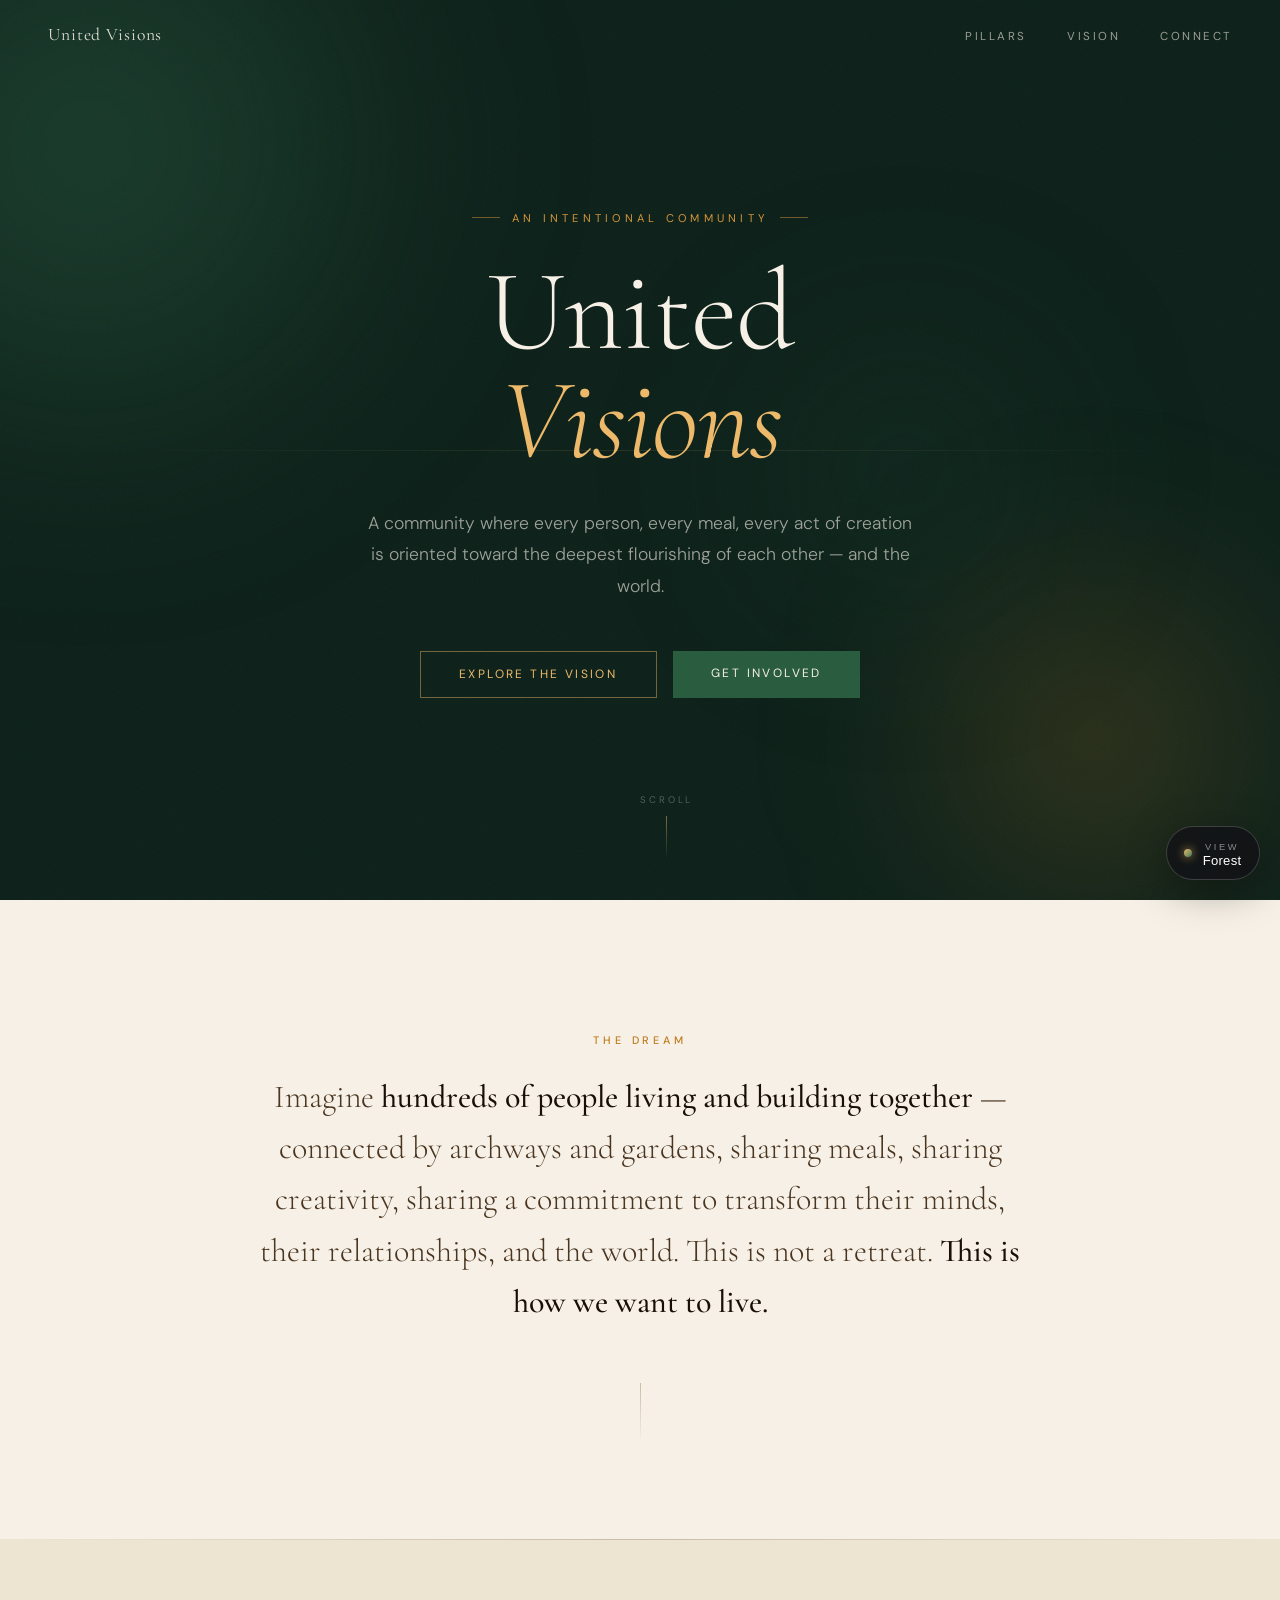
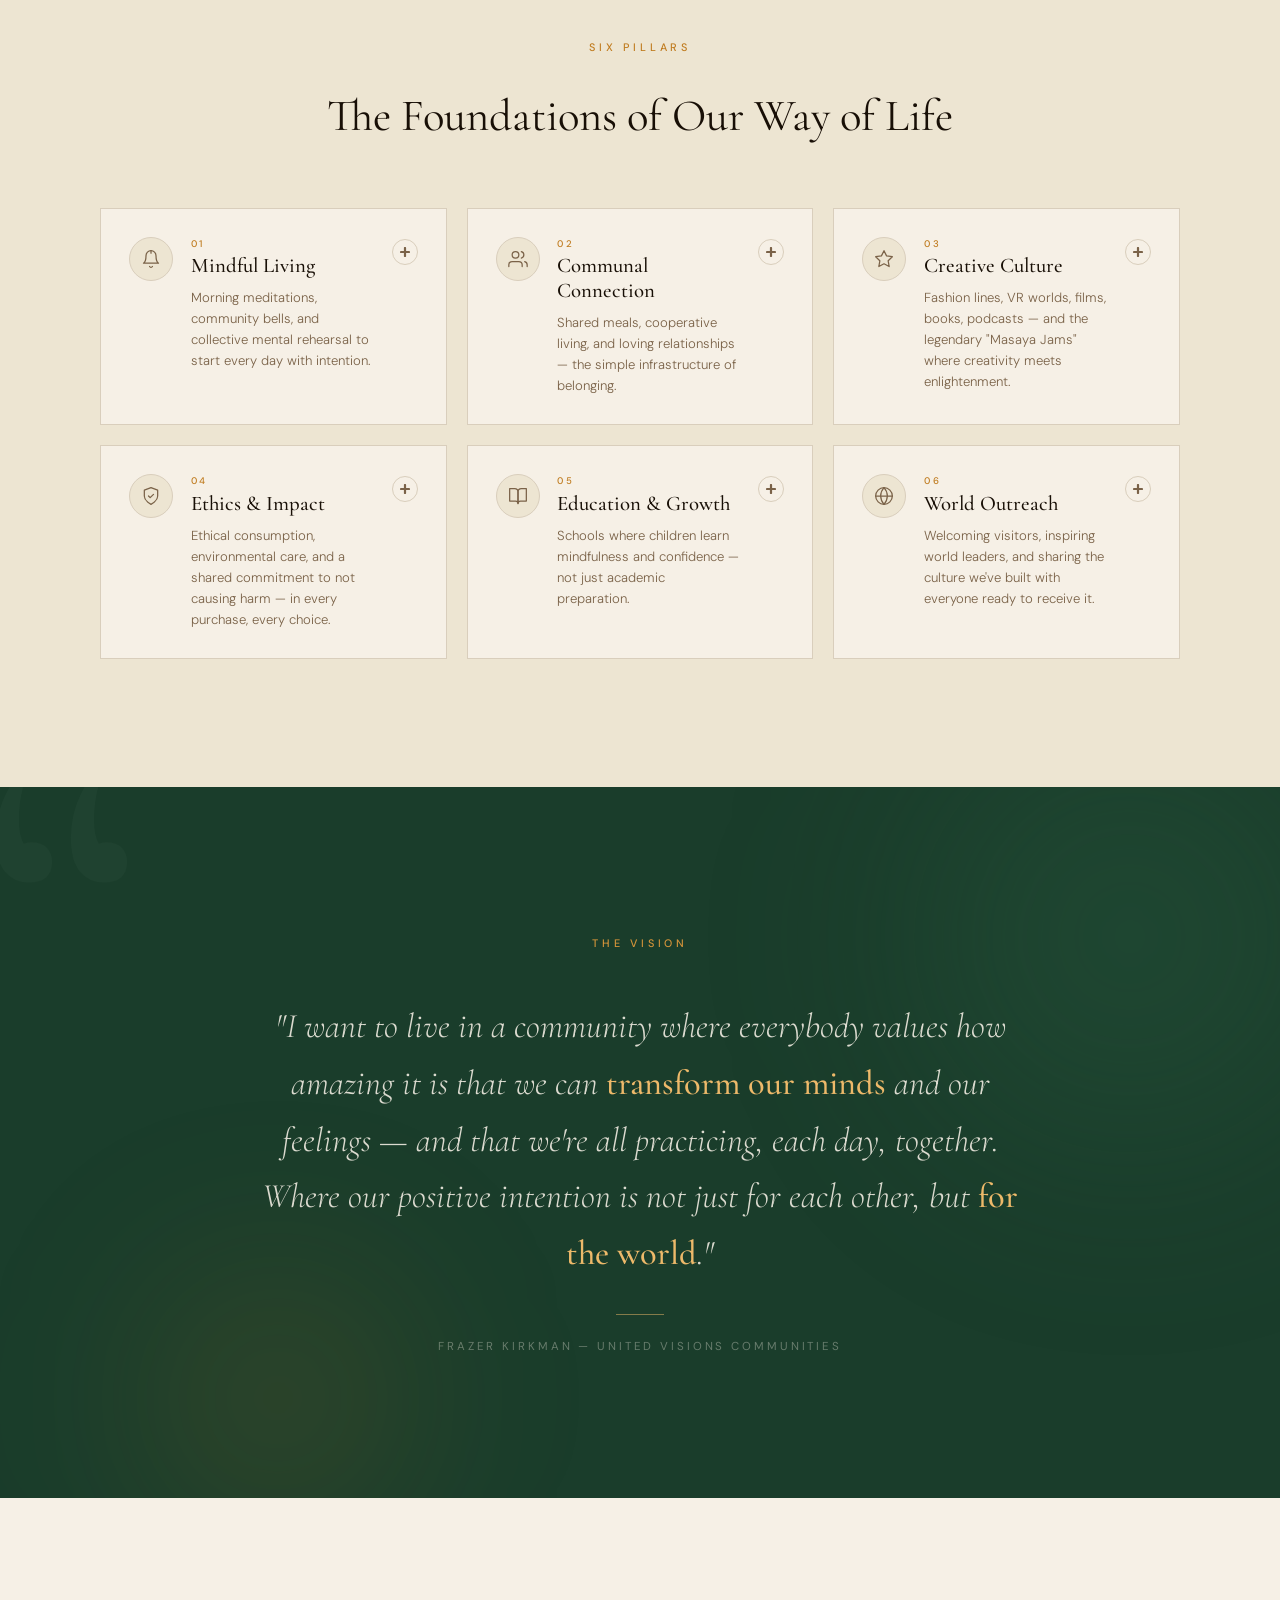
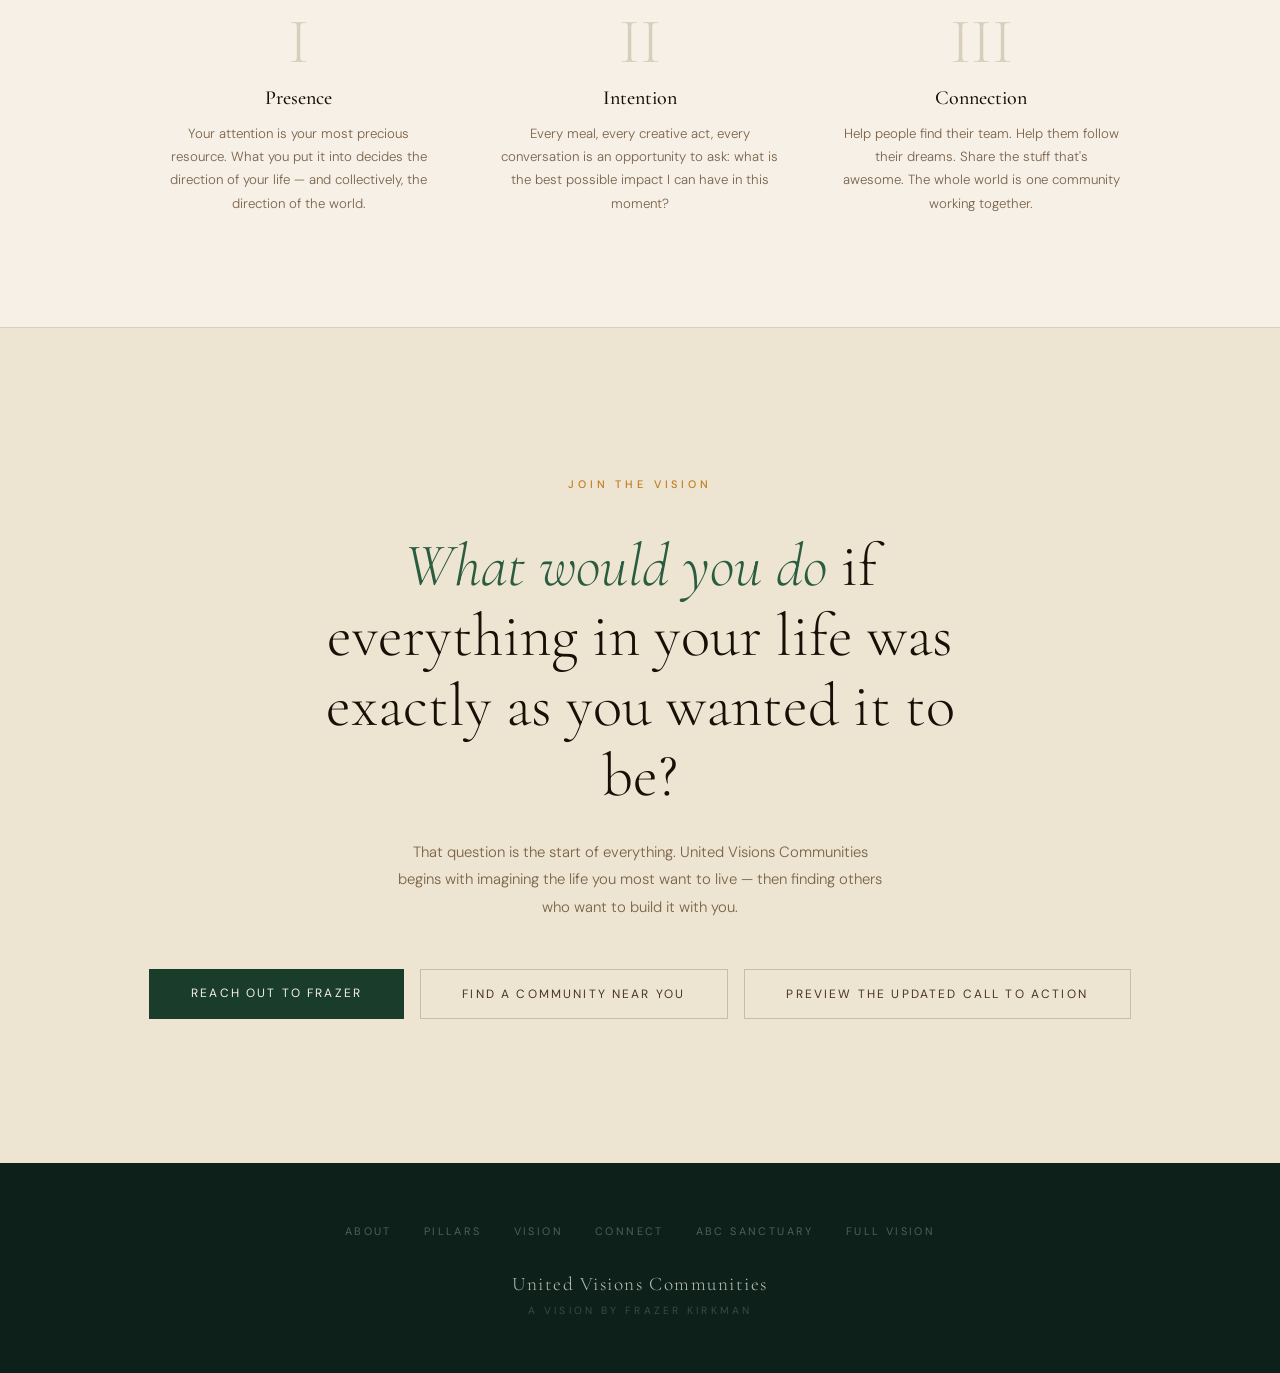
<file: index.html>
<!DOCTYPE html>
<html lang="en">

<head>
  <meta charset="UTF-8">
  <meta name="viewport" content="width=device-width, initial-scale=1.0">
  <title>United Visions Communities</title>
  <link rel="preconnect" href="https://fonts.googleapis.com">
  <link rel="preconnect" href="https://fonts.gstatic.com" crossorigin>
  <link
    href="https://fonts.googleapis.com/css2?family=Cormorant+Garamond:ital,wght@0,300;0,400;0,500;0,600;1,300;1,400;1,500&family=DM+Sans:ital,opsz,wght@0,9..40,300;0,9..40,400;0,9..40,500;1,9..40,300&family=Space+Grotesk:wght@300;400;500;700&family=Playfair+Display:ital,wght@0,400;0,700;0,900;1,400;1,700&family=Archivo+Black&family=Libre+Franklin:wght@300;400;600;800&family=JetBrains+Mono:wght@300;400;700&family=Fraunces:ital,opsz,wght@0,9..144,300;0,9..144,400;0,9..144,600;1,9..144,400&display=swap"
    rel="stylesheet">

  <!-- ════════════════════════════════════════════════════════════
       CSS ZEN GARDEN STYLE: the markup below never changes.
       Every "view" is a separate stylesheet in /views that restyles
       the exact same HTML. The switcher (bottom-right) swaps them.
       ════════════════════════════════════════════════════════════ -->
  <link id="zen-theme" rel="stylesheet" href="views/forest.css">

  <!-- The switcher chrome is intentionally theme-independent so it
       stays usable on every design. -->
  <style>
    .zen-switch {
      position: fixed;
      right: 1.25rem;
      bottom: 1.25rem;
      z-index: 9999;
      font-family: 'DM Sans', system-ui, sans-serif;
    }

    .zen-switch * {
      box-sizing: border-box;
    }

    .zen-switch-toggle {
      display: flex;
      align-items: center;
      gap: 0.65rem;
      padding: 0.7rem 1.1rem;
      border: 1px solid rgba(255, 255, 255, 0.18);
      border-radius: 999px;
      background: rgba(18, 18, 22, 0.82);
      backdrop-filter: blur(14px);
      -webkit-backdrop-filter: blur(14px);
      color: #fff;
      cursor: pointer;
      box-shadow: 0 10px 40px rgba(0, 0, 0, 0.35);
      transition: transform 0.25s ease, background 0.25s ease;
    }

    .zen-switch-toggle:hover {
      transform: translateY(-2px);
      background: rgba(28, 28, 34, 0.92);
    }

    .zen-switch-label {
      font-size: 0.58rem;
      letter-spacing: 0.28em;
      text-transform: uppercase;
      color: rgba(255, 255, 255, 0.5);
    }

    .zen-switch-current {
      font-size: 0.82rem;
      font-weight: 500;
      letter-spacing: 0.02em;
    }

    .zen-switch-dot {
      width: 8px;
      height: 8px;
      border-radius: 50%;
      background: linear-gradient(135deg, #edb96a, #3d7a58);
      box-shadow: 0 0 10px rgba(237, 185, 106, 0.8);
    }

    .zen-switch-panel {
      position: absolute;
      right: 0;
      bottom: calc(100% + 0.75rem);
      width: 290px;
      padding: 0.75rem;
      border: 1px solid rgba(255, 255, 255, 0.14);
      border-radius: 16px;
      background: rgba(18, 18, 22, 0.92);
      backdrop-filter: blur(18px);
      -webkit-backdrop-filter: blur(18px);
      box-shadow: 0 20px 60px rgba(0, 0, 0, 0.45);
      opacity: 0;
      visibility: hidden;
      transform: translateY(10px) scale(0.98);
      transform-origin: bottom right;
      transition: opacity 0.22s ease, transform 0.22s ease, visibility 0.22s;
    }

    .zen-switch.open .zen-switch-panel {
      opacity: 1;
      visibility: visible;
      transform: translateY(0) scale(1);
    }

    .zen-switch-head {
      font-size: 0.58rem;
      letter-spacing: 0.22em;
      text-transform: uppercase;
      color: rgba(255, 255, 255, 0.45);
      padding: 0.4rem 0.6rem 0.7rem;
    }

    .zen-switch-head span {
      display: block;
      margin-top: 0.25rem;
      letter-spacing: 0.02em;
      text-transform: none;
      font-size: 0.62rem;
      color: rgba(255, 255, 255, 0.3);
    }

    .zen-switch-panel ul {
      list-style: none;
      margin: 0;
      padding: 0;
      display: flex;
      flex-direction: column;
      gap: 0.2rem;
    }

    .zen-opt {
      width: 100%;
      display: flex;
      flex-direction: column;
      align-items: flex-start;
      gap: 0.1rem;
      padding: 0.65rem 0.7rem;
      border: none;
      border-radius: 10px;
      background: transparent;
      color: #fff;
      text-align: left;
      cursor: pointer;
      transition: background 0.18s ease;
    }

    .zen-opt:hover {
      background: rgba(255, 255, 255, 0.08);
    }

    .zen-opt.active {
      background: rgba(255, 255, 255, 0.12);
    }

    .zen-opt-name {
      display: flex;
      align-items: center;
      gap: 0.5rem;
      font-size: 0.9rem;
      font-weight: 500;
    }

    .zen-opt-name::before {
      content: '';
      width: 7px;
      height: 7px;
      border-radius: 50%;
      background: var(--swatch, #888);
      flex-shrink: 0;
    }

    .zen-opt.active .zen-opt-name::after {
      content: '✓';
      margin-left: auto;
      font-size: 0.8rem;
      color: rgba(255, 255, 255, 0.7);
    }

    .zen-opt-desc {
      font-size: 0.68rem;
      color: rgba(255, 255, 255, 0.42);
      padding-left: 1.2rem;
    }

    @media (max-width: 760px) {
      .zen-switch-panel {
        width: min(290px, calc(100vw - 2.5rem));
      }
    }
  </style>
</head>

<body>

  <!-- NAV -->
  <nav id="nav">
    <a href="#top" class="nav-logo">United Visions</a>
    <ul class="nav-links">
      <li><a href="#pillars">Pillars</a></li>
      <li><a href="#vision">Vision</a></li>
      <li><a href="#connect">Connect</a></li>
    </ul>
  </nav>

  <!-- HERO -->
  <section class="hero" id="top">
    <div class="hero-canvas">
      <div class="orb orb-1"></div>
      <div class="orb orb-2"></div>
      <div class="orb orb-3"></div>
    </div>
    <div class="hero-grain"></div>
    <div class="hero-rule"></div>

    <div class="hero-content">
      <p class="hero-eyebrow">An Intentional Community</p>
      <h1 class="hero-title">
        United
        <span class="line-italic">Visions</span>
      </h1>
      <p class="hero-tagline">
        A community where every person, every meal, every act of creation is oriented toward the deepest flourishing of
        each other — and the world.
      </p>
      <div class="hero-cta-wrap">
        <a href="#pillars" class="btn-ghost">Explore the Vision</a>
        <a href="#connect" class="btn-solid">Get Involved</a>
      </div>
    </div>

    <div class="hero-scroll">
      <span>Scroll</span>
      <div class="scroll-stem"></div>
    </div>
  </section>

  <!-- INTRO -->
  <section class="intro" id="about">
    <div class="intro-inner reveal">
      <span class="eyebrow">The Dream</span>
      <p class="intro-body">
        Imagine <strong>hundreds of people living and building together</strong> — connected by archways and gardens,
        sharing meals, sharing creativity, sharing a commitment to transform their minds, their relationships, and the
        world.
        This is not a retreat. <strong>This is how we want to live.</strong>
      </p>
      <div class="intro-divider"></div>
    </div>
  </section>

  <!-- PILLARS -->
  <section class="pillars" id="pillars">
    <div class="section-head reveal">
      <span class="eyebrow">Six Pillars</span>
      <h2 class="section-title">The Foundations of Our Way of Life</h2>
    </div>

    <div class="grid">

      <!-- 1 – Mindful Living -->
      <div class="card reveal reveal-d1">
        <div class="card-accent"></div>
        <div class="card-head">
          <div class="card-icon">
            <!-- Bell -->
            <svg viewBox="0 0 24 24">
              <path d="M18 8A6 6 0 0 0 6 8c0 7-3 9-3 9h18s-3-2-3-9" />
              <path d="M13.73 21a2 2 0 0 1-3.46 0" />
              <line x1="12" y1="2" x2="12" y2="5" />
            </svg>
          </div>
          <div class="card-meta">
            <div class="card-num">01</div>
            <h3 class="card-title">Mindful Living</h3>
            <p class="card-teaser">Morning meditations, community bells, and collective mental rehearsal to start every
              day with intention.</p>
          </div>
          <div class="card-toggle">
            <svg viewBox="0 0 10 10">
              <line x1="5" y1="1" x2="5" y2="9" />
              <line x1="1" y1="5" x2="9" y2="5" />
            </svg>
          </div>
        </div>
        <div class="card-body">
          <div class="card-body-inner">
            <p class="card-pullquote">"The whole community comes in excited to level up their mind."</p>
            <p>Each day begins with a shared meditation — not a quiet, solitary act, but a collective experience with
              epic bells, dramatic lighting, and the energy of hundreds of people orienting themselves toward their
              highest potential.</p>
            <p>Compassion meditation is a daily practice. You move through the community and feel genuinely loved, cared
              for, and supported — not by chance, but because everyone has cultivated that quality of presence together.
            </p>
            <p>Mental rehearsal and positive visualization are woven into everyday rhythms. We rehearse who we want to
              be, not just what we want to accomplish.</p>
          </div>
        </div>
      </div>

      <!-- 2 – Communal Connection -->
      <div class="card reveal reveal-d2">
        <div class="card-accent"></div>
        <div class="card-head">
          <div class="card-icon">
            <!-- Users -->
            <svg viewBox="0 0 24 24">
              <path d="M17 21v-2a4 4 0 0 0-4-4H5a4 4 0 0 0-4 4v2" />
              <circle cx="9" cy="7" r="4" />
              <path d="M23 21v-2a4 4 0 0 0-3-3.87" />
              <path d="M16 3.13a4 4 0 0 1 0 7.75" />
            </svg>
          </div>
          <div class="card-meta">
            <div class="card-num">02</div>
            <h3 class="card-title">Communal Connection</h3>
            <p class="card-teaser">Shared meals, cooperative living, and loving relationships — the simple
              infrastructure of belonging.</p>
          </div>
          <div class="card-toggle">
            <svg viewBox="0 0 10 10">
              <line x1="5" y1="1" x2="5" y2="9" />
              <line x1="1" y1="5" x2="9" y2="5" />
            </svg>
          </div>
        </div>
        <div class="card-body">
          <div class="card-body-inner">
            <p class="card-pullquote">"You're on the roster once every couple of weeks — you make something great, share
              it with everybody, and every other meal is shared with you."</p>
            <p>Communal living radically simplifies the logistics of daily life. Freed from cooking three meals a day
              alone, you have energy and attention for what matters most. The shared kitchen becomes a place of
              creativity and generosity.</p>
            <p>Beautiful architecture with archways and hanging gardens connects building to building. The physical
              environment is intentionally designed so chance encounters are beautiful, and solitude is always available
              when needed.</p>
            <p>Gyms, sports grounds, a movie theater — the amenities of a rich life, shared rather than individually
              owned. Community is not a compromise. It's an upgrade.</p>
          </div>
        </div>
      </div>

      <!-- 3 – Creative Culture -->
      <div class="card reveal reveal-d3">
        <div class="card-accent"></div>
        <div class="card-head">
          <div class="card-icon">
            <!-- Sparkle / Star -->
            <svg viewBox="0 0 24 24">
              <polygon
                points="12 2 15.09 8.26 22 9.27 17 14.14 18.18 21.02 12 17.77 5.82 21.02 7 14.14 2 9.27 8.91 8.26 12 2" />
            </svg>
          </div>
          <div class="card-meta">
            <div class="card-num">03</div>
            <h3 class="card-title">Creative Culture</h3>
            <p class="card-teaser">Fashion lines, VR worlds, films, books, podcasts — and the legendary "Masaya Jams"
              where creativity meets enlightenment.</p>
          </div>
          <div class="card-toggle">
            <svg viewBox="0 0 10 10">
              <line x1="5" y1="1" x2="5" y2="9" />
              <line x1="1" y1="5" x2="9" y2="5" />
            </svg>
          </div>
        </div>
        <div class="card-body">
          <div class="card-body-inner">
            <p class="card-pullquote">"Imagine you spending some time just role-playing being as expressive and as
              enlightening as you can."</p>
            <p>Masaya Jams are live community sessions where cameras roll and everyone is encouraged to inhabit the
              kindest, most awesome, wildest version of themselves — like theater games, but the goal is enlightenment.
              The output is something worth sharing with the world.</p>
            <p>The community actively creates: fashion lines where the imagery makes people feel love for all beings; VR
              worlds built collaboratively in an afternoon; films, TV shows, books, and podcasts carrying a clear
              intention toward human flourishing.</p>
            <p>Music, art, and the words in our spaces are chosen intentionally. Lyrics that lift. Visuals that inspire.
              The culture we make together can be exported everywhere.</p>
          </div>
        </div>
      </div>

      <!-- 4 – Ethics & Impact -->
      <div class="card reveal reveal-d4">
        <div class="card-accent"></div>
        <div class="card-head">
          <div class="card-icon">
            <!-- Shield check -->
            <svg viewBox="0 0 24 24">
              <path d="M12 22s8-4 8-10V5l-8-3-8 3v7c0 6 8 10 8 10z" />
              <polyline points="9 12 11 14 15 10" />
            </svg>
          </div>
          <div class="card-meta">
            <div class="card-num">04</div>
            <h3 class="card-title">Ethics & Impact</h3>
            <p class="card-teaser">Ethical consumption, environmental care, and a shared commitment to not causing harm
              — in every purchase, every choice.</p>
          </div>
          <div class="card-toggle">
            <svg viewBox="0 0 10 10">
              <line x1="5" y1="1" x2="5" y2="9" />
              <line x1="1" y1="5" x2="9" y2="5" />
            </svg>
          </div>
        </div>
        <div class="card-body">
          <div class="card-body-inner">
            <p class="card-pullquote">"We don't buy stuff from places where anyone was hurt — and we're kind to the
              environment."</p>
            <p>Ethics isn't a policy here — it's a shared value running through every decision. Where we source food.
              What we build with. How we engage the wider world. The community has agreed that its positive intention
              extends not just to each other, but to all living beings.</p>
            <p>Every member is excited not just to help one another, but to have a positive impact beyond these walls.
              We want everything we make, buy, eat, and create to be a net positive in the world.</p>
            <p>This is not austerity. Ethical living is joyful, beautiful, and abundant. It simply requires intention —
              and a community committed to holding each other to it, with kindness.</p>
          </div>
        </div>
      </div>

      <!-- 5 – Education & Growth -->
      <div class="card reveal reveal-d5">
        <div class="card-accent"></div>
        <div class="card-head">
          <div class="card-icon">
            <!-- Book open -->
            <svg viewBox="0 0 24 24">
              <path d="M2 3h6a4 4 0 0 1 4 4v14a3 3 0 0 0-3-3H2z" />
              <path d="M22 3h-6a4 4 0 0 0-4 4v14a3 3 0 0 1 3-3h7z" />
            </svg>
          </div>
          <div class="card-meta">
            <div class="card-num">05</div>
            <h3 class="card-title">Education & Growth</h3>
            <p class="card-teaser">Schools where children learn mindfulness and confidence — not just academic
              preparation.</p>
          </div>
          <div class="card-toggle">
            <svg viewBox="0 0 10 10">
              <line x1="5" y1="1" x2="5" y2="9" />
              <line x1="1" y1="5" x2="9" y2="5" />
            </svg>
          </div>
        </div>
        <div class="card-body">
          <div class="card-body-inner">
            <p class="card-pullquote">"A culture where people are actively helping everyone's mind be awesome is a very
              different culture."</p>
            <p>Our schools teach mindfulness, kindness, emotional confidence, and how to handle different scenarios with
              grace. Children mentally rehearse being their best selves — the same practice the adults use, taught from
              the very beginning.</p>
            <p>Consider the difference: in a school where no one teaches mental rehearsal, some children will naturally
              develop it and others will rehearse failure. We choose to deliberately bring every mind toward its highest
              potential.</p>
            <p>This extends beyond school: workplaces where teams practice positive visualization together, where
              friendships are loving and genuinely supportive. The whole environment is designed for flourishing.</p>
          </div>
        </div>
      </div>

      <!-- 6 – World Outreach -->
      <div class="card reveal reveal-d6">
        <div class="card-accent"></div>
        <div class="card-head">
          <div class="card-icon">
            <!-- Globe -->
            <svg viewBox="0 0 24 24">
              <circle cx="12" cy="12" r="10" />
              <line x1="2" y1="12" x2="22" y2="12" />
              <path d="M12 2a15.3 15.3 0 0 1 4 10 15.3 15.3 0 0 1-4 10 15.3 15.3 0 0 1-4-10 15.3 15.3 0 0 1 4-10z" />
            </svg>
          </div>
          <div class="card-meta">
            <div class="card-num">06</div>
            <h3 class="card-title">World Outreach</h3>
            <p class="card-teaser">Welcoming visitors, inspiring world leaders, and sharing the culture we've built with
              everyone ready to receive it.</p>
          </div>
          <div class="card-toggle">
            <svg viewBox="0 0 10 10">
              <line x1="5" y1="1" x2="5" y2="9" />
              <line x1="1" y1="5" x2="9" y2="5" />
            </svg>
          </div>
        </div>
        <div class="card-body">
          <div class="card-body-inner">
            <p class="card-pullquote">"How do we inspire filmmakers, sports stars, and world leaders to come practice
              meditation with us — and feel what it's like to envision a world where everybody cares?"</p>
            <p>United Visions is not a refuge from the world — it's a laboratory for it. Visitors come to experience the
              architecture, the food, the gardens, the art, and the rare feeling of being in a community truly oriented
              toward human flourishing.</p>
            <p>We actively look for ways to share what works. Creative culture, spiritual practices, ethical frameworks
              — the Masaya Jams are streamed, the films are released, the books are published.</p>
            <p>We encourage everyone to find or create their own intentional communities: to explore what resonates,
              practice their dreams, and discover that society itself becomes your commune when you approach it with
              real intention.</p>
          </div>
        </div>
      </div>

    </div>
  </section>

  <!-- VISION QUOTE -->
  <section class="vision" id="vision">
    <div class="vision-bg-mark" aria-hidden="true">&ldquo;</div>
    <div class="vision-orb vision-orb-1"></div>
    <div class="vision-orb vision-orb-2"></div>
    <div class="vision-inner reveal">
      <span class="eyebrow">The Vision</span>
      <blockquote class="vision-quote">
        "I want to live in a community where everybody values how amazing it is that we can <strong>transform our
          minds</strong> and our feelings — and that we're all practicing, each day, together. Where our positive
        intention is not just for each other, but <strong>for the world</strong>."
      </blockquote>
      <div class="vision-bar"></div>
      <p class="vision-attr">Frazer Kirkman &mdash; United Visions Communities</p>
    </div>
  </section>

  <!-- VALUES -->
  <section class="values">
    <div class="values-inner">
      <div class="value-item reveal reveal-d1">
        <span class="value-glyph">I</span>
        <div class="value-name">Presence</div>
        <p class="value-desc">Your attention is your most precious resource. What you put it into decides the direction
          of your life — and collectively, the direction of the world.</p>
      </div>
      <div class="value-item reveal reveal-d2">
        <span class="value-glyph">II</span>
        <div class="value-name">Intention</div>
        <p class="value-desc">Every meal, every creative act, every conversation is an opportunity to ask: what is the
          best possible impact I can have in this moment?</p>
      </div>
      <div class="value-item reveal reveal-d3">
        <span class="value-glyph">III</span>
        <div class="value-name">Connection</div>
        <p class="value-desc">Help people find their team. Help them follow their dreams. Share the stuff that's
          awesome. The whole world is one community working together.</p>
      </div>
    </div>
  </section>

  <!-- CTA -->
  <section class="cta" id="connect">
    <span class="eyebrow reveal">Join the Vision</span>
    <h2 class="cta-title reveal"><em>What would you do</em> if everything in your life was exactly as you wanted it to
      be?</h2>
    <p class="cta-body reveal">
      That question is the start of everything. United Visions Communities begins with imagining the life you most want
      to live — then finding others who want to build it with you.
    </p>
    <div class="cta-btns reveal">
      <a href="mailto:frazer@unitedvisions.org" class="btn-forest">Reach Out to Frazer</a>
      <a href="https://www.ic.org" target="_blank" rel="noopener noreferrer" class="btn-outline">Find a Community Near
        You</a>
      <a href="index-cta-review.html" class="btn-outline">Preview the Updated Call to Action</a>
    </div>
  </section>

  <!-- FOOTER -->
  <footer>
    <ul class="footer-links">
      <li><a href="#about">About</a></li>
      <li><a href="#pillars">Pillars</a></li>
      <li><a href="#vision">Vision</a></li>
      <li><a href="#connect">Connect</a></li>
      <li><a href="abc.html">ABC Sanctuary</a></li>
      <li><a href="full-vision.html">Full Vision</a></li>
    </ul>
    <p class="footer-logo">United Visions Communities</p>
    <p class="footer-sub">A vision by Frazer Kirkman</p>
  </footer>

  <!-- ── DESIGN SWITCHER (Zen Garden style) ───────────────────── -->
  <div class="zen-switch" id="zenSwitch">
    <button class="zen-switch-toggle" id="zenToggle" aria-haspopup="true" aria-expanded="false">
      <span class="zen-switch-dot"></span>
      <span>
        <span class="zen-switch-label">View</span><br>
        <span class="zen-switch-current" id="zenCurrent">Forest</span>
      </span>
    </button>
    <div class="zen-switch-panel" id="zenPanel" role="menu">
      <p class="zen-switch-head">Select a design<span>One page, one set of words — many skins.</span></p>
      <ul>
        <li>
          <button class="zen-opt" data-theme="forest" data-name="Forest" style="--swatch:#3d7a58" role="menuitem">
            <span class="zen-opt-name">Forest</span>
            <span class="zen-opt-desc">Atmospheric serif · warm &amp; earthy</span>
          </button>
        </li>
        <li>
          <button class="zen-opt" data-theme="noir" data-name="Noir" style="--swatch:#000" role="menuitem">
            <span class="zen-opt-name">Noir</span>
            <span class="zen-opt-desc">Brutalist monospace · black &amp; white</span>
          </button>
        </li>
        <li>
          <button class="zen-opt" data-theme="press" data-name="Press" style="--swatch:#b8472f" role="menuitem">
            <span class="zen-opt-name">Press</span>
            <span class="zen-opt-desc">Editorial print · newspaper columns</span>
          </button>
        </li>
        <li>
          <button class="zen-opt" data-theme="aurora" data-name="Aurora" style="--swatch:#8b5cf6" role="menuitem">
            <span class="zen-opt-name">Aurora</span>
            <span class="zen-opt-desc">Neon cyber · glassy dark glow</span>
          </button>
        </li>
        <li>
          <button class="zen-opt" data-theme="bauhaus" data-name="Bauhaus" style="--swatch:#e63946" role="menuitem">
            <span class="zen-opt-name">Bauhaus</span>
            <span class="zen-opt-desc">Geometric · bold primary blocks</span>
          </button>
        </li>
      </ul>
    </div>
  </div>

  <script>
    // ── Nav scroll state
    const nav = document.getElementById('nav');
    window.addEventListener('scroll', () => {
      nav.classList.toggle('scrolled', window.scrollY > 60);
    }, { passive: true });

    // ── Card expand / collapse
    document.querySelectorAll('.card').forEach(card => {
      card.addEventListener('click', () => {
        const isOpen = card.classList.contains('open');
        document.querySelectorAll('.card').forEach(c => c.classList.remove('open'));
        if (!isOpen) card.classList.add('open');
      });
    });

    // ── Scroll-reveal via IntersectionObserver
    const io = new IntersectionObserver((entries) => {
      entries.forEach(e => {
        if (e.isIntersecting) {
          e.target.classList.add('in');
          io.unobserve(e.target);
        }
      });
    }, { threshold: 0.12 });

    document.querySelectorAll('.reveal').forEach(el => io.observe(el));

    // ── Smooth scroll for in-page anchor links
    document.querySelectorAll('a[href^="#"]').forEach(a => {
      a.addEventListener('click', e => {
        const target = document.querySelector(a.getAttribute('href'));
        if (target) {
          e.preventDefault();
          target.scrollIntoView({ behavior: 'smooth' });
        }
      });
    });

    // ── Design switcher (Zen Garden style: swap the stylesheet, keep the markup)
    (function () {
      const KEY = 'uv-zen-view';
      const themeLink = document.getElementById('zen-theme');
      const sw = document.getElementById('zenSwitch');
      const toggle = document.getElementById('zenToggle');
      const panel = document.getElementById('zenPanel');
      const current = document.getElementById('zenCurrent');
      const opts = Array.from(document.querySelectorAll('.zen-opt'));

      function apply(theme, name) {
        themeLink.href = 'views/' + theme + '.css';
        current.textContent = name;
        opts.forEach(o => o.classList.toggle('active', o.dataset.theme === theme));
        try { localStorage.setItem(KEY, theme); } catch (e) { }
      }

      opts.forEach(o => {
        o.addEventListener('click', () => {
          apply(o.dataset.theme, o.dataset.name);
          sw.classList.remove('open');
          toggle.setAttribute('aria-expanded', 'false');
        });
      });

      toggle.addEventListener('click', (e) => {
        e.stopPropagation();
        const open = sw.classList.toggle('open');
        toggle.setAttribute('aria-expanded', open ? 'true' : 'false');
      });

      document.addEventListener('click', (e) => {
        if (!sw.contains(e.target)) {
          sw.classList.remove('open');
          toggle.setAttribute('aria-expanded', 'false');
        }
      });

      // Restore last choice
      let saved = 'forest';
      try { saved = localStorage.getItem(KEY) || 'forest'; } catch (e) { }
      const savedOpt = opts.find(o => o.dataset.theme === saved) || opts[0];
      apply(savedOpt.dataset.theme, savedOpt.dataset.name);
    })();
  </script>

</body>

</html>
</file>
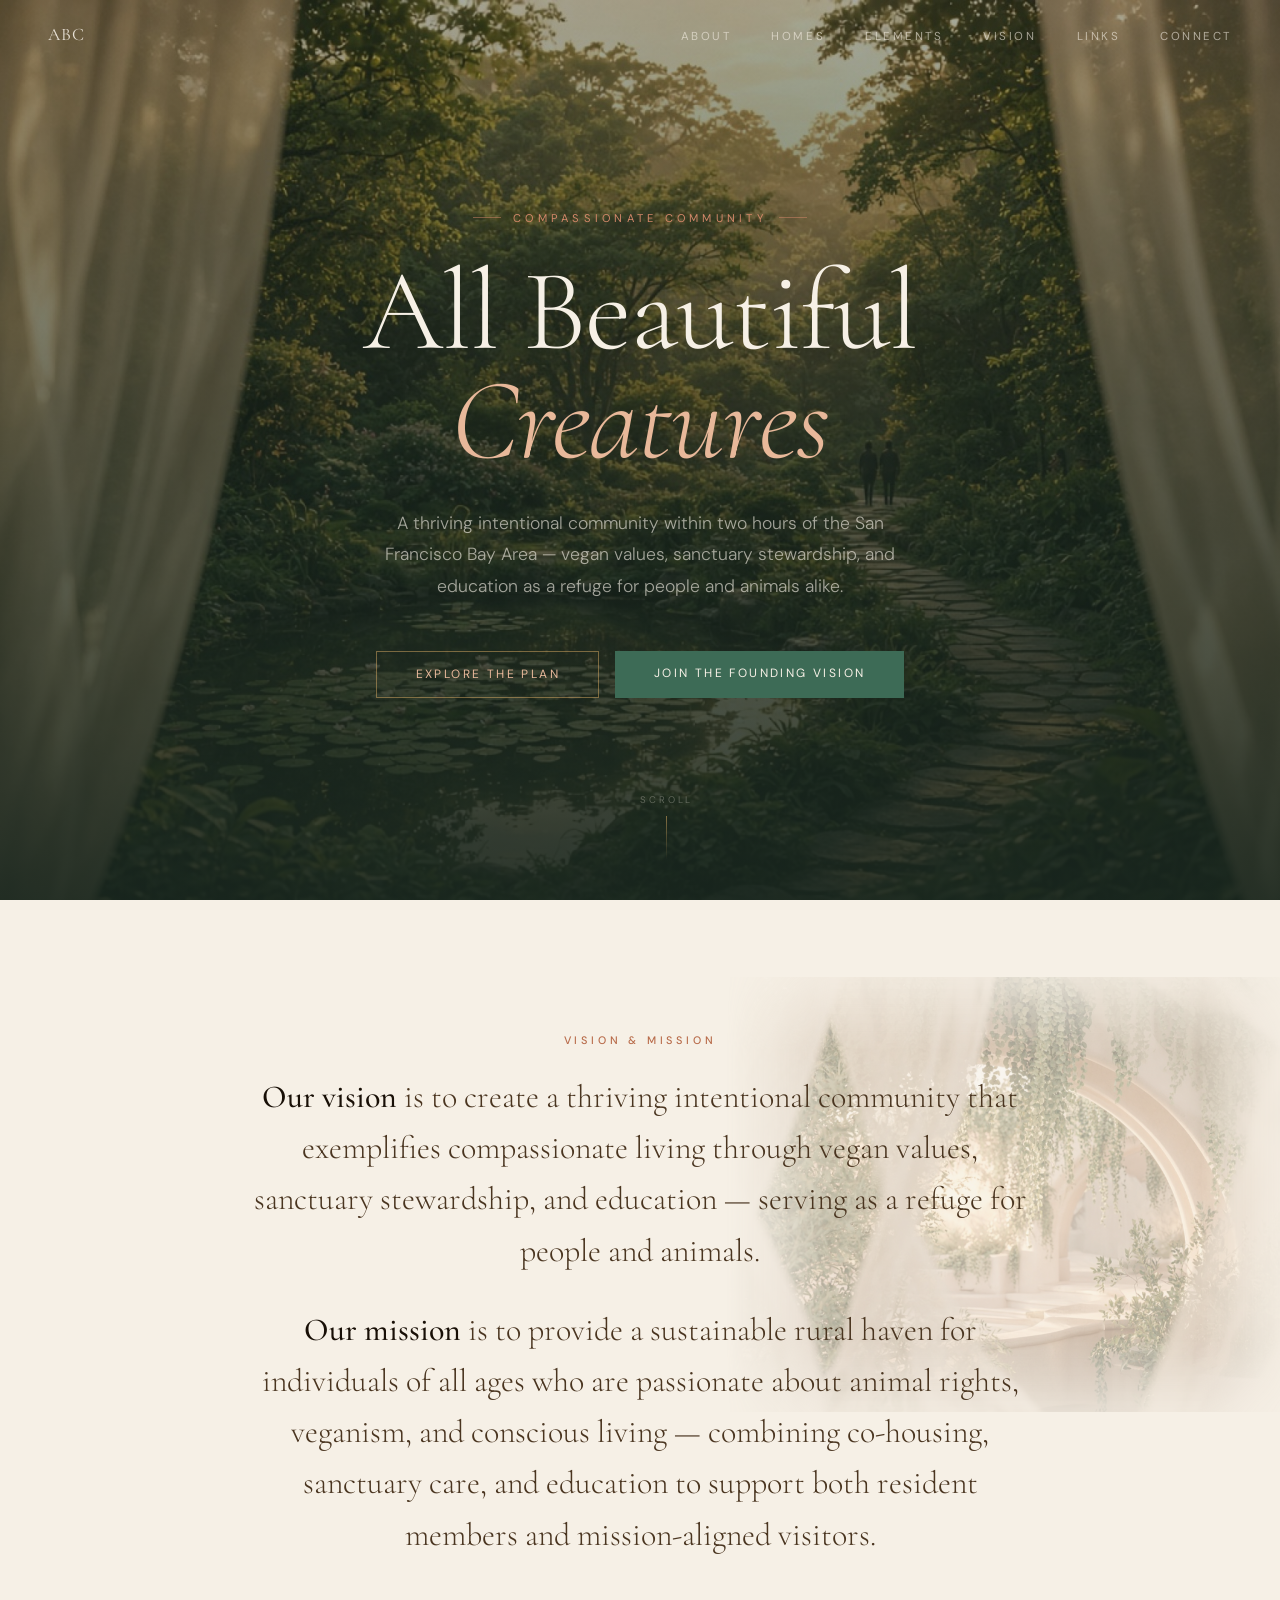
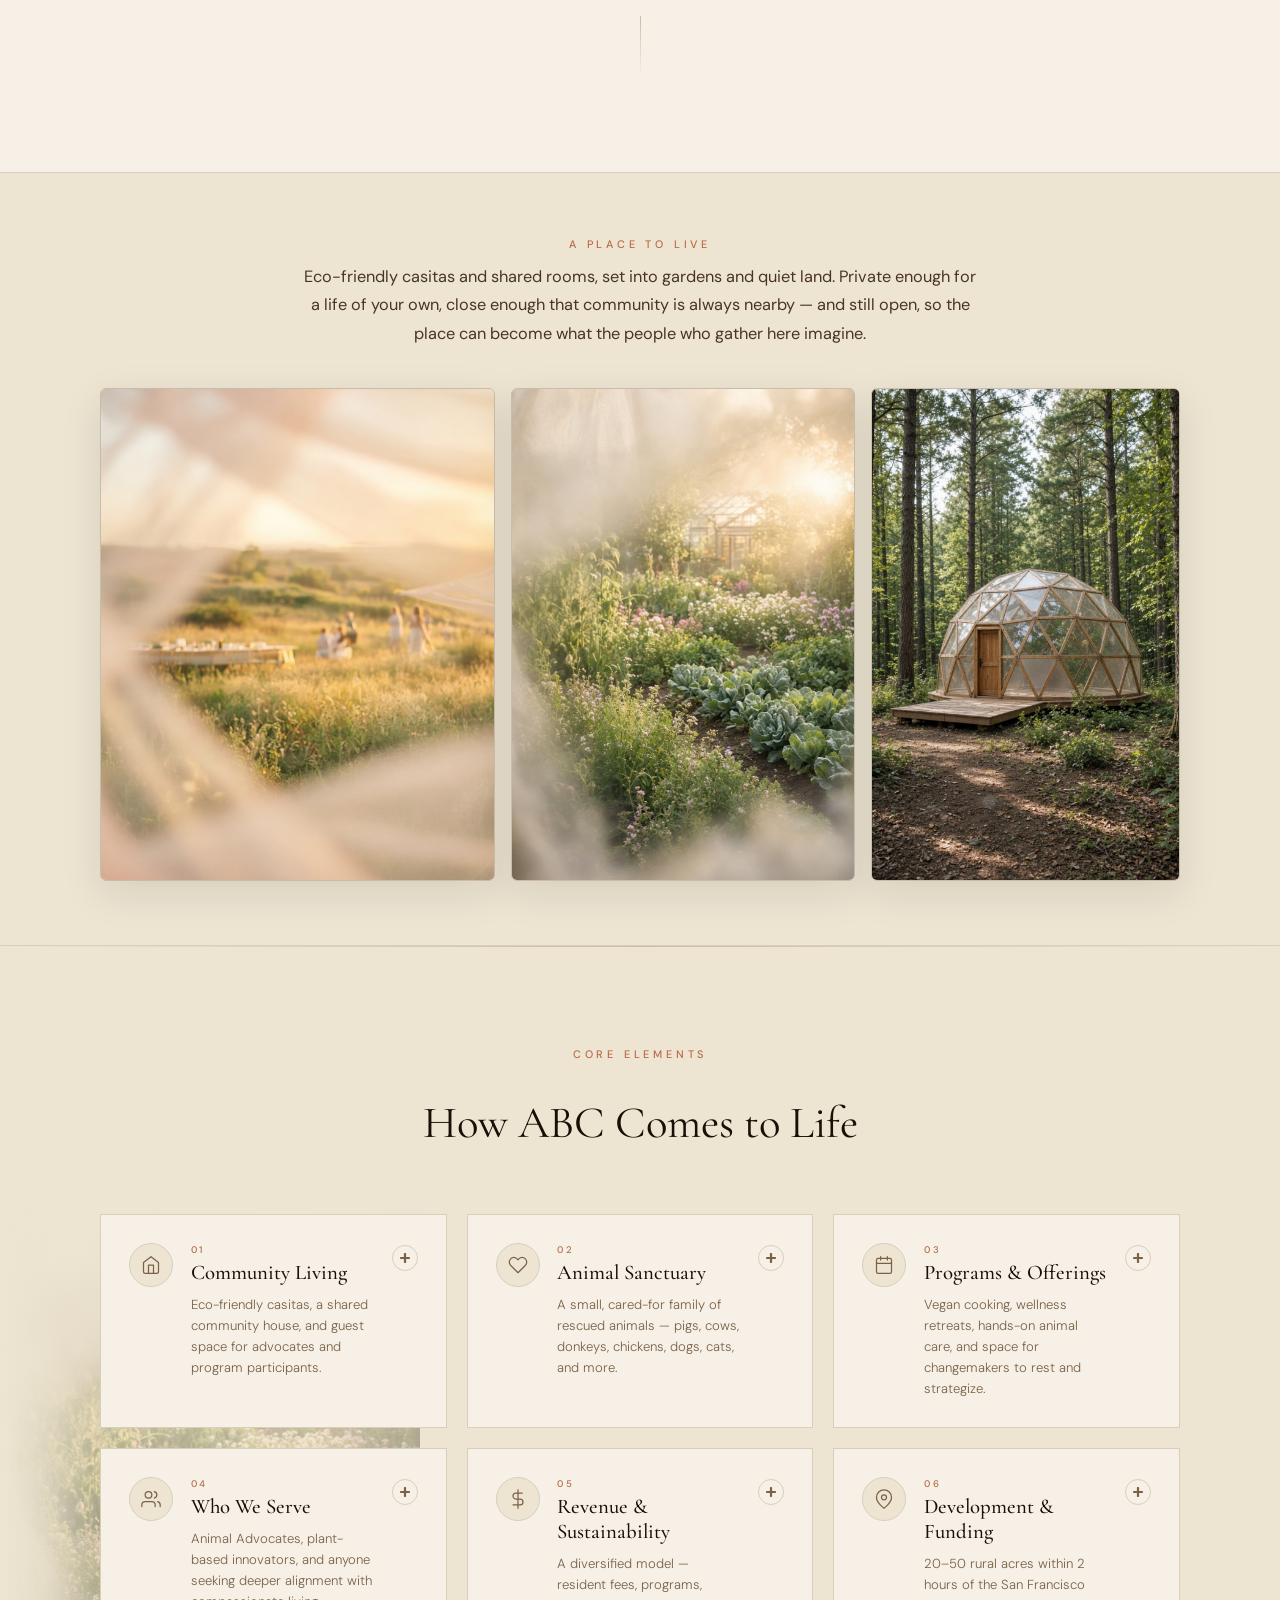
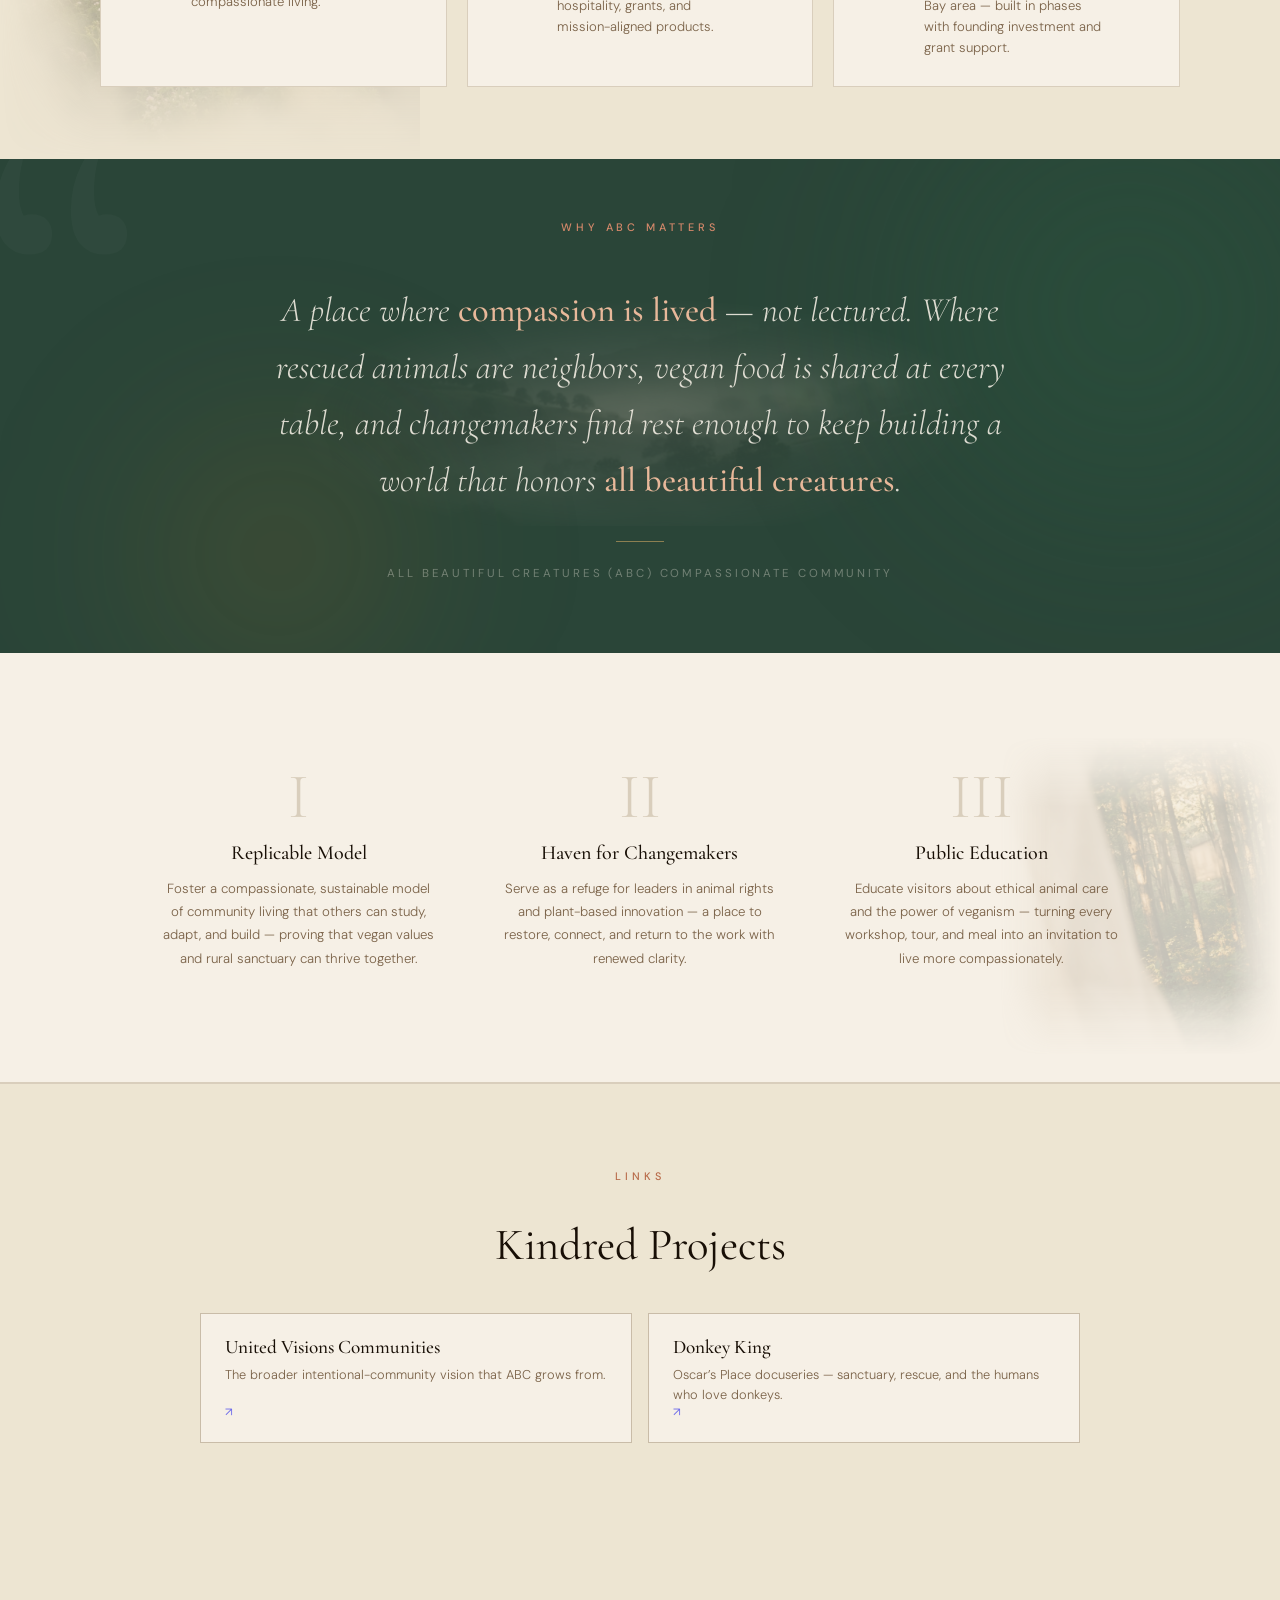
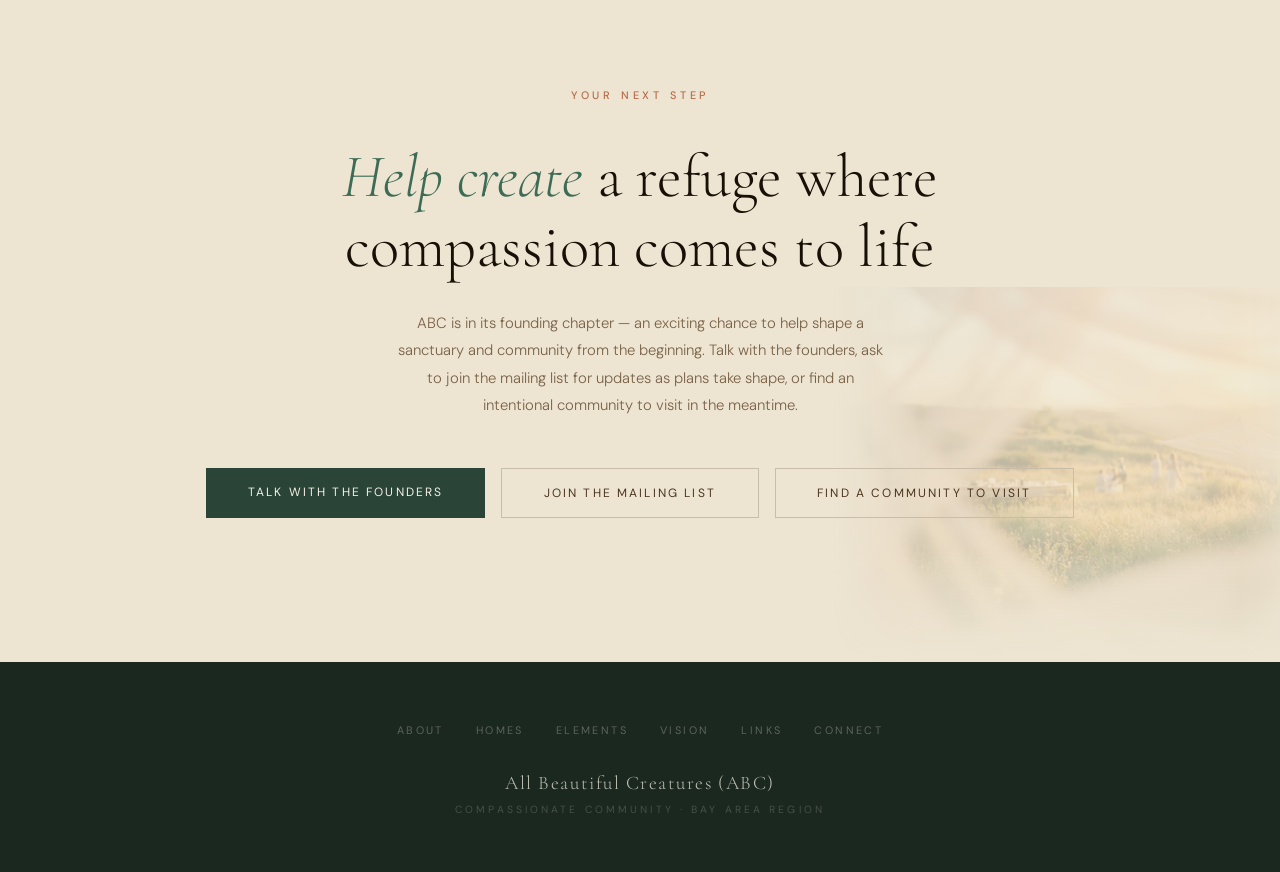
<file: abc-cta-review.html>
<!DOCTYPE html>
<html lang="en">

<head>
  <meta charset="UTF-8">
  <meta name="viewport" content="width=device-width, initial-scale=1.0">
  <title>All Beautiful Creatures — Compassionate Community</title>
  <meta name="description"
    content="ABC: an intentional vegan community and animal sanctuary within two hours of the San Francisco Bay Area.">
  <link rel="preconnect" href="https://fonts.googleapis.com">
  <link rel="preconnect" href="https://fonts.gstatic.com" crossorigin>
  <link
    href="https://fonts.googleapis.com/css2?family=Cormorant+Garamond:ital,wght@0,300;0,400;0,500;0,600;1,300;1,400;1,500&family=DM+Sans:ital,opsz,wght@0,9..40,300;0,9..40,400;0,9..40,500;1,9..40,300&family=Space+Grotesk:wght@300;400;500;700&family=Playfair+Display:ital,wght@0,400;0,700;0,900;1,400;1,700&family=Archivo+Black&family=Libre+Franklin:wght@300;400;600;800&family=JetBrains+Mono:wght@300;400;700&display=swap"
    rel="stylesheet">

  <link id="zen-theme" rel="stylesheet" href="views/sanctuary.css">
  <link rel="preload" as="image" href="images/previews/gauze-community.jpg" fetchpriority="high">

  <style>
    .zen-switch {
      position: fixed;
      right: 1.25rem;
      bottom: 1.25rem;
      z-index: 9999;
      font-family: 'DM Sans', system-ui, sans-serif;
    }

    .zen-switch * {
      box-sizing: border-box;
    }

    .zen-switch-toggle {
      display: flex;
      align-items: center;
      gap: 0.65rem;
      padding: 0.7rem 1.1rem;
      border: 1px solid rgba(255, 255, 255, 0.18);
      border-radius: 999px;
      background: rgba(18, 18, 22, 0.82);
      backdrop-filter: blur(14px);
      -webkit-backdrop-filter: blur(14px);
      color: #fff;
      cursor: pointer;
      box-shadow: 0 10px 40px rgba(0, 0, 0, 0.35);
      transition: transform 0.25s ease, background 0.25s ease;
    }

    .zen-switch-toggle:hover {
      transform: translateY(-2px);
      background: rgba(28, 28, 34, 0.92);
    }

    .zen-switch-label {
      font-size: 0.58rem;
      letter-spacing: 0.28em;
      text-transform: uppercase;
      color: rgba(255, 255, 255, 0.5);
    }

    .zen-switch-current {
      font-size: 0.82rem;
      font-weight: 500;
    }

    .zen-switch-dot {
      width: 8px;
      height: 8px;
      border-radius: 50%;
      background: linear-gradient(135deg, #e8b89a, #5d9478);
      box-shadow: 0 0 10px rgba(93, 148, 120, 0.8);
    }

    .zen-switch-panel {
      position: absolute;
      right: 0;
      bottom: calc(100% + 0.75rem);
      width: 300px;
      padding: 0.75rem;
      border: 1px solid rgba(255, 255, 255, 0.14);
      border-radius: 16px;
      background: rgba(18, 18, 22, 0.92);
      backdrop-filter: blur(18px);
      -webkit-backdrop-filter: blur(18px);
      box-shadow: 0 20px 60px rgba(0, 0, 0, 0.45);
      opacity: 0;
      visibility: hidden;
      transform: translateY(10px) scale(0.98);
      transform-origin: bottom right;
      transition: opacity 0.22s ease, transform 0.22s ease, visibility 0.22s;
    }

    .zen-switch.open .zen-switch-panel {
      opacity: 1;
      visibility: visible;
      transform: translateY(0) scale(1);
    }

    .zen-switch-head {
      font-size: 0.58rem;
      letter-spacing: 0.22em;
      text-transform: uppercase;
      color: rgba(255, 255, 255, 0.45);
      padding: 0.4rem 0.6rem 0.7rem;
    }

    .zen-switch-head span {
      display: block;
      margin-top: 0.25rem;
      letter-spacing: 0.02em;
      text-transform: none;
      font-size: 0.62rem;
      color: rgba(255, 255, 255, 0.3);
    }

    .zen-switch-panel ul {
      list-style: none;
      margin: 0;
      padding: 0;
      display: flex;
      flex-direction: column;
      gap: 0.2rem;
    }

    .zen-opt {
      width: 100%;
      display: flex;
      flex-direction: column;
      align-items: flex-start;
      gap: 0.1rem;
      padding: 0.65rem 0.7rem;
      border: none;
      border-radius: 10px;
      background: transparent;
      color: #fff;
      text-align: left;
      cursor: pointer;
      transition: background 0.18s ease;
    }

    .zen-opt:hover {
      background: rgba(255, 255, 255, 0.08);
    }

    .zen-opt.active {
      background: rgba(255, 255, 255, 0.12);
    }

    .zen-opt-name {
      display: flex;
      align-items: center;
      gap: 0.5rem;
      font-size: 0.9rem;
      font-weight: 500;
      width: 100%;
    }

    .zen-opt-name::before {
      content: '';
      width: 7px;
      height: 7px;
      border-radius: 50%;
      background: var(--swatch, #888);
      flex-shrink: 0;
    }

    .zen-opt.active .zen-opt-name::after {
      content: '✓';
      margin-left: auto;
      font-size: 0.8rem;
      color: rgba(255, 255, 255, 0.7);
    }

    .zen-opt-desc {
      font-size: 0.68rem;
      color: rgba(255, 255, 255, 0.42);
      padding-left: 1.2rem;
    }

    @media (max-width: 760px) {
      .zen-switch-panel {
        width: min(300px, calc(100vw - 2.5rem));
      }
    }

    .intro-body-follow {
      margin-top: 1.75rem;
    }

    /* Hero background */
    .hero.hero--imaged {
      background: var(--forest-deep, #1a2820);
    }

    .hero.hero--imaged .hero-canvas,
    .hero.hero--imaged .hero-grain,
    .hero.hero--imaged .hero-rule,
    .hero.hero--imaged .orb {
      display: none;
    }

    .hero-bg-photo {
      position: absolute;
      inset: 0;
      background:
        linear-gradient(to bottom, rgba(26, 40, 32, 0.38) 0%, rgba(26, 40, 32, 0.68) 55%, rgba(26, 40, 32, 0.9) 100%),
        url('images/previews/gauze-community.jpg') center 42% / cover no-repeat;
      pointer-events: none;
      transition: filter 0.45s ease;
    }

    /* Progressive image loading (tiny → medium → full) */
    .progressive--low {
      filter: blur(18px) saturate(0.85);
    }

    .progressive--mid {
      filter: blur(5px) saturate(0.92);
    }

    .progressive--full {
      filter: none;
    }

    img.progressive-img {
      background: var(--parchment, #d9cebc);
      transition: filter 0.45s ease;
    }

    /* Featured place imagery — soft, unfinished, open to projection */
    .place-showcase {
      background: var(--cream-warm, #ede5d2);
      padding: 4rem 2rem;
      border-top: 1px solid var(--parchment, #d9cebc);
      border-bottom: 1px solid var(--parchment, #d9cebc);
    }

    .place-showcase-inner {
      max-width: 1080px;
      margin: 0 auto;
    }

    .place-showcase .eyebrow {
      display: block;
      text-align: center;
      margin-bottom: 0.75rem;
    }

    .place-showcase-lead {
      text-align: center;
      max-width: 42rem;
      margin: 0 auto 2.5rem;
      font-size: 1.02rem;
      line-height: 1.75;
      color: var(--text-mid, #4a3520);
    }

    .place-showcase-grid {
      display: grid;
      grid-template-columns: 1.15fr 1fr 0.9fr;
      gap: 1rem;
      align-items: stretch;
    }

    .place-showcase-fig {
      margin: 0;
      border-radius: 6px;
      overflow: hidden;
      border: 1px solid var(--parchment-mid, #c9bca8);
      box-shadow: 0 12px 40px rgba(24, 15, 6, 0.1);
    }

    .place-showcase-fig img {
      display: block;
      width: 100%;
      height: 100%;
      min-height: 220px;
      object-fit: cover;
    }

    .place-showcase-fig--tall img {
      min-height: 280px;
    }

    .place-showcase-fig figcaption {
      font-size: 0.68rem;
      letter-spacing: 0.12em;
      text-transform: uppercase;
      color: var(--text-muted, #7a6248);
      padding: 0.65rem 0.85rem;
      background: var(--cream, #f6f0e6);
    }

    @media (max-width: 900px) {
      .place-showcase-grid {
        grid-template-columns: 1fr 1fr;
      }

      .place-showcase-fig--wide {
        grid-column: 1 / -1;
      }
    }

    @media (max-width: 560px) {
      .place-showcase {
        padding: 3rem 1.25rem;
      }

      .place-showcase-grid {
        grid-template-columns: 1fr;
      }
    }

    /* Tighter spacing before vision quote */
    .pillars {
      padding-bottom: 4.5rem;
      overflow: visible;
    }

    .vision {
      padding: 3.5rem 2rem 4.5rem;
    }

    /* Subtle section decorations */
    .has-deco {
      position: relative;
      overflow: visible;
    }

    /* Keep vision quote-mark & orbs out of flow (32rem mark was stretching the section) */
    .has-deco>*:not(.section-deco):not(.vision-bg-mark):not(.vision-orb) {
      position: relative;
      z-index: 1;
    }

    .vision.has-deco .vision-bg-mark,
    .vision.has-deco .vision-orb {
      position: absolute;
      z-index: 0;
    }

    .section-deco {
      --deco-fade-x: 18%;
      --deco-fade-y: 22%;
      position: absolute;
      pointer-events: none;
      z-index: 0;
      background-repeat: no-repeat;
      background-size: contain;
      background-position: center;
      opacity: 0;
      filter: saturate(0.9);
      /* Feather all four edges (intersecting vertical + horizontal fades) */
      -webkit-mask-image:
        linear-gradient(to bottom,
          transparent 0%,
          rgba(0, 0, 0, 0.35) calc(var(--deco-fade-y) * 0.45),
          #000 var(--deco-fade-y),
          #000 calc(100% - var(--deco-fade-y)),
          rgba(0, 0, 0, 0.35) calc(100% - var(--deco-fade-y) * 0.45),
          transparent 100%),
        linear-gradient(to right,
          transparent 0%,
          rgba(0, 0, 0, 0.35) calc(var(--deco-fade-x) * 0.45),
          #000 var(--deco-fade-x),
          #000 calc(100% - var(--deco-fade-x)),
          rgba(0, 0, 0, 0.35) calc(100% - var(--deco-fade-x) * 0.45),
          transparent 100%);
      -webkit-mask-composite: source-in;
      mask-image:
        linear-gradient(to bottom,
          transparent 0%,
          rgba(0, 0, 0, 0.35) calc(var(--deco-fade-y) * 0.45),
          #000 var(--deco-fade-y),
          #000 calc(100% - var(--deco-fade-y)),
          rgba(0, 0, 0, 0.35) calc(100% - var(--deco-fade-y) * 0.45),
          transparent 100%),
        linear-gradient(to right,
          transparent 0%,
          rgba(0, 0, 0, 0.35) calc(var(--deco-fade-x) * 0.45),
          #000 var(--deco-fade-x),
          #000 calc(100% - var(--deco-fade-x)),
          rgba(0, 0, 0, 0.35) calc(100% - var(--deco-fade-x) * 0.45),
          transparent 100%);
      mask-composite: intersect;
      transition:
        opacity 1.1s ease 0.12s,
        transform 1.2s cubic-bezier(0.22, 1, 0.36, 1),
        filter 0.45s ease;
    }

    .has-deco.deco-in .section-deco {
      opacity: 0.28;
    }

    .has-deco.deco-in .section-deco.deco-vivid {
      opacity: 0.42;
    }

    .has-deco.deco-in .section-deco.progressive--low {
      filter: blur(18px) saturate(0.85);
    }

    .has-deco.deco-in .section-deco.progressive--mid {
      filter: blur(5px) saturate(0.92);
    }

    .has-deco.deco-in .section-deco.progressive--full {
      filter: saturate(1);
    }

    .has-deco.deco-in .deco-mountain.progressive--low,
    .has-deco.deco-in .deco-mountain.progressive--mid,
    .has-deco.deco-in .deco-mountain.progressive--full {
      filter: saturate(0.72) brightness(0.72);
    }

    .vision.has-deco {
      overflow: hidden;
    }

    .deco-interconnected {
      width: min(52vw, 580px);
      height: min(48vw, 520px);
      top: 4%;
      right: -2%;
      transform: translateX(22%);
      background-position: right center;
    }

    .has-deco.deco-in .deco-interconnected {
      transform: translateX(0);
    }

    .deco-farm {
      --deco-fade-x: 14%;
      --deco-fade-y: 28%;
      width: min(58vw, 680px);
      height: min(52vw, 560px);
      bottom: 0;
      left: 0;
      transform: translateX(-22%);
      background-position: left bottom;
    }

    .has-deco.deco-in .deco-farm {
      transform: translateX(0);
    }

    .deco-mountain {
      width: min(78vw, 880px);
      height: 240px;
      top: 50%;
      left: 50%;
      transform: translate(-50%, -50%) translateX(-8%);
      background-size: cover;
      background-position: 78% 58%;
      mix-blend-mode: normal;
      filter: saturate(0.72) brightness(0.72);
      -webkit-mask-image: radial-gradient(ellipse 58% 72% at 50% 55%, #000 0%, transparent 70%);
      mask-image: radial-gradient(ellipse 58% 72% at 50% 55%, #000 0%, transparent 70%);
      -webkit-mask-composite: source-over;
      mask-composite: add;
    }

    .has-deco.deco-in .deco-mountain {
      opacity: 0.42;
      transform: translate(-50%, -50%) translateX(0);
    }

    .deco-forest {
      width: min(24vw, 280px);
      height: min(30vw, 320px);
      top: auto;
      bottom: 6%;
      right: 0;
      transform: translateX(18%);
      background-size: cover;
      background-position: 82% center;
    }

    .has-deco.deco-in .deco-forest {
      transform: translateX(0);
      opacity: 0.2;
    }

    .values.has-deco {
      overflow: hidden;
    }

    .deco-auroville {
      width: min(44vw, 500px);
      height: min(44vw, 500px);
      bottom: 0;
      right: -4%;
      transform: translateX(20%);
      background-position: right bottom;
    }

    .has-deco.deco-in .deco-auroville {
      transform: translateX(0);
    }

    @media (max-width: 760px) {
      .vision {
        padding: 3.5rem 1.5rem 5rem;
      }

      .has-deco.deco-in .section-deco {
        opacity: 0.22;
      }

      .has-deco.deco-in .section-deco.deco-vivid {
        opacity: 0.32;
      }

      .has-deco.deco-in .deco-mountain {
        opacity: 0.34;
      }

      .deco-interconnected {
        width: 85vw;
        height: 75vw;
        top: auto;
        bottom: 0;
        right: -8%;
        transform: translateX(28%);
      }

      .deco-farm {
        width: 92vw;
        height: 72vw;
        left: -4%;
        bottom: 0;
        transform: translateX(-28%);
      }

      .deco-mountain {
        width: 100vw;
        height: 160px;
        transform: translate(-50%, -50%);
      }

      .deco-forest {
        width: 42vw;
        height: 42vw;
        top: auto;
        bottom: 0;
        right: -8%;
        transform: translateX(24%);
      }

      .deco-auroville {
        width: 70vw;
        height: 70vw;
        right: -20%;
        bottom: -5%;
        transform: translateX(26%);
      }
    }

    @media (prefers-reduced-motion: reduce) {
      .section-deco {
        transition: opacity 0.45s ease;
        transform: none !important;
      }

      .has-deco.deco-in .section-deco {
        opacity: 0.2;
      }

      .has-deco.deco-in .deco-mountain {
        opacity: 0.26;
      }
    }

    /* Links */
    .links {
      background: var(--cream-warm, #ede5d2);
      padding: 5rem 2rem 6rem;
      border-top: 1px solid var(--parchment, #d9cebc);
    }

    .links-inner {
      max-width: 880px;
      margin: 0 auto;
      text-align: center;
    }

    .links .section-title {
      margin-top: 0.75rem;
      margin-bottom: 2.5rem;
    }

    .links-grid {
      list-style: none;
      margin: 0;
      padding: 0;
      display: grid;
      grid-template-columns: repeat(auto-fit, minmax(240px, 1fr));
      gap: 1rem;
      text-align: left;
      align-items: stretch;
    }

    .links-grid>li {
      display: flex;
      min-height: 100%;
    }

    .links-grid a {
      display: flex;
      flex-direction: column;
      flex: 1;
      width: 100%;
      height: 100%;
      padding: 1.35rem 1.5rem;
      background: var(--cream, #f6f0e6);
      border: 1px solid var(--parchment-mid, #c9bca8);
      text-decoration: none;
      transition: border-color 0.3s ease, box-shadow 0.3s ease, transform 0.3s ease;
    }

    .links-grid a:hover {
      border-color: var(--forest-light, #5d9478);
      box-shadow: 0 8px 28px rgba(24, 15, 6, 0.08);
      transform: translateY(-2px);
    }

    .links-name {
      display: block;
      font-family: 'Cormorant Garamond', serif;
      font-size: 1.2rem;
      font-weight: 500;
      color: var(--text-ink, #180f06);
      margin-bottom: 0.35rem;
    }

    .links-desc {
      display: block;
      flex: 1;
      font-size: 0.8rem;
      font-weight: 300;
      line-height: 1.55;
      color: var(--text-muted, #7a6248);
    }

    .links-external::after {
      content: ' ↗';
      font-size: 0.75em;
      opacity: 0.55;
    }
  </style>
</head>

<body>

  <nav id="nav">
    <a href="#top" class="nav-logo">ABC</a>
    <ul class="nav-links">
      <li><a href="#about">About</a></li>
      <li><a href="#homes">Homes</a></li>
      <li><a href="#pillars">Elements</a></li>
      <li><a href="#vision">Vision</a></li>
      <li><a href="#links">Links</a></li>
      <li><a href="#connect">Connect</a></li>
    </ul>
  </nav>

  <section class="hero hero--imaged" id="top">
    <div class="hero-bg-photo progressive-bg" role="img"
      aria-label="A garden and lily pond seen through sheer curtains, with a path leading into warm light"
      data-progressive-low="images/previews/gauze-community.jpg"
      data-progressive-mid="images/previews/gauze-community-md.jpg"
      data-progressive-full="images/gauze/gauze-community.jpg"
      data-progressive-position="center 42% / cover no-repeat"></div>
    <div class="hero-canvas">
      <div class="orb orb-1"></div>
      <div class="orb orb-2"></div>
      <div class="orb orb-3"></div>
    </div>
    <div class="hero-grain"></div>
    <div class="hero-rule"></div>

    <div class="hero-content">
      <p class="hero-eyebrow">Compassionate Community</p>
      <h1 class="hero-title">
        All Beautiful
        <span class="line-italic">Creatures</span>
      </h1>
      <p class="hero-tagline">
        A thriving intentional community within two hours of the San Francisco Bay Area — vegan values, sanctuary
        stewardship, and education as a refuge for people and animals alike.
      </p>
      <div class="hero-cta-wrap">
        <a href="#pillars" class="btn-ghost">Explore the Plan</a>
        <a href="#connect" class="btn-solid">Join the Founding Vision</a>
      </div>
    </div>

    <div class="hero-scroll">
      <span>Scroll</span>
      <div class="scroll-stem"></div>
    </div>
  </section>

  <section class="intro has-deco" id="about">
    <div class="section-deco deco-interconnected deco-vivid progressive-bg" aria-hidden="true"
      data-progressive-low="images/previews/gauze-linked.jpg"
      data-progressive-mid="images/previews/gauze-linked-md.jpg"
      data-progressive-full="images/gauze/gauze-linked.jpg"></div>
    <div class="intro-inner reveal">
      <span class="eyebrow">Vision &amp; Mission</span>
      <p class="intro-body">
        <strong>Our vision</strong> is to create a thriving intentional community that exemplifies compassionate living
        through vegan values, sanctuary stewardship, and education — serving as a refuge for people and animals.
      </p>
      <p class="intro-body intro-body-follow">
        <strong>Our mission</strong> is to provide a sustainable rural haven for individuals of all ages who are
        passionate about animal rights, veganism, and conscious living — combining co-housing, sanctuary care, and
        education to support both resident members and mission-aligned visitors.
      </p>
      <div class="intro-divider"></div>
    </div>
  </section>

  <section class="place-showcase" id="homes">
    <div class="place-showcase-inner reveal">
      <span class="eyebrow">A Place to Live</span>
      <p class="place-showcase-lead">
        Eco-friendly casitas and shared rooms, set into gardens and quiet land. Private enough for a life of your own,
        close enough that community is always nearby — and still open, so the place can become what the people who
        gather here imagine.
      </p>
      <div class="place-showcase-grid">
        <figure class="place-showcase-fig place-showcase-fig--wide reveal reveal-d1">
          <img class="progressive-img" src="images/previews/gauze-gathering.jpg"
            data-progressive-mid="images/previews/gauze-gathering-md.jpg"
            data-progressive-full="images/gauze/gauze-gathering.jpg"
            alt="A sunlit meadow and a long table, seen through sheer fabric" width="1152" height="864"
            decoding="async">
          <figcaption>Gathering</figcaption>
        </figure>
        <figure class="place-showcase-fig place-showcase-fig--tall reveal reveal-d2">
          <img class="progressive-img" src="images/previews/gauze-gardens.jpg"
            data-progressive-mid="images/previews/gauze-gardens-md.jpg"
            data-progressive-full="images/gauze/gauze-gardens.jpg"
            alt="A flower and vegetable garden in warm mist" width="864" height="1152" decoding="async">
          <figcaption>Gardens</figcaption>
        </figure>
        <figure class="place-showcase-fig reveal reveal-d3">
          <img class="progressive-img" src="images/previews/gauze-dome.jpg"
            data-progressive-mid="images/previews/gauze-dome-md.jpg"
            data-progressive-full="images/gauze/gauze-dome.jpg"
            alt="A small cedar geodesic dome with a wooden door and deck in a forest clearing" width="864"
            height="1152" decoding="async">
          <figcaption>Among the trees</figcaption>
        </figure>
      </div>
    </div>
  </section>

  <section class="pillars has-deco" id="pillars">
    <div class="section-deco deco-farm deco-vivid progressive-bg" aria-hidden="true"
      data-progressive-low="images/previews/gauze-gardens.jpg" data-progressive-mid="images/previews/gauze-gardens-md.jpg"
      data-progressive-full="images/gauze/gauze-gardens.jpg"></div>
    <div class="section-head reveal">
      <span class="eyebrow">Core Elements</span>
      <h2 class="section-title">How ABC Comes to Life</h2>
    </div>

    <div class="grid">

      <div class="card reveal reveal-d1">
        <div class="card-accent"></div>
        <div class="card-head">
          <div class="card-icon">
            <svg viewBox="0 0 24 24">
              <path d="M3 9l9-7 9 7v11a2 2 0 0 1-2 2H5a2 2 0 0 1-2-2z" />
              <polyline points="9 22 9 12 15 12 15 22" />
            </svg>
          </div>
          <div class="card-meta">
            <div class="card-num">01</div>
            <h3 class="card-title">Community Living</h3>
            <p class="card-teaser">Eco-friendly casitas, a shared community house, and guest space for advocates and
              program participants.</p>
          </div>
          <div class="card-toggle">
            <svg viewBox="0 0 10 10">
              <line x1="5" y1="1" x2="5" y2="9" />
              <line x1="1" y1="5" x2="9" y2="5" />
            </svg>
          </div>
        </div>
        <div class="card-body">
          <div class="card-body-inner">
            <p class="card-pullquote">"Individual homes, shared meals, and room to gather — rural living built for
              connection."</p>
            <p>Each full-time resident, member, or family has their own eco-friendly casita — private space rooted in
              the land, with the richness of community always nearby. The shape of that shelter is still open: something
              gentle, resilient, and at home in the landscape, chosen with the people who will live there.
            </p>
            <p>A central community building anchors daily life: a large kitchen, dining area, lounge, and flexible event
              space for meals, workshops, and celebration.</p>
            <p>Guest rooms or cottages welcome short-term program participants and visiting advocates — so the community
              can host the movement, not only house its members.</p>
          </div>
        </div>
      </div>

      <div class="card reveal reveal-d2">
        <div class="card-accent"></div>
        <div class="card-head">
          <div class="card-icon">
            <svg viewBox="0 0 24 24">
              <path
                d="M20.84 4.61a5.5 5.5 0 0 0-7.78 0L12 5.67l-1.06-1.06a5.5 5.5 0 0 0-7.78 7.78l1.06 1.06L12 21.23l7.78-7.78 1.06-1.06a5.5 5.5 0 0 0 0-7.78z" />
            </svg>
          </div>
          <div class="card-meta">
            <div class="card-num">02</div>
            <h3 class="card-title">Animal Sanctuary</h3>
            <p class="card-teaser">A small, cared-for family of rescued animals — pigs, cows, donkeys, chickens, dogs,
              cats, and more.</p>
          </div>
          <div class="card-toggle">
            <svg viewBox="0 0 10 10">
              <line x1="5" y1="1" x2="5" y2="9" />
              <line x1="1" y1="5" x2="9" y2="5" />
            </svg>
          </div>
        </div>
        <div class="card-body">
          <div class="card-body-inner">
            <p class="card-pullquote">"Sanctuary is not a backdrop — it is the heart of why we gather."</p>
            <p>ABC is home to a modest number of rescued animals, each known by name and story. Residents participate in
              daily care and education, learning ethical stewardship through practice.</p>
            <p>Species may include pigs, cows, donkeys, chickens, dogs, and cats — chosen with care for the land, the
              animals' wellbeing, and meaningful engagement with visitors.</p>
            <p>Public programs invite guests to witness compassionate animal care firsthand — turning empathy into
              understanding, and understanding into lasting change.</p>
          </div>
        </div>
      </div>

      <div class="card reveal reveal-d3">
        <div class="card-accent"></div>
        <div class="card-head">
          <div class="card-icon">
            <svg viewBox="0 0 24 24">
              <rect x="3" y="4" width="18" height="18" rx="2" ry="2" />
              <line x1="16" y1="2" x2="16" y2="6" />
              <line x1="8" y1="2" x2="8" y2="6" />
              <line x1="3" y1="10" x2="21" y2="10" />
            </svg>
          </div>
          <div class="card-meta">
            <div class="card-num">03</div>
            <h3 class="card-title">Programs &amp; Offerings</h3>
            <p class="card-teaser">Vegan cooking, wellness retreats, hands-on animal care, and space for changemakers to
              rest and strategize.</p>
          </div>
          <div class="card-toggle">
            <svg viewBox="0 0 10 10">
              <line x1="5" y1="1" x2="5" y2="9" />
              <line x1="1" y1="5" x2="9" y2="5" />
            </svg>
          </div>
        </div>
        <div class="card-body">
          <div class="card-body-inner">
            <p class="card-pullquote">"Education that nourishes the body, calms the mind, and deepens commitment to all
              beings."</p>
            <p><strong>Vegan cooking</strong> — weekend intensives and single-day workshops where plant-based cuisine
              becomes a skill, a joy, and an act of advocacy.</p>
            <p><strong>Wellness retreats</strong> — yoga, meditation, and aerial programs that support healing and align
              body-mind practice with plant-based living.</p>
            <p><strong>Animal care experiences</strong> — hands-on husbandry and sanctuary education for visitors who
              want
              to learn by doing.</p>
            <p><strong>Retreat space for changemakers</strong> — quiet, mission-aligned hosting for founders, activists,
              and nonprofit teams who need ground to think, plan, and restore.</p>
          </div>
        </div>
      </div>

      <div class="card reveal reveal-d4">
        <div class="card-accent"></div>
        <div class="card-head">
          <div class="card-icon">
            <svg viewBox="0 0 24 24">
              <path d="M17 21v-2a4 4 0 0 0-4-4H5a4 4 0 0 0-4 4v2" />
              <circle cx="9" cy="7" r="4" />
              <path d="M23 21v-2a4 4 0 0 0-3-3.87" />
              <path d="M16 3.13a4 4 0 0 1 0 7.75" />
            </svg>
          </div>
          <div class="card-meta">
            <div class="card-num">04</div>
            <h3 class="card-title">Who We Serve</h3>
            <p class="card-teaser">Animal Advocates, plant-based innovators, and anyone seeking deeper alignment
              with compassionate living.</p>
          </div>
          <div class="card-toggle">
            <svg viewBox="0 0 10 10">
              <line x1="5" y1="1" x2="5" y2="9" />
              <line x1="1" y1="5" x2="9" y2="5" />
            </svg>
          </div>
        </div>
        <div class="card-body">
          <div class="card-body-inner">
            <p class="card-pullquote">"A community for people already doing the work — and those ready to begin."</p>
            <p><strong>Animal rights &amp; vegan advocates</strong> who want to live their values daily, not only
              campaign
              for them.</p>
            <p><strong>Alternative protein founders, ethical investors, and nonprofit leaders</strong> seeking a
              physical
              hub near the Bay Area to connect, retreat, and collaborate.</p>
            <p><strong>Health-conscious individuals</strong> drawn to plant-based wellness, mindful living, and a
              culture where compassion is the default — not the exception.</p>
          </div>
        </div>
      </div>

      <div class="card reveal reveal-d5">
        <div class="card-accent"></div>
        <div class="card-head">
          <div class="card-icon">
            <svg viewBox="0 0 24 24">
              <line x1="12" y1="1" x2="12" y2="23" />
              <path d="M17 5H9.5a3.5 3.5 0 0 0 0 7h5a3.5 3.5 0 0 1 0 7H6" />
            </svg>
          </div>
          <div class="card-meta">
            <div class="card-num">05</div>
            <h3 class="card-title">Revenue &amp; Sustainability</h3>
            <p class="card-teaser">A diversified model — resident fees, programs, hospitality, grants, and
              mission-aligned
              products.</p>
          </div>
          <div class="card-toggle">
            <svg viewBox="0 0 10 10">
              <line x1="5" y1="1" x2="5" y2="9" />
              <line x1="1" y1="5" x2="9" y2="5" />
            </svg>
          </div>
        </div>
        <div class="card-body">
          <div class="card-body-inner">
            <p class="card-pullquote">"Financial sustainability in service of sanctuary — never the other way around."
            </p>
            <p><strong>Resident monthly fees</strong> through lease or equity-based structures that fund operations
              while
              keeping membership accessible to mission-aligned households.</p>
            <p><strong>Workshop &amp; retreat tuition</strong> for vegan cooking, animal care, and wellness programming
              —
              weekend intensives and day events.</p>
            <p><strong>Short-term stays &amp; event rentals</strong> for guests, advocates, and aligned gatherings.</p>
            <p><strong>Donor &amp; grant support</strong> especially directed toward sanctuary operations, animal care,
              and public education.</p>
            <p><strong>Optional revenue</strong> from plant-based products, branded merchandise, or an ABC credit card
              that channels everyday purchases back into the community's mission.</p>
          </div>
        </div>
      </div>

      <div class="card reveal reveal-d6">
        <div class="card-accent"></div>
        <div class="card-head">
          <div class="card-icon">
            <svg viewBox="0 0 24 24">
              <path d="M21 10c0 7-9 13-9 13s-9-6-9-13a9 9 0 0 1 18 0z" />
              <circle cx="12" cy="10" r="3" />
            </svg>
          </div>
          <div class="card-meta">
            <div class="card-num">06</div>
            <h3 class="card-title">Development &amp; Funding</h3>
            <p class="card-teaser">20–50 rural acres within 2 hours of the San Francisco Bay area — built in phases with
              founding investment and grant support.</p>
          </div>
          <div class="card-toggle">
            <svg viewBox="0 0 10 10">
              <line x1="5" y1="1" x2="5" y2="9" />
              <line x1="1" y1="5" x2="9" y2="5" />
            </svg>
          </div>
        </div>
        <div class="card-body">
          <div class="card-body-inner">
            <p class="card-pullquote">"From feasibility to sanctuary — a roadmap the movement can learn from."</p>
            <p><strong>Land acquisition</strong> — feasibility planning for a rural parcel of 20–50 acres, within 90
              minutes of the San Francisco Bay Area and no more than two hours from the region's core.</p>
            <p><strong>Seed capital</strong> — founding group contributions and mission-aligned angel investors to
              secure
              the land and begin core infrastructure.</p>
            <p><strong>Phase 1</strong> — community house, 3–5 casitas, and basic animal sanctuary infrastructure.</p>
            <p><strong>Phase 2</strong> — additional casitas, guesthouses, and expanded programming facilities.</p>
            <p><strong>Grants &amp; nonprofit partnerships</strong> — funding streams for sanctuary operations, animal
              care, and advocacy education programs.</p>
          </div>
        </div>
      </div>

    </div>
  </section>

  <section class="vision has-deco" id="vision">
    <div class="section-deco deco-mountain progressive-bg" aria-hidden="true"
      data-progressive-low="images/previews/gauze-hills.jpg"
      data-progressive-mid="images/previews/gauze-hills-md.jpg"
      data-progressive-full="images/gauze/gauze-hills.jpg"></div>
    <div class="vision-bg-mark" aria-hidden="true">&ldquo;</div>
    <div class="vision-orb vision-orb-1"></div>
    <div class="vision-orb vision-orb-2"></div>
    <div class="vision-inner">
      <span class="eyebrow">Why ABC Matters</span>
      <blockquote class="vision-quote">
        A place where <strong>compassion is lived</strong> — not lectured. Where rescued animals are neighbors, vegan
        food
        is shared at every table, and changemakers find rest enough to keep building a world that honors <strong>all
          beautiful creatures</strong>.
      </blockquote>
      <div class="vision-bar"></div>
      <p class="vision-attr">All Beautiful Creatures (ABC) Compassionate Community</p>
    </div>
  </section>

  <section class="values has-deco">
    <div class="section-deco deco-forest progressive-bg" aria-hidden="true"
      data-progressive-low="images/previews/gauze-forest.jpg"
      data-progressive-mid="images/previews/gauze-forest-md.jpg"
      data-progressive-full="images/gauze/gauze-forest.jpg"></div>
    <div class="values-inner">
      <div class="value-item reveal reveal-d1">
        <span class="value-glyph">I</span>
        <div class="value-name">Replicable Model</div>
        <p class="value-desc">Foster a compassionate, sustainable model of community living that others can study,
          adapt, and build — proving that vegan values and rural sanctuary can thrive together.</p>
      </div>
      <div class="value-item reveal reveal-d2">
        <span class="value-glyph">II</span>
        <div class="value-name">Haven for Changemakers</div>
        <p class="value-desc">Serve as a refuge for leaders in animal rights and plant-based innovation — a place to
          restore, connect, and return to the work with renewed clarity.</p>
      </div>
      <div class="value-item reveal reveal-d3">
        <span class="value-glyph">III</span>
        <div class="value-name">Public Education</div>
        <p class="value-desc">Educate visitors about ethical animal care and the power of veganism — turning every
          workshop, tour, and meal into an invitation to live more compassionately.</p>
      </div>
    </div>
  </section>

  <section class="links" id="links">
    <div class="links-inner reveal">
      <span class="eyebrow">Links</span>
      <h2 class="section-title">Kindred Projects</h2>
      <ul class="links-grid">
        <li class="reveal reveal-d1">
          <a href="index.html" class="links-external" target="_blank" rel="noopener noreferrer">
            <span class="links-name">United Visions Communities</span>
            <span class="links-desc">The broader intentional-community vision that ABC grows from.</span>
          </a>
        </li>
        <li class="reveal reveal-d2">
          <a href="https://www.oscarsplace.org/donkey-king" class="links-external" target="_blank"
            rel="noopener noreferrer">
            <span class="links-name">Donkey King</span>
            <span class="links-desc">Oscar&rsquo;s Place docuseries — sanctuary, rescue, and the humans who love
              donkeys.</span>
          </a>
        </li>
      </ul>
    </div>
  </section>

  <section class="cta has-deco" id="connect">
    <div class="section-deco deco-auroville progressive-bg" aria-hidden="true"
      data-progressive-low="images/previews/gauze-gathering.jpg"
      data-progressive-mid="images/previews/gauze-gathering-md.jpg"
      data-progressive-full="images/gauze/gauze-gathering.jpg"></div>
    <span class="eyebrow reveal">Your Next Step</span>
    <h2 class="cta-title reveal"><em>Help create</em> a refuge where compassion comes to life</h2>
    <p class="cta-body reveal">
      ABC is in its founding chapter — an exciting chance to help shape a sanctuary and community from the beginning.
      Talk with the founders, ask to join the mailing list for updates as plans take shape, or find an intentional
      community to visit in the meantime.
    </p>
    <div class="cta-btns reveal">
      <a href="mailto:frazer@unitedvisions.org,yoli888@yahoo.com?subject=All%20Beautiful%20Creatures%20(ABC)"
        class="btn-forest">Talk with the Founders</a>
      <a href="mailto:frazer@unitedvisions.org,yoli888@yahoo.com?subject=Join%20the%20ABC%20mailing%20list&amp;body=Please%20add%20me%20to%20the%20All%20Beautiful%20Creatures%20mailing%20list."
        class="btn-outline">Join the Mailing List</a>
      <a href="https://www.ic.org" target="_blank" rel="noopener noreferrer" class="btn-outline">Find a Community to
        Visit</a>
    </div>
  </section>

  <footer>
    <ul class="footer-links">
      <li><a href="#about">About</a></li>
      <li><a href="#homes">Homes</a></li>
      <li><a href="#pillars">Elements</a></li>
      <li><a href="#vision">Vision</a></li>
      <li><a href="#links">Links</a></li>
      <li><a href="#connect">Connect</a></li>
    </ul>
    <p class="footer-logo">All Beautiful Creatures (ABC)</p>
    <p class="footer-sub">Compassionate Community · Bay Area Region</p>
  </footer>

  <!-- div class="zen-switch" id="zenSwitch">
    <button class="zen-switch-toggle" id="zenToggle" aria-haspopup="true" aria-expanded="false">
      <span class="zen-switch-dot"></span>
      <span>
        <span class="zen-switch-label">View</span><br>
        <span class="zen-switch-current" id="zenCurrent">Sanctuary</span>
      </span>
    </button>
    <div class="zen-switch-panel" id="zenPanel" role="menu">
      <p class="zen-switch-head">Select a design<span>Same content — many skins.</span></p>
      <ul>
        <li>
          <button class="zen-opt" data-theme="sanctuary" data-name="Sanctuary" style="--swatch:#5d9478" role="menuitem">
            <span class="zen-opt-name">Sanctuary</span>
            <span class="zen-opt-desc">Sage &amp; clay · ABC default</span>
          </button>
        </li>
        <li>
          <button class="zen-opt" data-theme="forest" data-name="Forest" style="--swatch:#3d7a58" role="menuitem">
            <span class="zen-opt-name">Forest</span>
            <span class="zen-opt-desc">Earthy serif · warm greens</span>
          </button>
        </li>
        <li>
          <button class="zen-opt" data-theme="noir" data-name="Noir" style="--swatch:#000" role="menuitem">
            <span class="zen-opt-name">Noir</span>
            <span class="zen-opt-desc">Brutalist · black &amp; white</span>
          </button>
        </li>
        <li>
          <button class="zen-opt" data-theme="press" data-name="Press" style="--swatch:#b8472f" role="menuitem">
            <span class="zen-opt-name">Press</span>
            <span class="zen-opt-desc">Editorial · newspaper</span>
          </button>
        </li>
        <li>
          <button class="zen-opt" data-theme="aurora" data-name="Aurora" style="--swatch:#8b5cf6" role="menuitem">
            <span class="zen-opt-name">Aurora</span>
            <span class="zen-opt-desc">Neon · glassy dark</span>
          </button>
        </li>
        <li>
          <button class="zen-opt" data-theme="bauhaus" data-name="Bauhaus" style="--swatch:#e63946" role="menuitem">
            <span class="zen-opt-name">Bauhaus</span>
            <span class="zen-opt-desc">Geometric · primary blocks</span>
          </button>
        </li>
      </ul>
    </div>
  </div-->

  <script>
    const nav = document.getElementById('nav');
    window.addEventListener('scroll', () => {
      nav.classList.toggle('scrolled', window.scrollY > 60);
    }, { passive: true });

    document.querySelectorAll('.card').forEach(card => {
      card.addEventListener('click', () => {
        const isOpen = card.classList.contains('open');
        document.querySelectorAll('.card').forEach(c => c.classList.remove('open'));
        if (!isOpen) card.classList.add('open');
      });
    });

    const io = new IntersectionObserver((entries) => {
      entries.forEach(e => {
        if (e.isIntersecting) {
          e.target.classList.add('in');
          io.unobserve(e.target);
        }
      });
    }, { threshold: 0.1, rootMargin: '0px 0px -8% 0px' });

    document.querySelectorAll('.reveal').forEach(el => io.observe(el));

    const decoIo = new IntersectionObserver((entries) => {
      entries.forEach(e => {
        if (e.isIntersecting) {
          e.target.classList.add('deco-in');
          decoIo.unobserve(e.target);
        }
      });
    }, { threshold: 0.06, rootMargin: '40px 0px -5% 0px' });

    document.querySelectorAll('.has-deco').forEach(section => decoIo.observe(section));

    (function () {
      const HERO_GRADIENT =
        'linear-gradient(to bottom, rgba(26, 40, 32, 0.38) 0%, rgba(26, 40, 32, 0.68) 55%, rgba(26, 40, 32, 0.9) 100%)';

      function setStage(el, url, stage) {
        el.classList.remove('progressive--low', 'progressive--mid', 'progressive--full');
        el.classList.add('progressive--' + stage);
        if (el.tagName === 'IMG') {
          el.src = url;
          return;
        }
        const pos = el.dataset.progressivePosition || 'center / cover no-repeat';
        const grad = el.dataset.progressiveGradient;
        if (grad) {
          el.style.background = grad + ', url("' + url + '") ' + pos;
        } else {
          el.style.backgroundImage = 'url("' + url + '")';
        }
      }

      function preload(url) {
        return new Promise((resolve, reject) => {
          const img = new Image();
          img.onload = () => resolve(url);
          img.onerror = reject;
          img.src = url;
        });
      }

      function loadProgressive(el) {
        const low = el.dataset.progressiveLow ||
          (el.tagName === 'IMG' ? el.getAttribute('src') : null);
        const mid = el.dataset.progressiveMid;
        const full = el.dataset.progressiveFull || mid;
        if (!low && !mid && !full) return;

        if (low) setStage(el, low, 'low');

        const chain = [];
        if (mid && mid !== low) chain.push(mid);
        if (full && full !== mid) chain.push(full);

        chain.reduce((p, url, i) => {
          return p.then(() => preload(url).then(() => {
            setStage(el, url, i === chain.length - 1 ? 'full' : 'mid');
          }));
        }, Promise.resolve()).catch(() => { });
      }

      const progIo = new IntersectionObserver((entries) => {
        entries.forEach(e => {
          if (e.isIntersecting) {
            loadProgressive(e.target);
            progIo.unobserve(e.target);
          }
        });
      }, { rootMargin: '320px 0px' });

      document.querySelectorAll('[data-progressive-low], img.progressive-img').forEach(el => {
        if (el.tagName === 'IMG') el.classList.add('progressive--low');
        if (el.classList.contains('hero-bg-photo')) {
          el.dataset.progressiveGradient = HERO_GRADIENT;
          loadProgressive(el);
        } else {
          progIo.observe(el);
        }
      });
    })();

    document.querySelectorAll('a[href^="#"]').forEach(a => {
      a.addEventListener('click', e => {
        const target = document.querySelector(a.getAttribute('href'));
        if (target) {
          e.preventDefault();
          target.scrollIntoView({ behavior: 'smooth' });
        }
      });
    });

    (function () {
      const KEY = 'uv-zen-view-abc';
      const themeLink = document.getElementById('zen-theme');
      const sw = document.getElementById('zenSwitch');
      const toggle = document.getElementById('zenToggle');
      const current = document.getElementById('zenCurrent');
      const opts = Array.from(document.querySelectorAll('.zen-opt'));

      function apply(theme, name) {
        themeLink.href = 'views/' + theme + '.css';
        current.textContent = name;
        opts.forEach(o => o.classList.toggle('active', o.dataset.theme === theme));
        try { localStorage.setItem(KEY, theme); } catch (e) { }
      }

      opts.forEach(o => {
        o.addEventListener('click', () => {
          apply(o.dataset.theme, o.dataset.name);
          sw.classList.remove('open');
          toggle.setAttribute('aria-expanded', 'false');
        });
      });

      toggle.addEventListener('click', (e) => {
        e.stopPropagation();
        const open = sw.classList.toggle('open');
        toggle.setAttribute('aria-expanded', open ? 'true' : 'false');
      });

      document.addEventListener('click', (e) => {
        if (!sw.contains(e.target)) {
          sw.classList.remove('open');
          toggle.setAttribute('aria-expanded', 'false');
        }
      });

      let saved = 'sanctuary';
      try { saved = localStorage.getItem(KEY) || 'sanctuary'; } catch (e) { }
      const savedOpt = opts.find(o => o.dataset.theme === saved) || opts[0];
      apply(savedOpt.dataset.theme, savedOpt.dataset.name);
    })();
  </script>

</body>

</html>
</file>
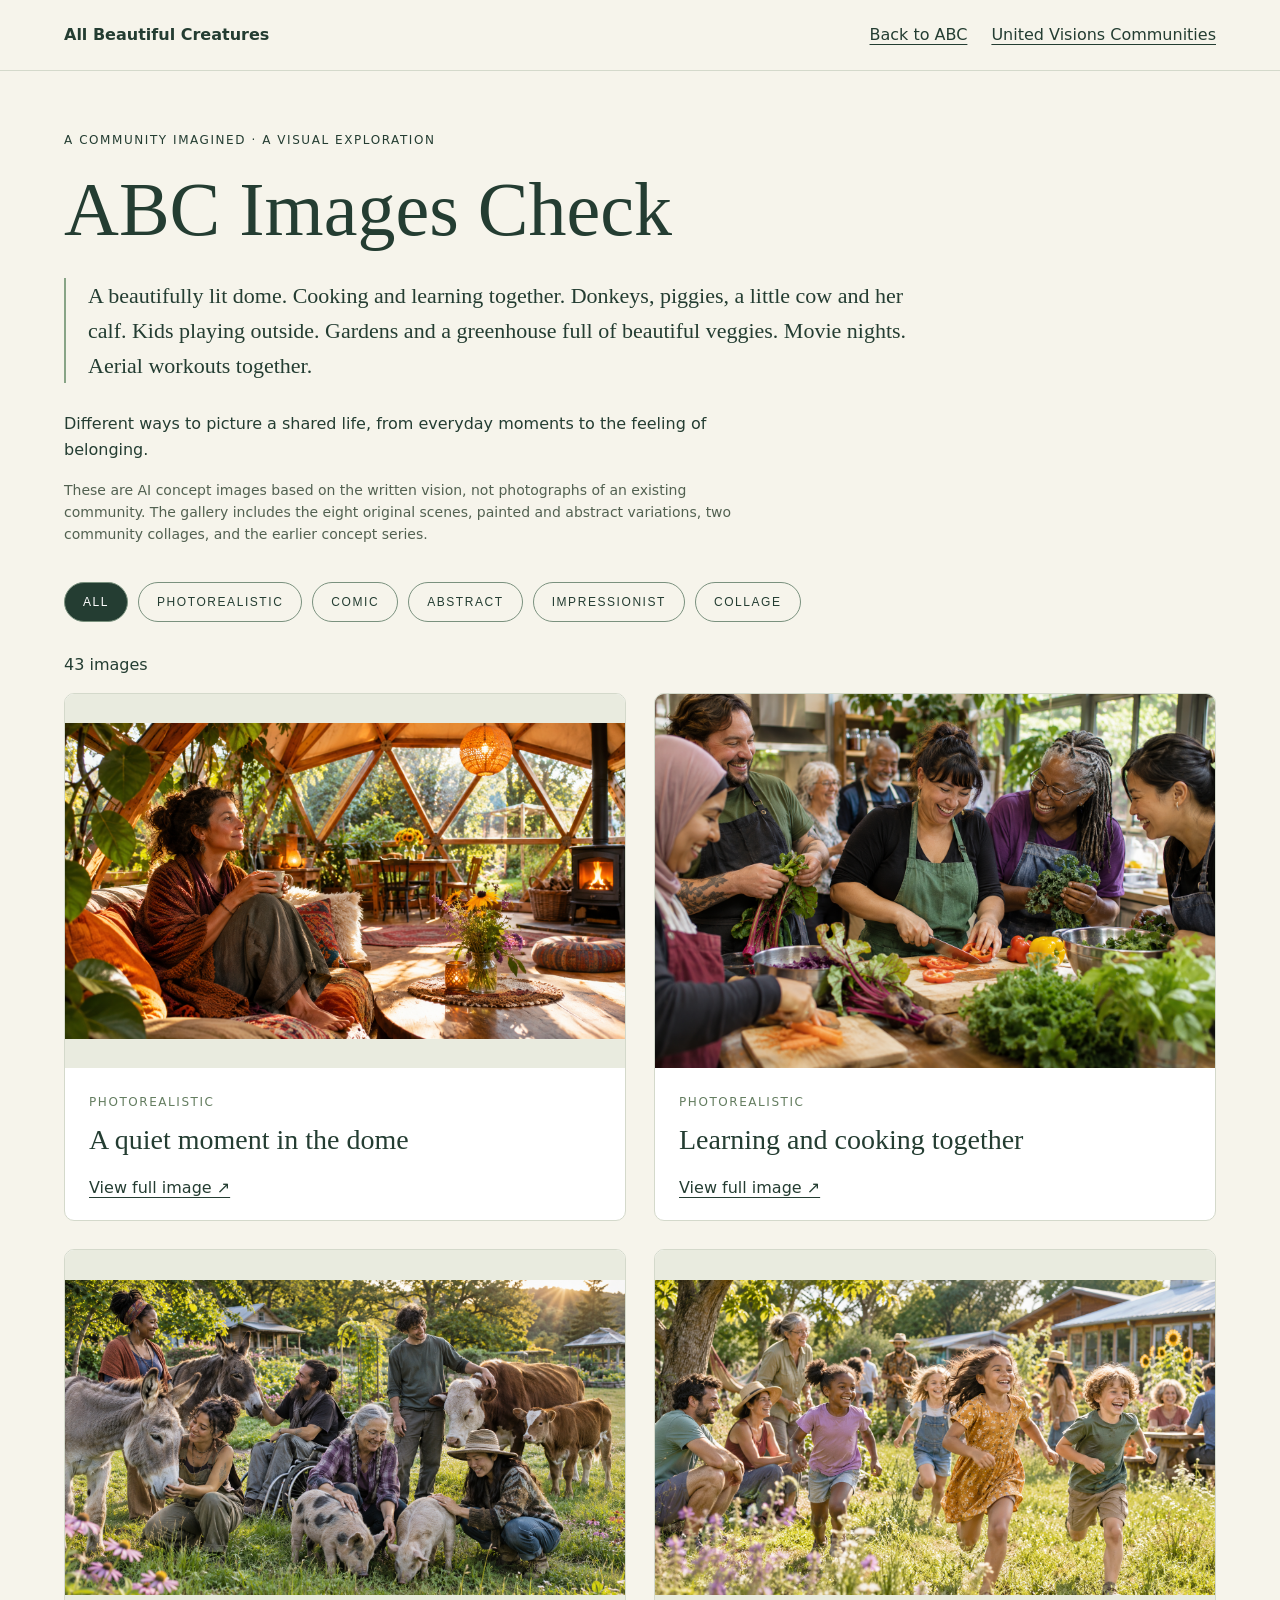
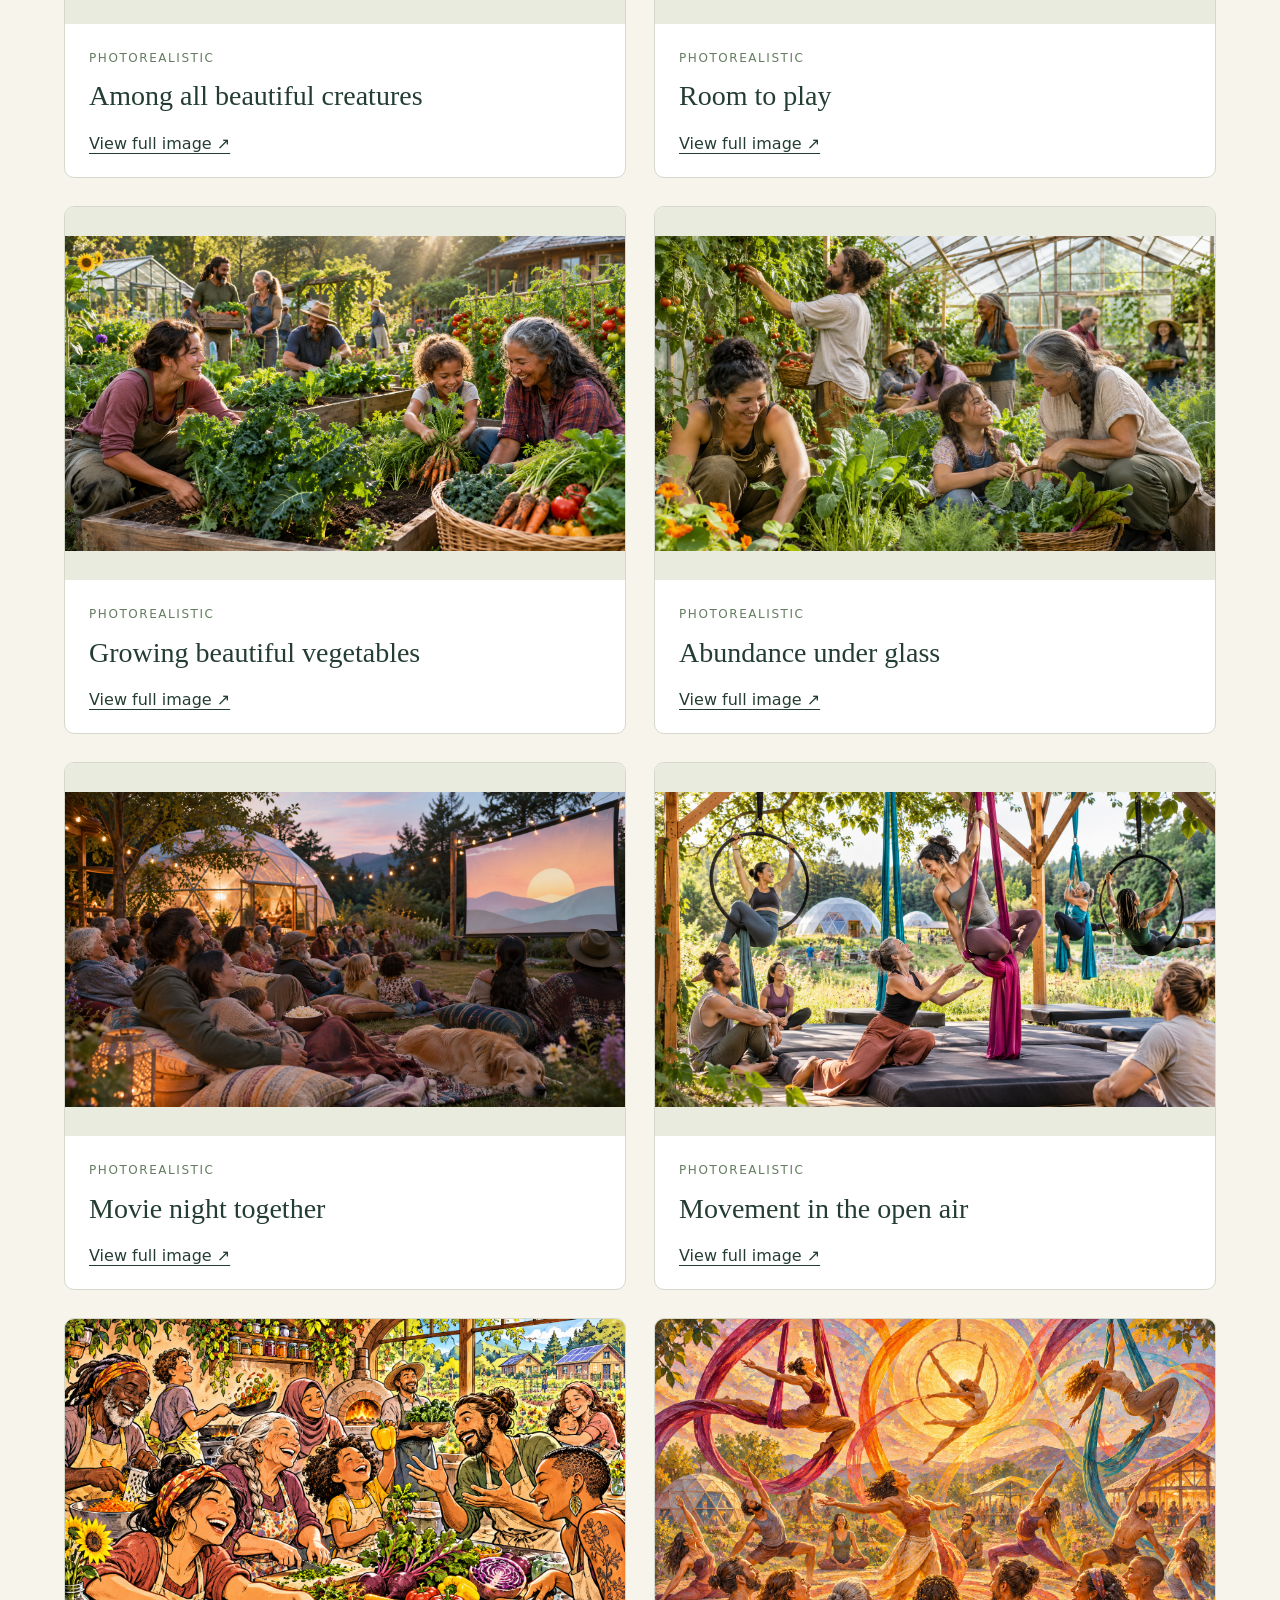
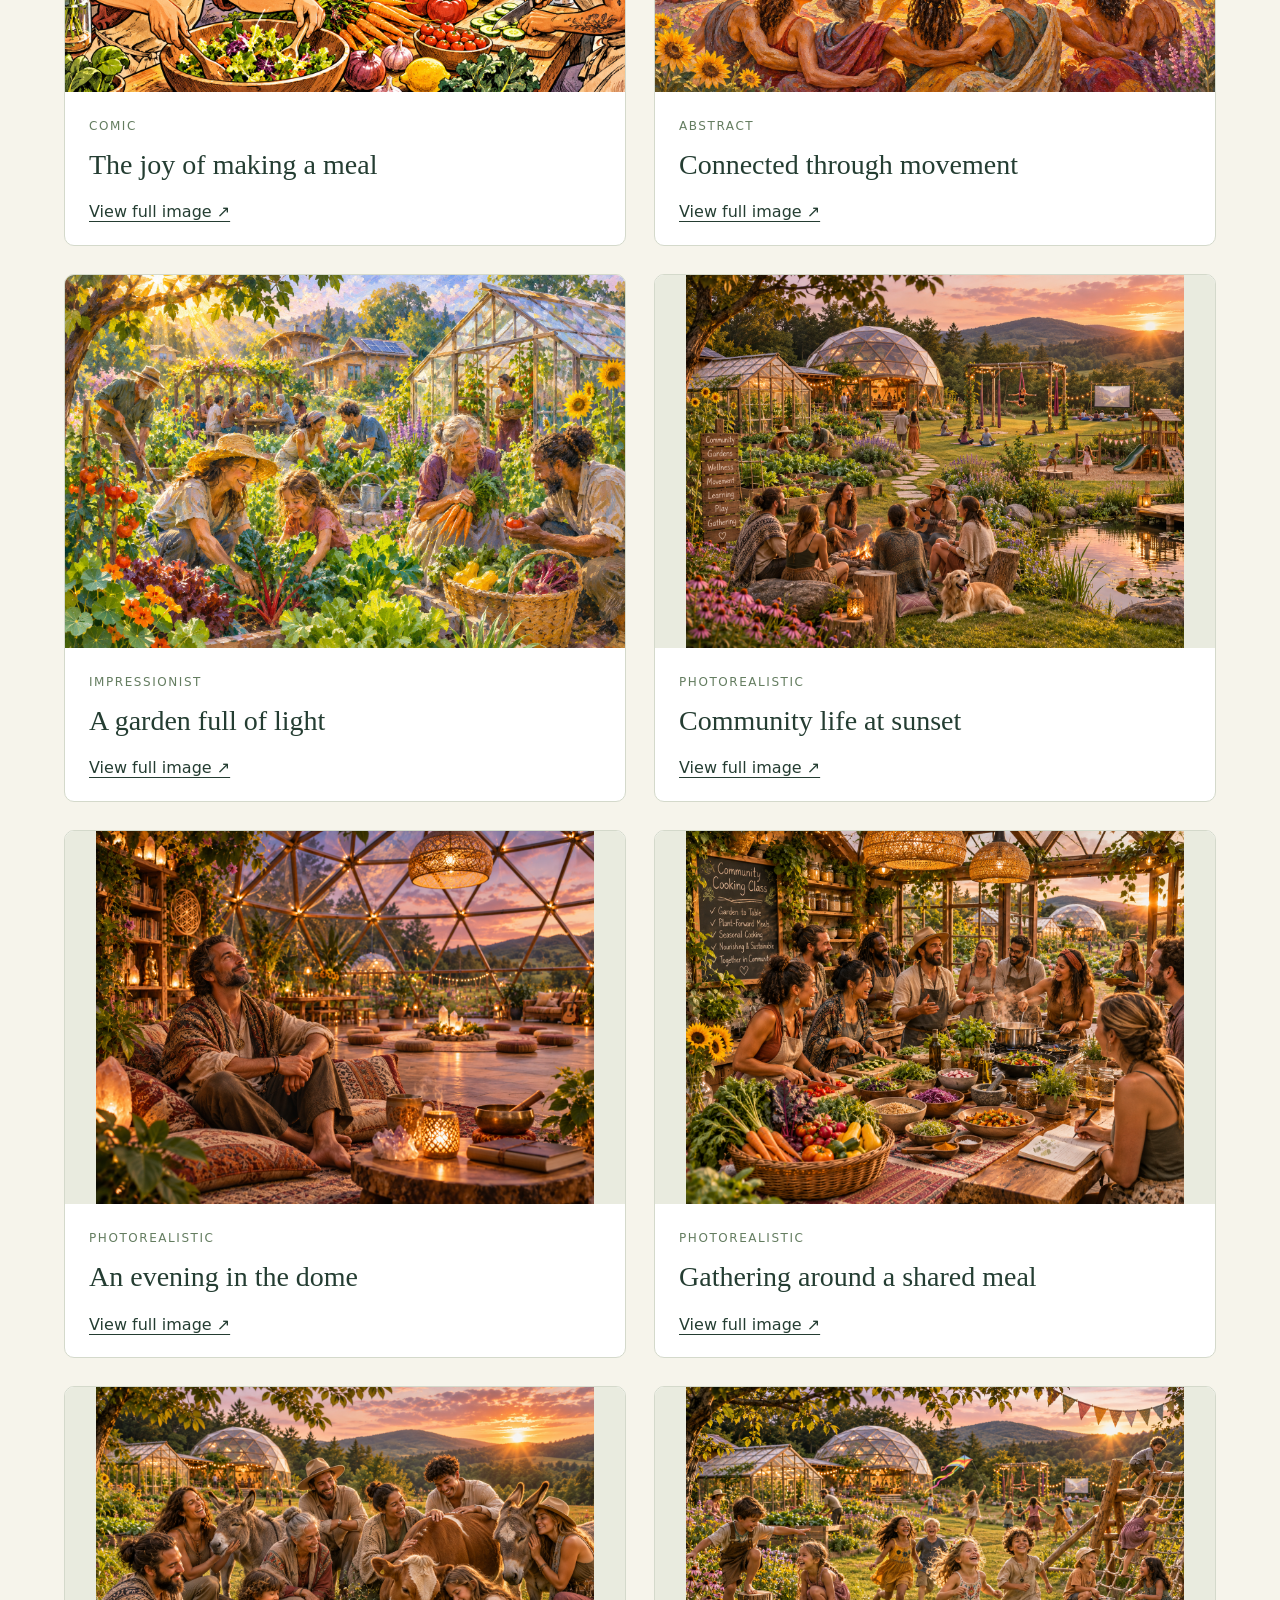
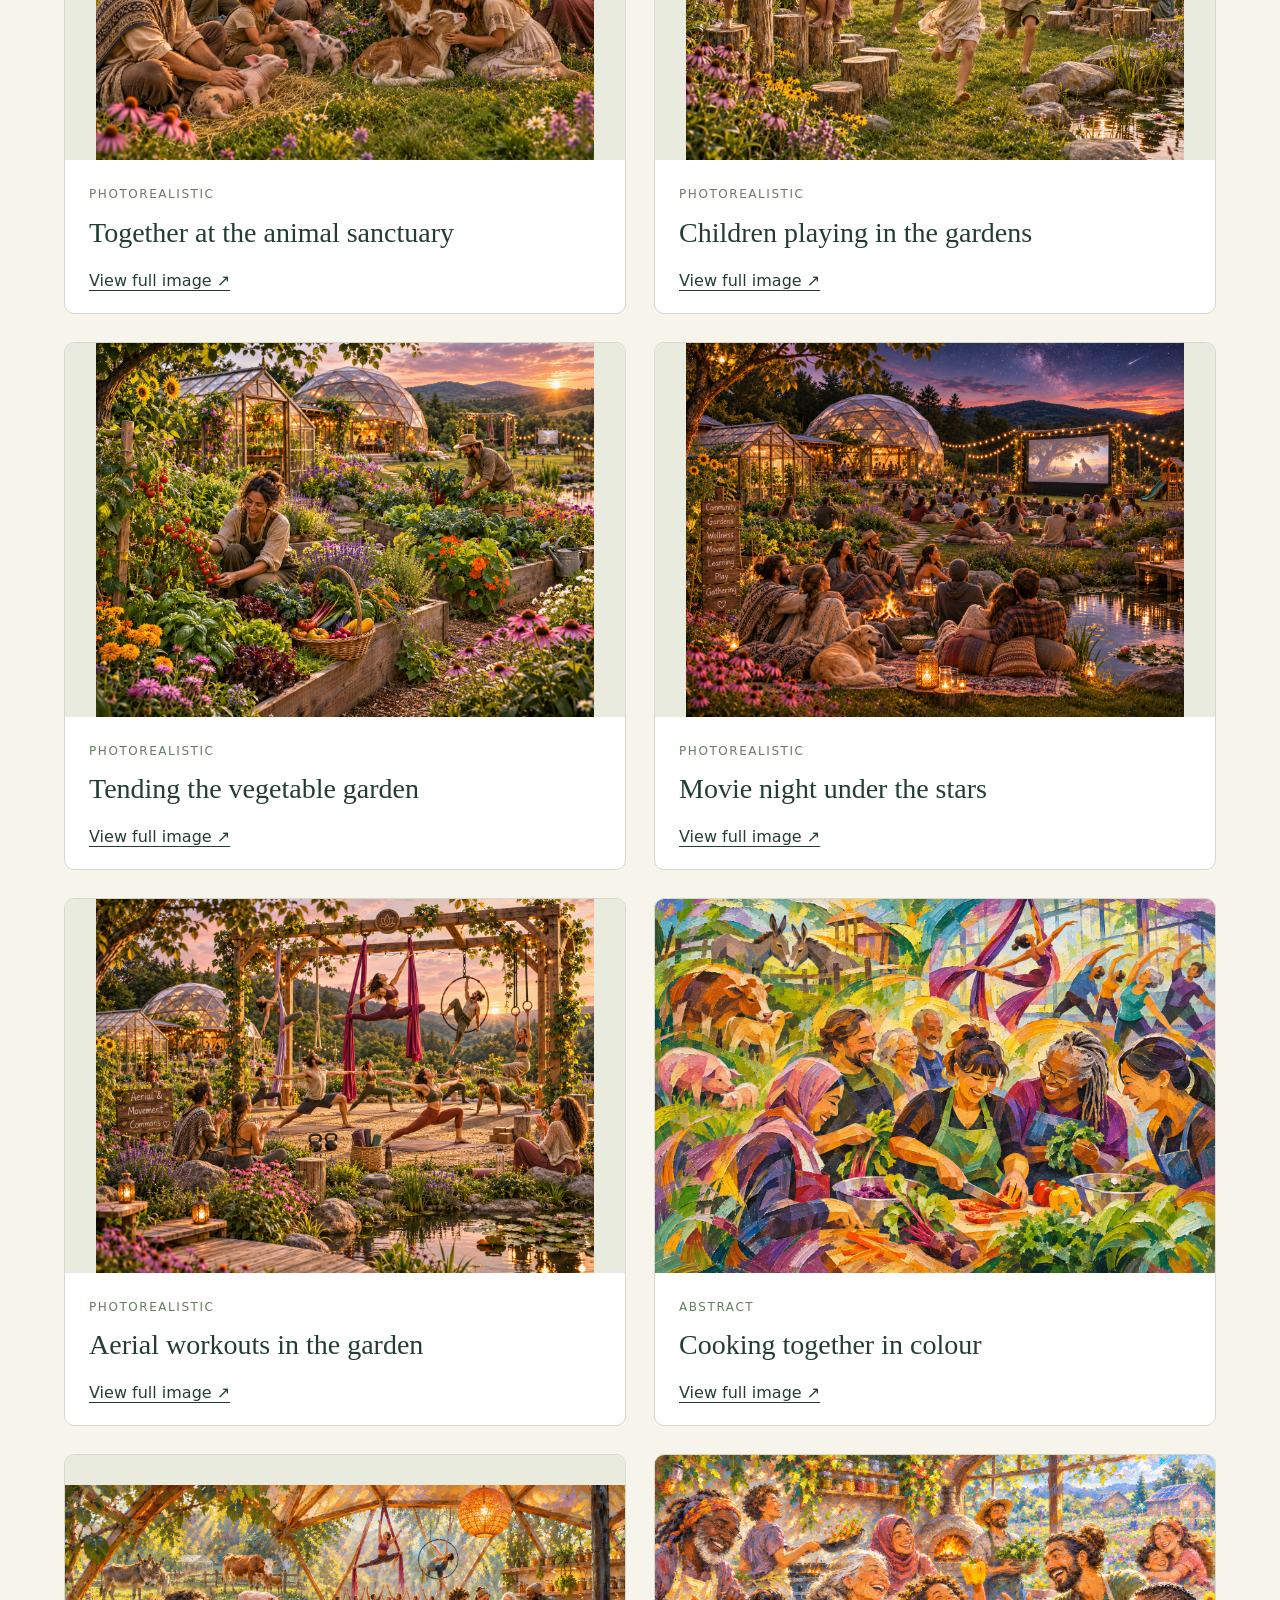
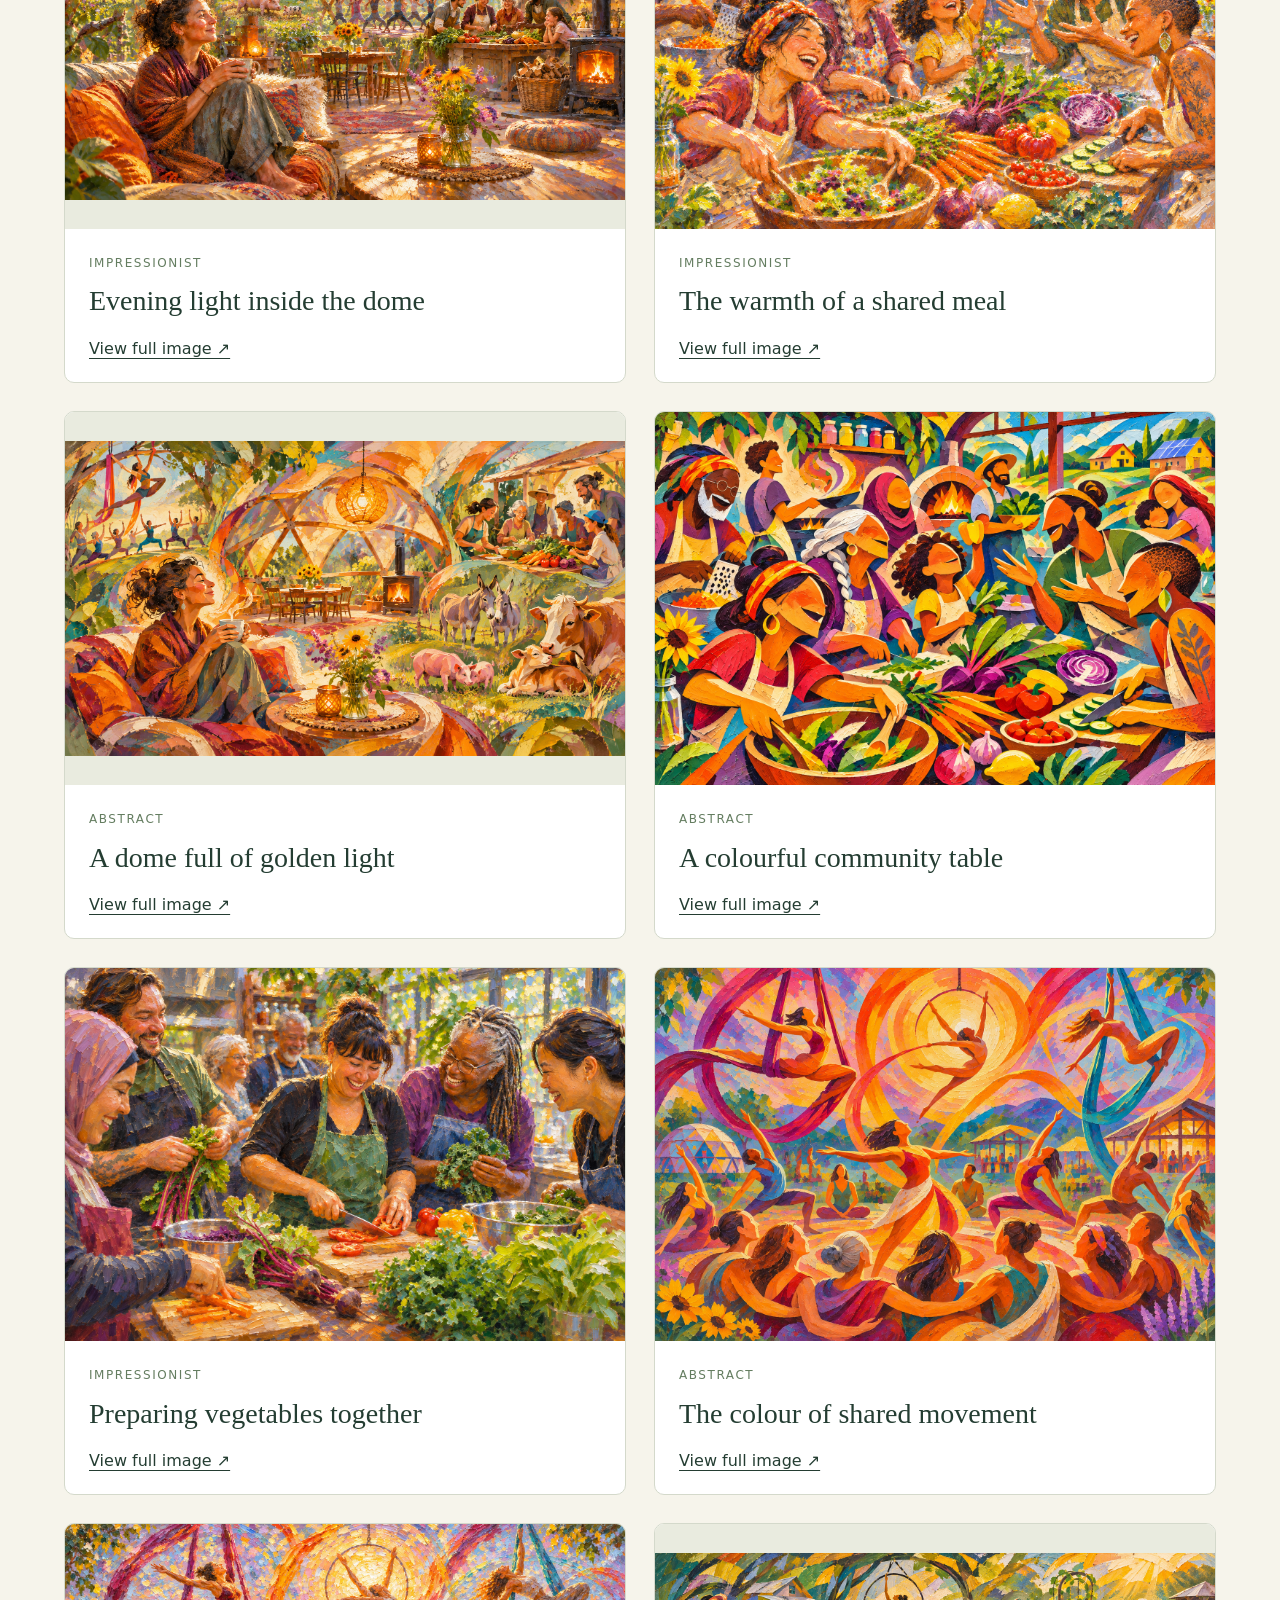
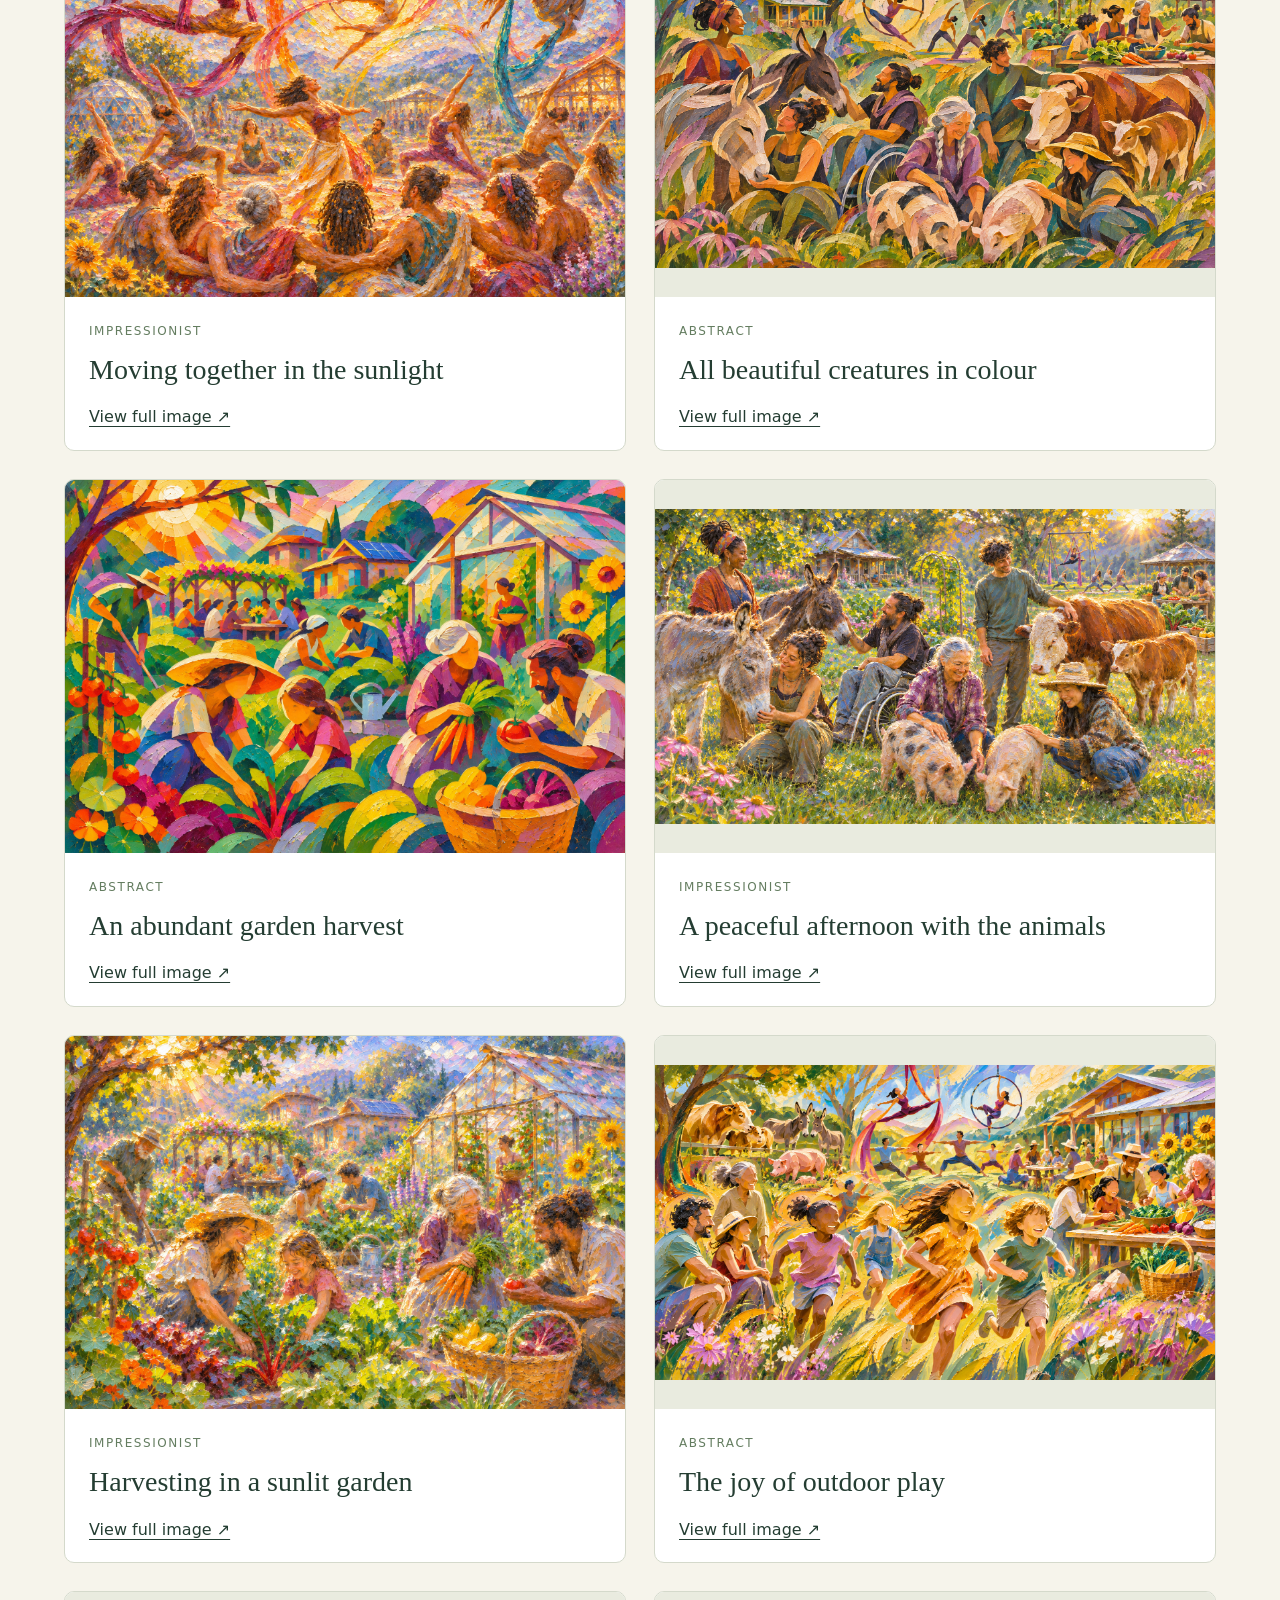
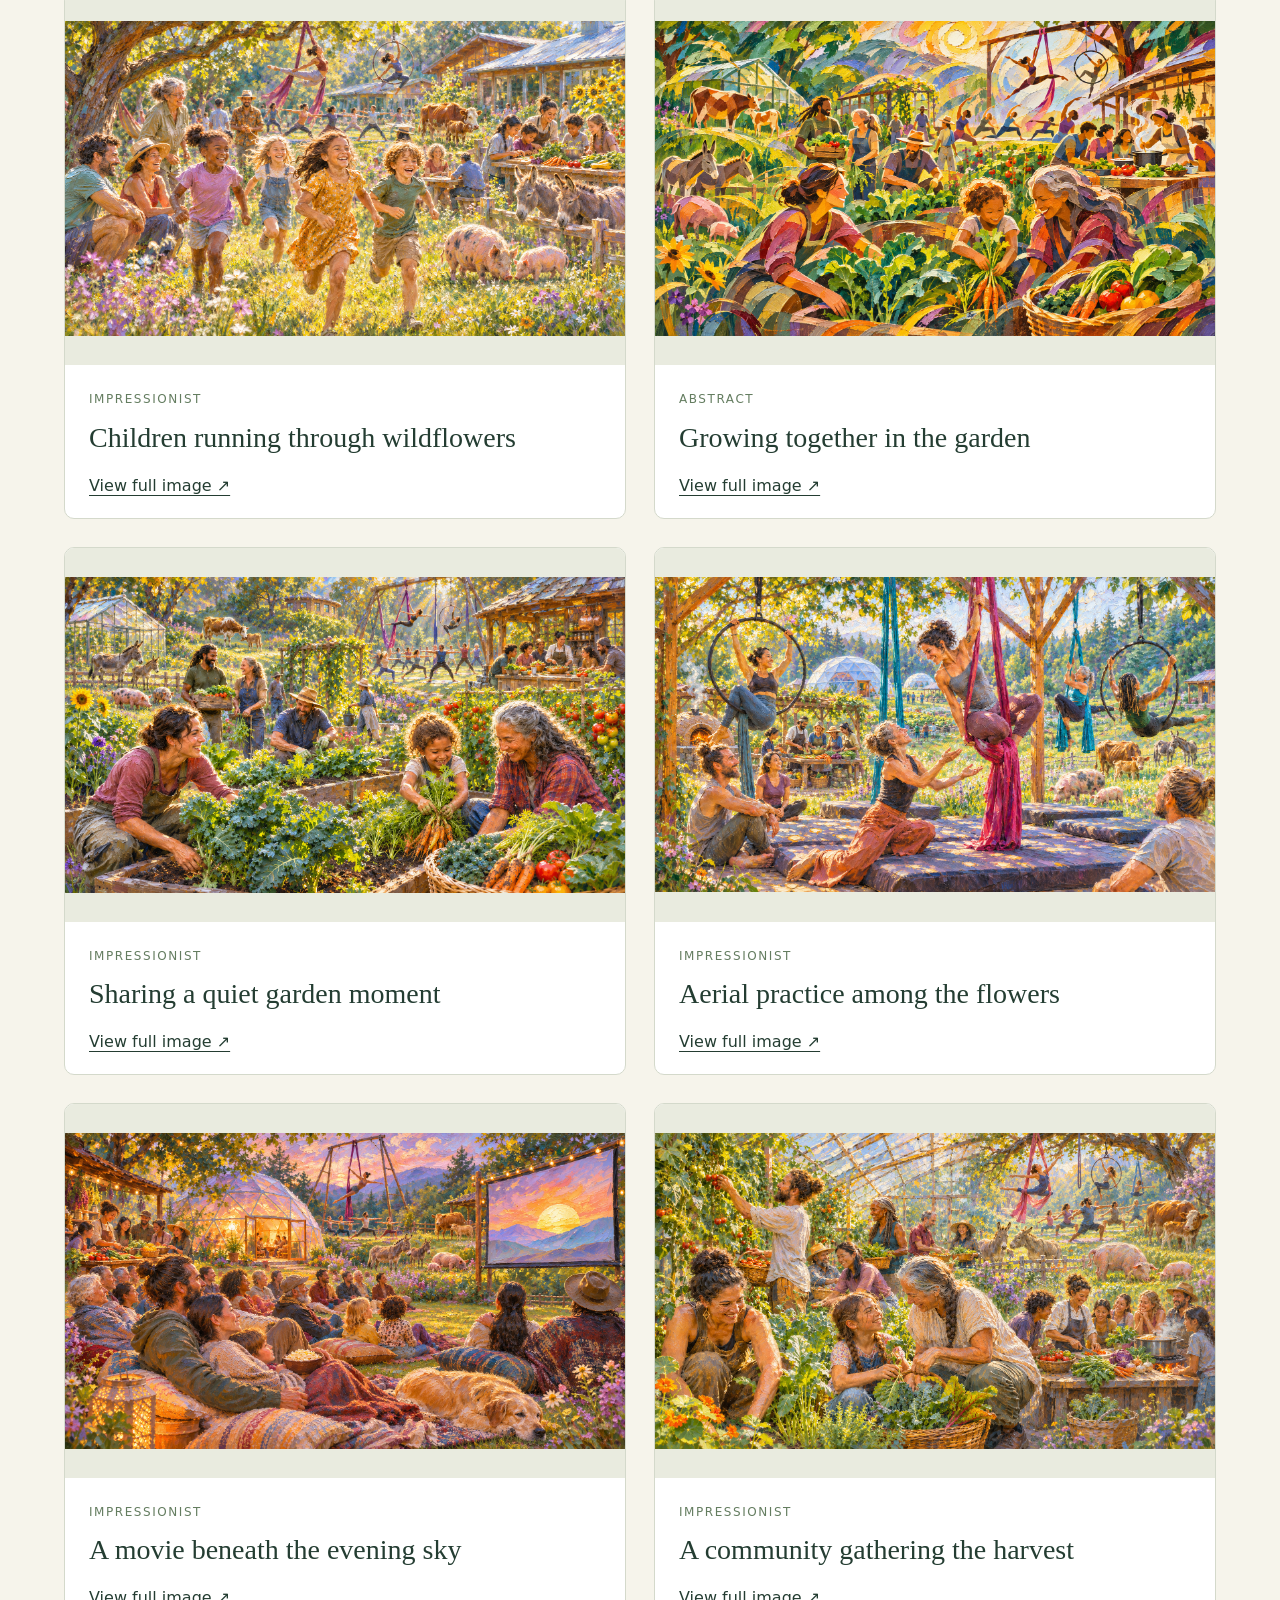
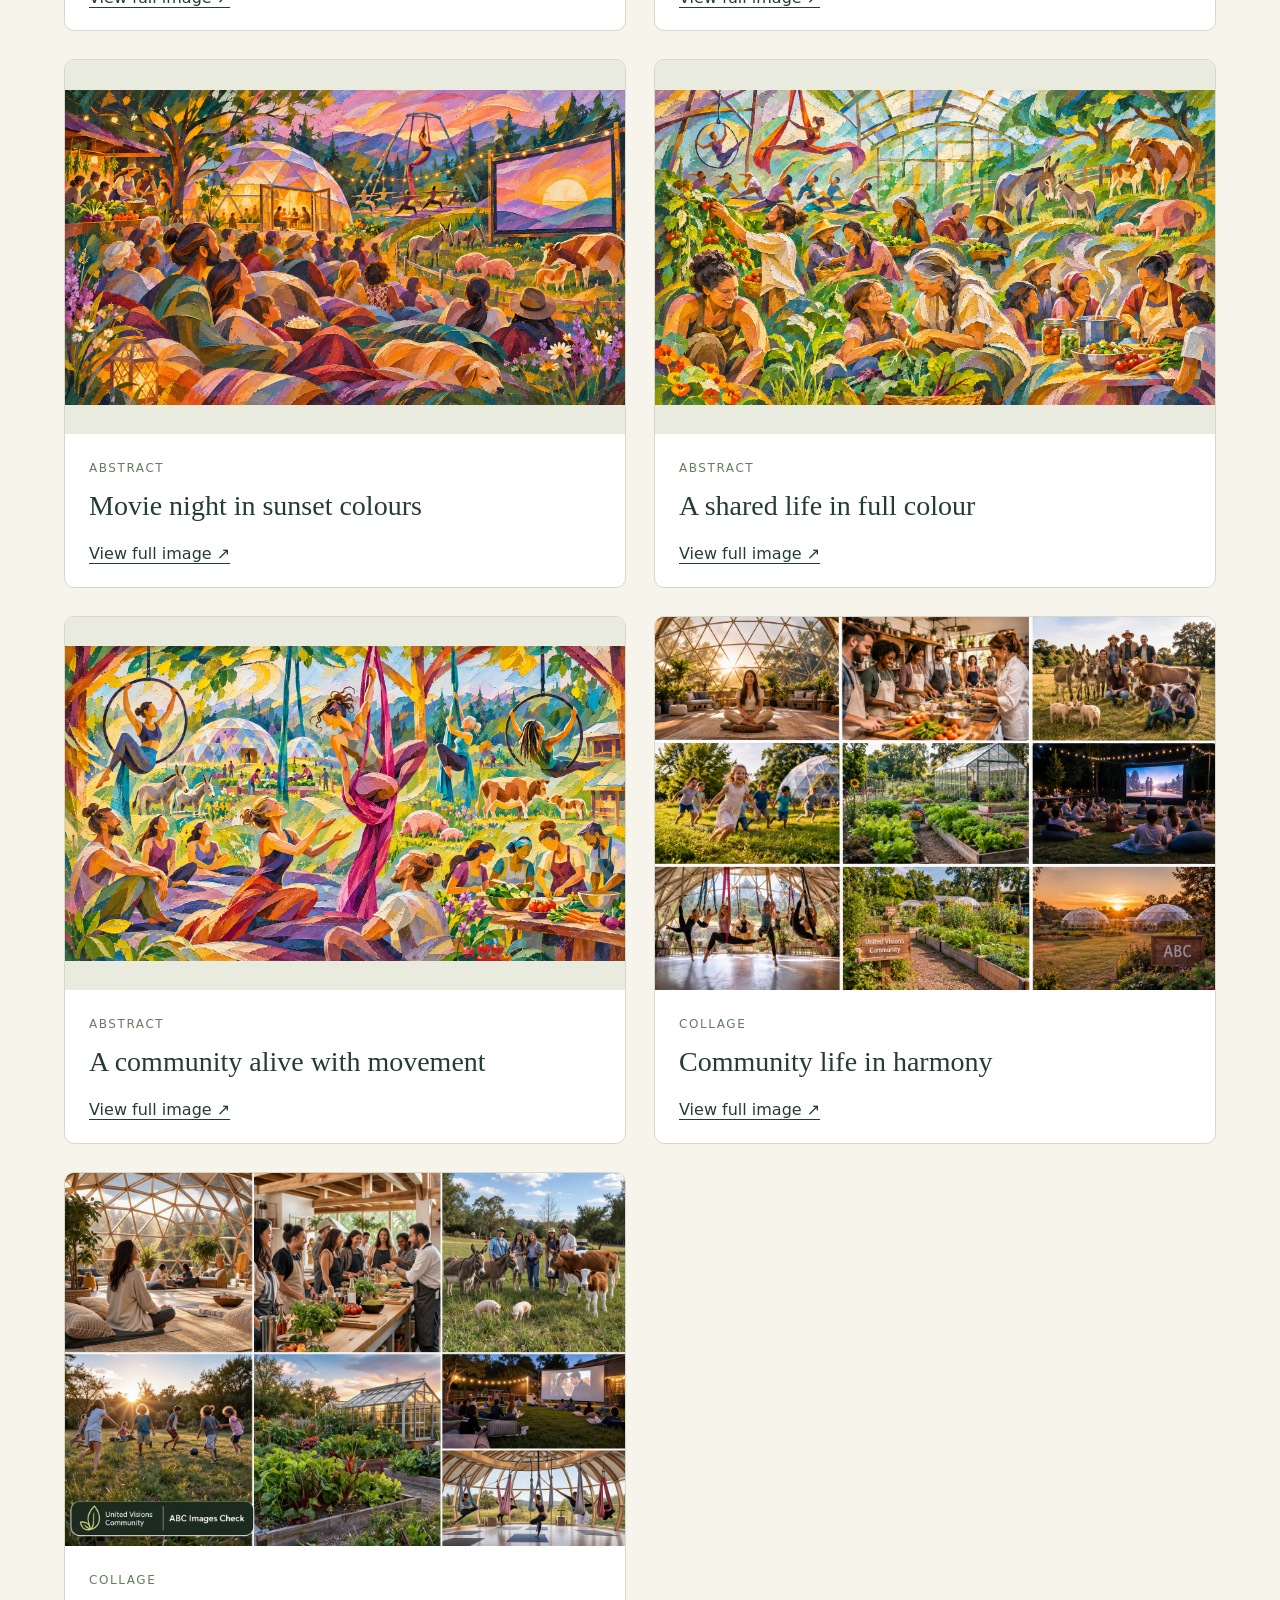
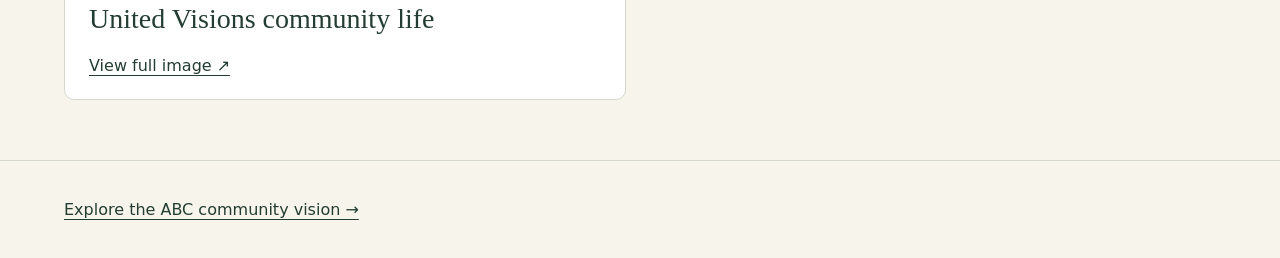
<file: abc-images-check.html>
<!doctype html><html lang="en"><head><meta charset="utf-8"><meta name="viewport" content="width=device-width,initial-scale=1"><title>ABC Images Check — All Beautiful Creatures</title><meta name="description" content="Explore the ABC community vision through photography-style images, comics, abstract art and impressionist painting."><style>
:root{color-scheme:light;--ink:#243d32;--paper:#f6f4eb;--line:#d4d9cb}*{box-sizing:border-box}body{margin:0;background:var(--paper);color:var(--ink);font:16px/1.6 system-ui,sans-serif}a{color:inherit;text-underline-offset:4px}nav{padding:22px 5vw;display:flex;gap:24px;align-items:center;border-bottom:1px solid var(--line);flex-wrap:wrap}nav strong{margin-right:auto}main{max-width:1500px;margin:auto;padding:60px 5vw}header{max-width:850px;margin-bottom:36px}.eyebrow,button,.caption span{font-size:12px;text-transform:uppercase;letter-spacing:.13em}h1{font:clamp(40px,6vw,76px)/1.08 Georgia,serif;margin:18px 0 24px}header p{max-width:690px}blockquote{margin:28px 0;padding-left:22px;border-left:2px solid #88a486;font:22px/1.6 Georgia,serif}.note{font-size:14px;color:#526151}.filters{display:flex;gap:10px;flex-wrap:wrap;margin:30px 0}button{padding:12px 18px;border:1px solid #7a917e;border-radius:30px;background:transparent;color:var(--ink);cursor:pointer}button[aria-pressed=true]{color:white;background:var(--ink)}button:focus-visible,a:focus-visible{outline:3px solid #bd6e32;outline-offset:5px}.gallery{display:grid;grid-template-columns:repeat(2,minmax(0,1fr));gap:28px}article{background:white;border:1px solid var(--line);border-radius:10px;overflow:hidden}article[hidden]{display:none}img{display:block;width:100%;height:auto;aspect-ratio:3/2;object-fit:contain;background:#e9ebdf}.caption{padding:20px 24px}.caption span{color:#647d60}h2{font:28px/1.2 Georgia,serif;margin:10px 0 18px}footer{padding:36px 5vw;border-top:1px solid var(--line)}@media(max-width:700px){main{padding-top:36px}.gallery{grid-template-columns:1fr}blockquote{font-size:20px}}@media(prefers-reduced-motion:no-preference){article{animation:appear .4s ease}@keyframes appear{from{opacity:.5}to{opacity:1}}}</style></head><body><nav aria-label="Main"><strong>All Beautiful Creatures</strong><a href="abc.html">Back to ABC</a><a href="index.html">United Visions Communities</a></nav><main><header><div class="eyebrow">A community imagined · A visual exploration</div><h1>ABC Images Check</h1><blockquote>A beautifully lit dome. Cooking and learning together. Donkeys, piggies, a little cow and her calf. Kids playing outside. Gardens and a greenhouse full of beautiful veggies. Movie nights. Aerial workouts together.</blockquote><p>Different ways to picture a shared life, from everyday moments to the feeling of belonging.</p><p class="note">These are AI concept images based on the written vision, not photographs of an existing community. The gallery includes the eight original scenes, painted and abstract variations, two community collages, and the earlier concept series.</p></header><div class="filters" role="group" aria-label="Filter images by style"><button type="button" aria-pressed="true" data-filter="All">All</button><button type="button" aria-pressed="false" data-filter="Photorealistic">Photorealistic</button><button type="button" aria-pressed="false" data-filter="Comic">Comic</button><button type="button" aria-pressed="false" data-filter="Abstract">Abstract</button><button type="button" aria-pressed="false" data-filter="Impressionist">Impressionist</button><button type="button" aria-pressed="false" data-filter="Collage">Collage</button></div><p id="count" aria-live="polite">43 images</p><section class="gallery" aria-label="Community vision images">
<article data-style="Photorealistic"><a href="images/abc-vision/dome-photo.png" target="_blank" rel="noopener"><img src="images/abc-vision/dome-photo.png" alt="A quiet moment in the dome — photorealistic community vision" loading="lazy" width="1672" height="941"></a><div class="caption"><span>Photorealistic</span><h2>A quiet moment in the dome</h2><a href="images/abc-vision/dome-photo.png" target="_blank" rel="noopener">View full image ↗</a></div></article>

<article data-style="Photorealistic"><a href="images/abc-vision/cooking-photo.png" target="_blank" rel="noopener"><img src="images/abc-vision/cooking-photo.png" alt="Learning and cooking together — photorealistic community vision" loading="lazy" width="1536" height="1024"></a><div class="caption"><span>Photorealistic</span><h2>Learning and cooking together</h2><a href="images/abc-vision/cooking-photo.png" target="_blank" rel="noopener">View full image ↗</a></div></article>

<article data-style="Photorealistic"><a href="images/abc-vision/sanctuary-photo.png" target="_blank" rel="noopener"><img src="images/abc-vision/sanctuary-photo.png" alt="Among all beautiful creatures — photorealistic community vision" loading="lazy" width="1672" height="941"></a><div class="caption"><span>Photorealistic</span><h2>Among all beautiful creatures</h2><a href="images/abc-vision/sanctuary-photo.png" target="_blank" rel="noopener">View full image ↗</a></div></article>

<article data-style="Photorealistic"><a href="images/abc-vision/play-photo.png" target="_blank" rel="noopener"><img src="images/abc-vision/play-photo.png" alt="Room to play — photorealistic community vision" loading="lazy" width="1672" height="941"></a><div class="caption"><span>Photorealistic</span><h2>Room to play</h2><a href="images/abc-vision/play-photo.png" target="_blank" rel="noopener">View full image ↗</a></div></article>

<article data-style="Photorealistic"><a href="images/abc-vision/gardens-photo.png" target="_blank" rel="noopener"><img src="images/abc-vision/gardens-photo.png" alt="Growing beautiful vegetables — photorealistic community vision" loading="lazy" width="1672" height="941"></a><div class="caption"><span>Photorealistic</span><h2>Growing beautiful vegetables</h2><a href="images/abc-vision/gardens-photo.png" target="_blank" rel="noopener">View full image ↗</a></div></article>

<article data-style="Photorealistic"><a href="images/abc-vision/greenhouse-photo.png" target="_blank" rel="noopener"><img src="images/abc-vision/greenhouse-photo.png" alt="Abundance under glass — photorealistic community vision" loading="lazy" width="1672" height="941"></a><div class="caption"><span>Photorealistic</span><h2>Abundance under glass</h2><a href="images/abc-vision/greenhouse-photo.png" target="_blank" rel="noopener">View full image ↗</a></div></article>

<article data-style="Photorealistic"><a href="images/abc-vision/movies-photo.png" target="_blank" rel="noopener"><img src="images/abc-vision/movies-photo.png" alt="Movie night together — photorealistic community vision" loading="lazy" width="1672" height="941"></a><div class="caption"><span>Photorealistic</span><h2>Movie night together</h2><a href="images/abc-vision/movies-photo.png" target="_blank" rel="noopener">View full image ↗</a></div></article>

<article data-style="Photorealistic"><a href="images/abc-vision/aerial-photo.png" target="_blank" rel="noopener"><img src="images/abc-vision/aerial-photo.png" alt="Movement in the open air — photorealistic community vision" loading="lazy" width="1672" height="941"></a><div class="caption"><span>Photorealistic</span><h2>Movement in the open air</h2><a href="images/abc-vision/aerial-photo.png" target="_blank" rel="noopener">View full image ↗</a></div></article>

<article data-style="Comic"><a href="images/abc-vision/cooking-comic.png" target="_blank" rel="noopener"><img src="images/abc-vision/cooking-comic.png" alt="The joy of making a meal — comic community vision" loading="lazy" width="1536" height="1024"></a><div class="caption"><span>Comic</span><h2>The joy of making a meal</h2><a href="images/abc-vision/cooking-comic.png" target="_blank" rel="noopener">View full image ↗</a></div></article>

<article data-style="Abstract"><a href="images/abc-vision/aerial-abstract.png" target="_blank" rel="noopener"><img src="images/abc-vision/aerial-abstract.png" alt="Connected through movement — abstract community vision" loading="lazy" width="1536" height="1024"></a><div class="caption"><span>Abstract</span><h2>Connected through movement</h2><a href="images/abc-vision/aerial-abstract.png" target="_blank" rel="noopener">View full image ↗</a></div></article>

<article data-style="Impressionist"><a href="images/abc-vision/gardens-impressionist.png" target="_blank" rel="noopener"><img src="images/abc-vision/gardens-impressionist.png" alt="A garden full of light — impressionist community vision" loading="lazy" width="1536" height="1024"></a><div class="caption"><span>Impressionist</span><h2>A garden full of light</h2><a href="images/abc-vision/gardens-impressionist.png" target="_blank" rel="noopener">View full image ↗</a></div></article>


<article data-style="Photorealistic">
<a href="images/previews/abc-community-sunset-photo.png" target="_blank" rel="noopener"><img src="images/previews/abc-community-sunset-photo.png" alt="Community life at sunset — photorealistic community vision" loading="lazy" width="1448" height="1086"></a>
<div class="caption"><span>Photorealistic</span><h2>Community life at sunset</h2><a href="images/previews/abc-community-sunset-photo.png" target="_blank" rel="noopener">View full image ↗</a></div>
</article>


<article data-style="Photorealistic">
<a href="images/previews/abc-dome-evening-photo.png" target="_blank" rel="noopener"><img src="images/previews/abc-dome-evening-photo.png" alt="An evening in the dome — photorealistic community vision" loading="lazy" width="1448" height="1086"></a>
<div class="caption"><span>Photorealistic</span><h2>An evening in the dome</h2><a href="images/previews/abc-dome-evening-photo.png" target="_blank" rel="noopener">View full image ↗</a></div>
</article>


<article data-style="Photorealistic">
<a href="images/previews/abc-shared-meal-photo.png" target="_blank" rel="noopener"><img src="images/previews/abc-shared-meal-photo.png" alt="Gathering around a shared meal — photorealistic community vision" loading="lazy" width="1448" height="1086"></a>
<div class="caption"><span>Photorealistic</span><h2>Gathering around a shared meal</h2><a href="images/previews/abc-shared-meal-photo.png" target="_blank" rel="noopener">View full image ↗</a></div>
</article>


<article data-style="Photorealistic">
<a href="images/previews/abc-animal-sanctuary-photo.png" target="_blank" rel="noopener"><img src="images/previews/abc-animal-sanctuary-photo.png" alt="Together at the animal sanctuary — photorealistic community vision" loading="lazy" width="1448" height="1086"></a>
<div class="caption"><span>Photorealistic</span><h2>Together at the animal sanctuary</h2><a href="images/previews/abc-animal-sanctuary-photo.png" target="_blank" rel="noopener">View full image ↗</a></div>
</article>


<article data-style="Photorealistic">
<a href="images/previews/abc-children-playing-photo.png" target="_blank" rel="noopener"><img src="images/previews/abc-children-playing-photo.png" alt="Children playing in the gardens — photorealistic community vision" loading="lazy" width="1448" height="1086"></a>
<div class="caption"><span>Photorealistic</span><h2>Children playing in the gardens</h2><a href="images/previews/abc-children-playing-photo.png" target="_blank" rel="noopener">View full image ↗</a></div>
</article>


<article data-style="Photorealistic">
<a href="images/previews/abc-vegetable-garden-photo.png" target="_blank" rel="noopener"><img src="images/previews/abc-vegetable-garden-photo.png" alt="Tending the vegetable garden — photorealistic community vision" loading="lazy" width="1448" height="1086"></a>
<div class="caption"><span>Photorealistic</span><h2>Tending the vegetable garden</h2><a href="images/previews/abc-vegetable-garden-photo.png" target="_blank" rel="noopener">View full image ↗</a></div>
</article>


<article data-style="Photorealistic">
<a href="images/previews/abc-outdoor-movie-night-photo.png" target="_blank" rel="noopener"><img src="images/previews/abc-outdoor-movie-night-photo.png" alt="Movie night under the stars — photorealistic community vision" loading="lazy" width="1448" height="1086"></a>
<div class="caption"><span>Photorealistic</span><h2>Movie night under the stars</h2><a href="images/previews/abc-outdoor-movie-night-photo.png" target="_blank" rel="noopener">View full image ↗</a></div>
</article>


<article data-style="Photorealistic">
<a href="images/previews/abc-aerial-workout-photo.png" target="_blank" rel="noopener"><img src="images/previews/abc-aerial-workout-photo.png" alt="Aerial workouts in the garden — photorealistic community vision" loading="lazy" width="1448" height="1086"></a>
<div class="caption"><span>Photorealistic</span><h2>Aerial workouts in the garden</h2><a href="images/previews/abc-aerial-workout-photo.png" target="_blank" rel="noopener">View full image ↗</a></div>
</article>


<article data-style="Abstract">
<a href="images/previews/abc-cooking-together-abstract.png" target="_blank" rel="noopener"><img src="images/previews/abc-cooking-together-abstract.png" alt="Cooking together in colour — abstract community vision" loading="lazy" width="1536" height="1024"></a>
<div class="caption"><span>Abstract</span><h2>Cooking together in colour</h2><a href="images/previews/abc-cooking-together-abstract.png" target="_blank" rel="noopener">View full image ↗</a></div>
</article>


<article data-style="Impressionist">
<a href="images/previews/abc-dome-evening-impressionist.png" target="_blank" rel="noopener"><img src="images/previews/abc-dome-evening-impressionist.png" alt="Evening light inside the dome — impressionist community vision" loading="lazy" width="1672" height="941"></a>
<div class="caption"><span>Impressionist</span><h2>Evening light inside the dome</h2><a href="images/previews/abc-dome-evening-impressionist.png" target="_blank" rel="noopener">View full image ↗</a></div>
</article>


<article data-style="Impressionist">
<a href="images/previews/abc-shared-meal-impressionist.png" target="_blank" rel="noopener"><img src="images/previews/abc-shared-meal-impressionist.png" alt="The warmth of a shared meal — impressionist community vision" loading="lazy" width="1536" height="1024"></a>
<div class="caption"><span>Impressionist</span><h2>The warmth of a shared meal</h2><a href="images/previews/abc-shared-meal-impressionist.png" target="_blank" rel="noopener">View full image ↗</a></div>
</article>


<article data-style="Abstract">
<a href="images/previews/abc-dome-evening-abstract.png" target="_blank" rel="noopener"><img src="images/previews/abc-dome-evening-abstract.png" alt="A dome full of golden light — abstract community vision" loading="lazy" width="1672" height="941"></a>
<div class="caption"><span>Abstract</span><h2>A dome full of golden light</h2><a href="images/previews/abc-dome-evening-abstract.png" target="_blank" rel="noopener">View full image ↗</a></div>
</article>


<article data-style="Abstract">
<a href="images/previews/abc-shared-meal-abstract.png" target="_blank" rel="noopener"><img src="images/previews/abc-shared-meal-abstract.png" alt="A colourful community table — abstract community vision" loading="lazy" width="1536" height="1024"></a>
<div class="caption"><span>Abstract</span><h2>A colourful community table</h2><a href="images/previews/abc-shared-meal-abstract.png" target="_blank" rel="noopener">View full image ↗</a></div>
</article>


<article data-style="Impressionist">
<a href="images/previews/abc-cooking-together-impressionist.png" target="_blank" rel="noopener"><img src="images/previews/abc-cooking-together-impressionist.png" alt="Preparing vegetables together — impressionist community vision" loading="lazy" width="1536" height="1024"></a>
<div class="caption"><span>Impressionist</span><h2>Preparing vegetables together</h2><a href="images/previews/abc-cooking-together-impressionist.png" target="_blank" rel="noopener">View full image ↗</a></div>
</article>


<article data-style="Abstract">
<a href="images/previews/abc-aerial-movement-abstract.png" target="_blank" rel="noopener"><img src="images/previews/abc-aerial-movement-abstract.png" alt="The colour of shared movement — abstract community vision" loading="lazy" width="1536" height="1024"></a>
<div class="caption"><span>Abstract</span><h2>The colour of shared movement</h2><a href="images/previews/abc-aerial-movement-abstract.png" target="_blank" rel="noopener">View full image ↗</a></div>
</article>


<article data-style="Impressionist">
<a href="images/previews/abc-aerial-movement-impressionist.png" target="_blank" rel="noopener"><img src="images/previews/abc-aerial-movement-impressionist.png" alt="Moving together in the sunlight — impressionist community vision" loading="lazy" width="1536" height="1024"></a>
<div class="caption"><span>Impressionist</span><h2>Moving together in the sunlight</h2><a href="images/previews/abc-aerial-movement-impressionist.png" target="_blank" rel="noopener">View full image ↗</a></div>
</article>


<article data-style="Abstract">
<a href="images/previews/abc-animal-sanctuary-abstract.png" target="_blank" rel="noopener"><img src="images/previews/abc-animal-sanctuary-abstract.png" alt="All beautiful creatures in colour — abstract community vision" loading="lazy" width="1672" height="941"></a>
<div class="caption"><span>Abstract</span><h2>All beautiful creatures in colour</h2><a href="images/previews/abc-animal-sanctuary-abstract.png" target="_blank" rel="noopener">View full image ↗</a></div>
</article>


<article data-style="Abstract">
<a href="images/previews/abc-garden-harvest-abstract.png" target="_blank" rel="noopener"><img src="images/previews/abc-garden-harvest-abstract.png" alt="An abundant garden harvest — abstract community vision" loading="lazy" width="1536" height="1024"></a>
<div class="caption"><span>Abstract</span><h2>An abundant garden harvest</h2><a href="images/previews/abc-garden-harvest-abstract.png" target="_blank" rel="noopener">View full image ↗</a></div>
</article>


<article data-style="Impressionist">
<a href="images/previews/abc-animal-sanctuary-impressionist.png" target="_blank" rel="noopener"><img src="images/previews/abc-animal-sanctuary-impressionist.png" alt="A peaceful afternoon with the animals — impressionist community vision" loading="lazy" width="1672" height="941"></a>
<div class="caption"><span>Impressionist</span><h2>A peaceful afternoon with the animals</h2><a href="images/previews/abc-animal-sanctuary-impressionist.png" target="_blank" rel="noopener">View full image ↗</a></div>
</article>


<article data-style="Impressionist">
<a href="images/previews/abc-garden-harvest-impressionist.png" target="_blank" rel="noopener"><img src="images/previews/abc-garden-harvest-impressionist.png" alt="Harvesting in a sunlit garden — impressionist community vision" loading="lazy" width="1536" height="1024"></a>
<div class="caption"><span>Impressionist</span><h2>Harvesting in a sunlit garden</h2><a href="images/previews/abc-garden-harvest-impressionist.png" target="_blank" rel="noopener">View full image ↗</a></div>
</article>


<article data-style="Abstract">
<a href="images/previews/abc-children-playing-abstract.png" target="_blank" rel="noopener"><img src="images/previews/abc-children-playing-abstract.png" alt="The joy of outdoor play — abstract community vision" loading="lazy" width="1672" height="941"></a>
<div class="caption"><span>Abstract</span><h2>The joy of outdoor play</h2><a href="images/previews/abc-children-playing-abstract.png" target="_blank" rel="noopener">View full image ↗</a></div>
</article>


<article data-style="Impressionist">
<a href="images/previews/abc-children-playing-impressionist.png" target="_blank" rel="noopener"><img src="images/previews/abc-children-playing-impressionist.png" alt="Children running through wildflowers — impressionist community vision" loading="lazy" width="1672" height="941"></a>
<div class="caption"><span>Impressionist</span><h2>Children running through wildflowers</h2><a href="images/previews/abc-children-playing-impressionist.png" target="_blank" rel="noopener">View full image ↗</a></div>
</article>


<article data-style="Abstract">
<a href="images/previews/abc-family-gardening-abstract.png" target="_blank" rel="noopener"><img src="images/previews/abc-family-gardening-abstract.png" alt="Growing together in the garden — abstract community vision" loading="lazy" width="1672" height="941"></a>
<div class="caption"><span>Abstract</span><h2>Growing together in the garden</h2><a href="images/previews/abc-family-gardening-abstract.png" target="_blank" rel="noopener">View full image ↗</a></div>
</article>


<article data-style="Impressionist">
<a href="images/previews/abc-family-gardening-impressionist.png" target="_blank" rel="noopener"><img src="images/previews/abc-family-gardening-impressionist.png" alt="Sharing a quiet garden moment — impressionist community vision" loading="lazy" width="1671" height="941"></a>
<div class="caption"><span>Impressionist</span><h2>Sharing a quiet garden moment</h2><a href="images/previews/abc-family-gardening-impressionist.png" target="_blank" rel="noopener">View full image ↗</a></div>
</article>


<article data-style="Impressionist">
<a href="images/previews/abc-aerial-garden-impressionist.png" target="_blank" rel="noopener"><img src="images/previews/abc-aerial-garden-impressionist.png" alt="Aerial practice among the flowers — impressionist community vision" loading="lazy" width="1672" height="941"></a>
<div class="caption"><span>Impressionist</span><h2>Aerial practice among the flowers</h2><a href="images/previews/abc-aerial-garden-impressionist.png" target="_blank" rel="noopener">View full image ↗</a></div>
</article>


<article data-style="Impressionist">
<a href="images/previews/abc-movie-night-impressionist.png" target="_blank" rel="noopener"><img src="images/previews/abc-movie-night-impressionist.png" alt="A movie beneath the evening sky — impressionist community vision" loading="lazy" width="1672" height="941"></a>
<div class="caption"><span>Impressionist</span><h2>A movie beneath the evening sky</h2><a href="images/previews/abc-movie-night-impressionist.png" target="_blank" rel="noopener">View full image ↗</a></div>
</article>


<article data-style="Impressionist">
<a href="images/previews/abc-community-harvest-impressionist.png" target="_blank" rel="noopener"><img src="images/previews/abc-community-harvest-impressionist.png" alt="A community gathering the harvest — impressionist community vision" loading="lazy" width="1671" height="941"></a>
<div class="caption"><span>Impressionist</span><h2>A community gathering the harvest</h2><a href="images/previews/abc-community-harvest-impressionist.png" target="_blank" rel="noopener">View full image ↗</a></div>
</article>


<article data-style="Abstract">
<a href="images/previews/abc-movie-night-abstract.png" target="_blank" rel="noopener"><img src="images/previews/abc-movie-night-abstract.png" alt="Movie night in sunset colours — abstract community vision" loading="lazy" width="1672" height="941"></a>
<div class="caption"><span>Abstract</span><h2>Movie night in sunset colours</h2><a href="images/previews/abc-movie-night-abstract.png" target="_blank" rel="noopener">View full image ↗</a></div>
</article>


<article data-style="Abstract">
<a href="images/previews/abc-community-life-abstract.png" target="_blank" rel="noopener"><img src="images/previews/abc-community-life-abstract.png" alt="A shared life in full colour — abstract community vision" loading="lazy" width="1672" height="941"></a>
<div class="caption"><span>Abstract</span><h2>A shared life in full colour</h2><a href="images/previews/abc-community-life-abstract.png" target="_blank" rel="noopener">View full image ↗</a></div>
</article>


<article data-style="Abstract">
<a href="images/previews/abc-community-movement-abstract.png" target="_blank" rel="noopener"><img src="images/previews/abc-community-movement-abstract.png" alt="A community alive with movement — abstract community vision" loading="lazy" width="1672" height="941"></a>
<div class="caption"><span>Abstract</span><h2>A community alive with movement</h2><a href="images/previews/abc-community-movement-abstract.png" target="_blank" rel="noopener">View full image ↗</a></div>
</article>


<article data-style="Collage">
<a href="images/previews/abc-community-life-harmony-collage.png" target="_blank" rel="noopener"><img src="images/previews/abc-community-life-harmony-collage.png" alt="Community life in harmony — collage community vision" loading="lazy" width="1536" height="1024"></a>
<div class="caption"><span>Collage</span><h2>Community life in harmony</h2><a href="images/previews/abc-community-life-harmony-collage.png" target="_blank" rel="noopener">View full image ↗</a></div>
</article>


<article data-style="Collage">
<a href="images/previews/abc-united-visions-community-life-collage.png" target="_blank" rel="noopener"><img src="images/previews/abc-united-visions-community-life-collage.png" alt="United Visions community life — collage community vision" loading="lazy" width="1536" height="1024"></a>
<div class="caption"><span>Collage</span><h2>United Visions community life</h2><a href="images/previews/abc-united-visions-community-life-collage.png" target="_blank" rel="noopener">View full image ↗</a></div>
</article>

</section></main><footer><a href="abc.html">Explore the ABC community vision →</a></footer><script>document.querySelectorAll('[data-filter]').forEach(button=>button.addEventListener('click',()=>{const style=button.dataset.filter;document.querySelectorAll('[data-filter]').forEach(b=>b.setAttribute('aria-pressed',String(b===button)));let n=0;document.querySelectorAll('[data-style]').forEach(card=>{card.hidden=style!=='All'&&card.dataset.style!==style;if(!card.hidden)n++});document.getElementById('count').textContent=n+' image'+(n===1?'':'s')}));</script></body></html>
</file>
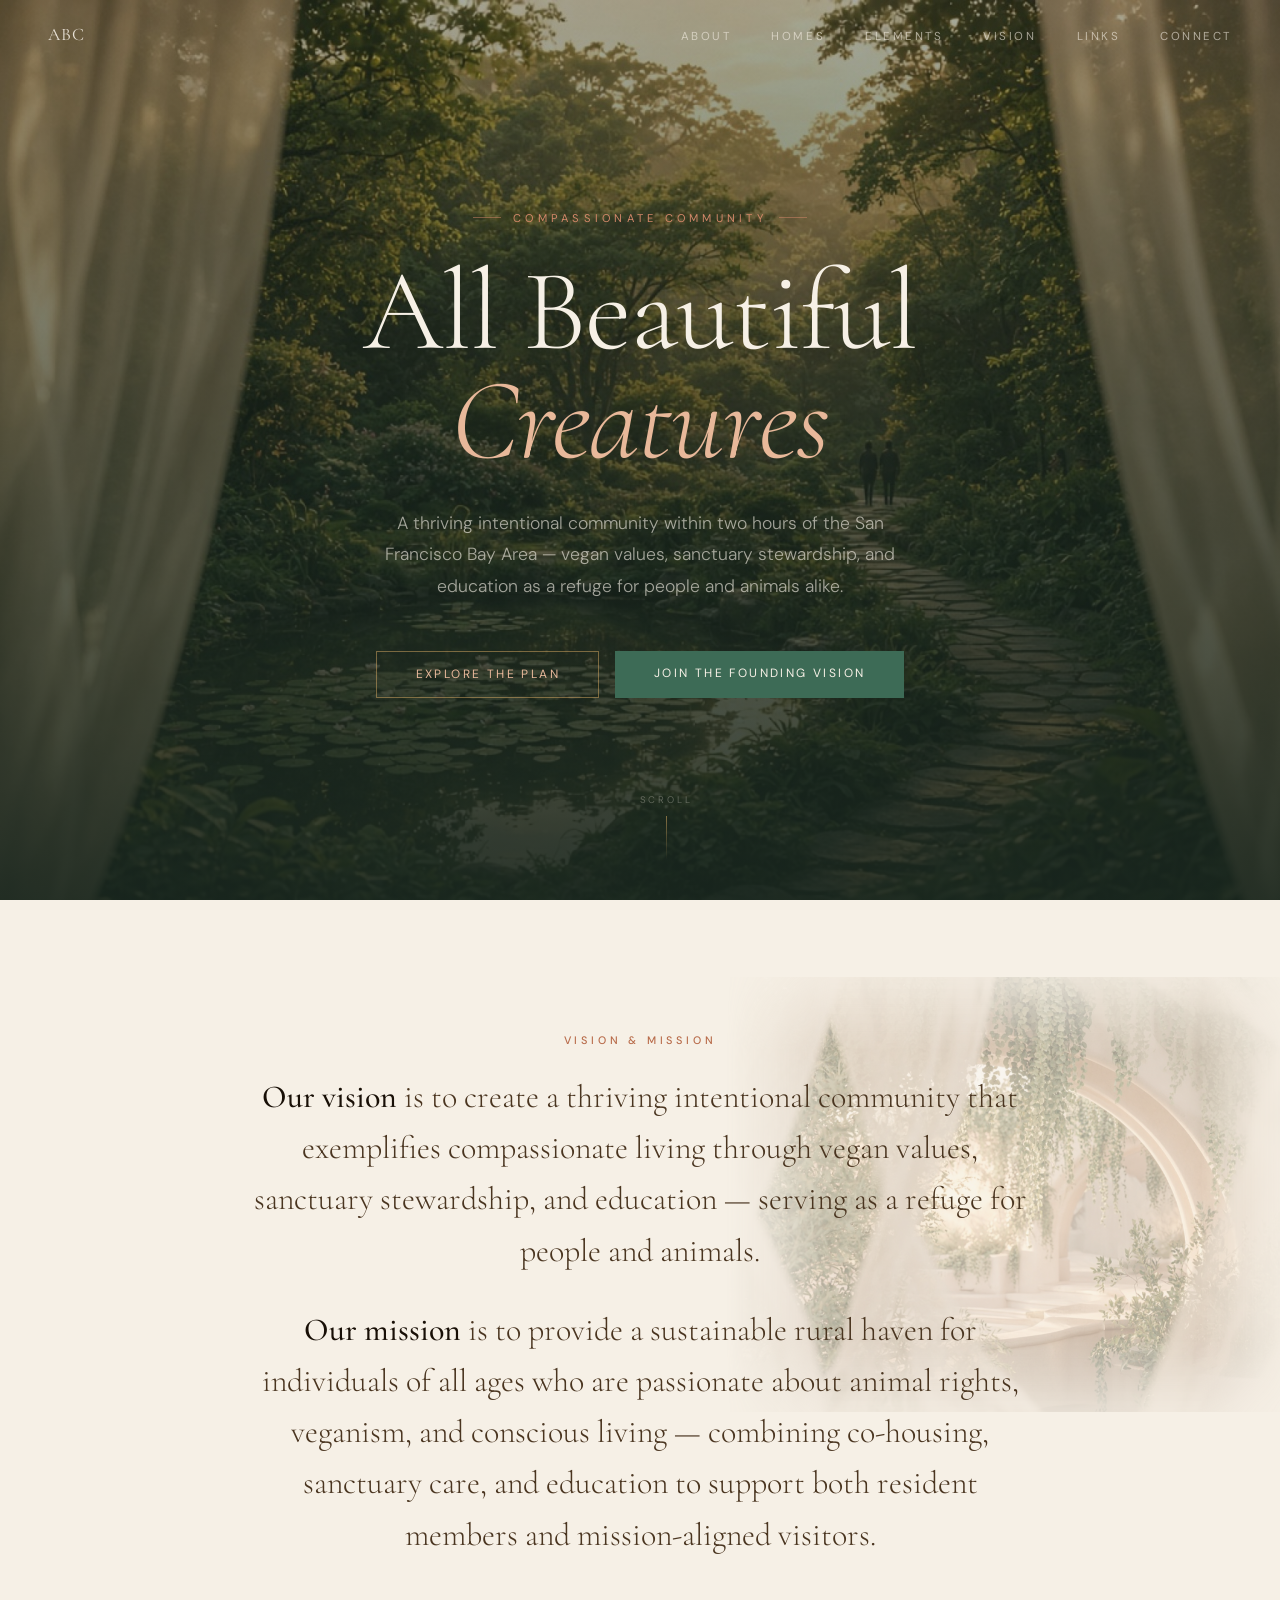
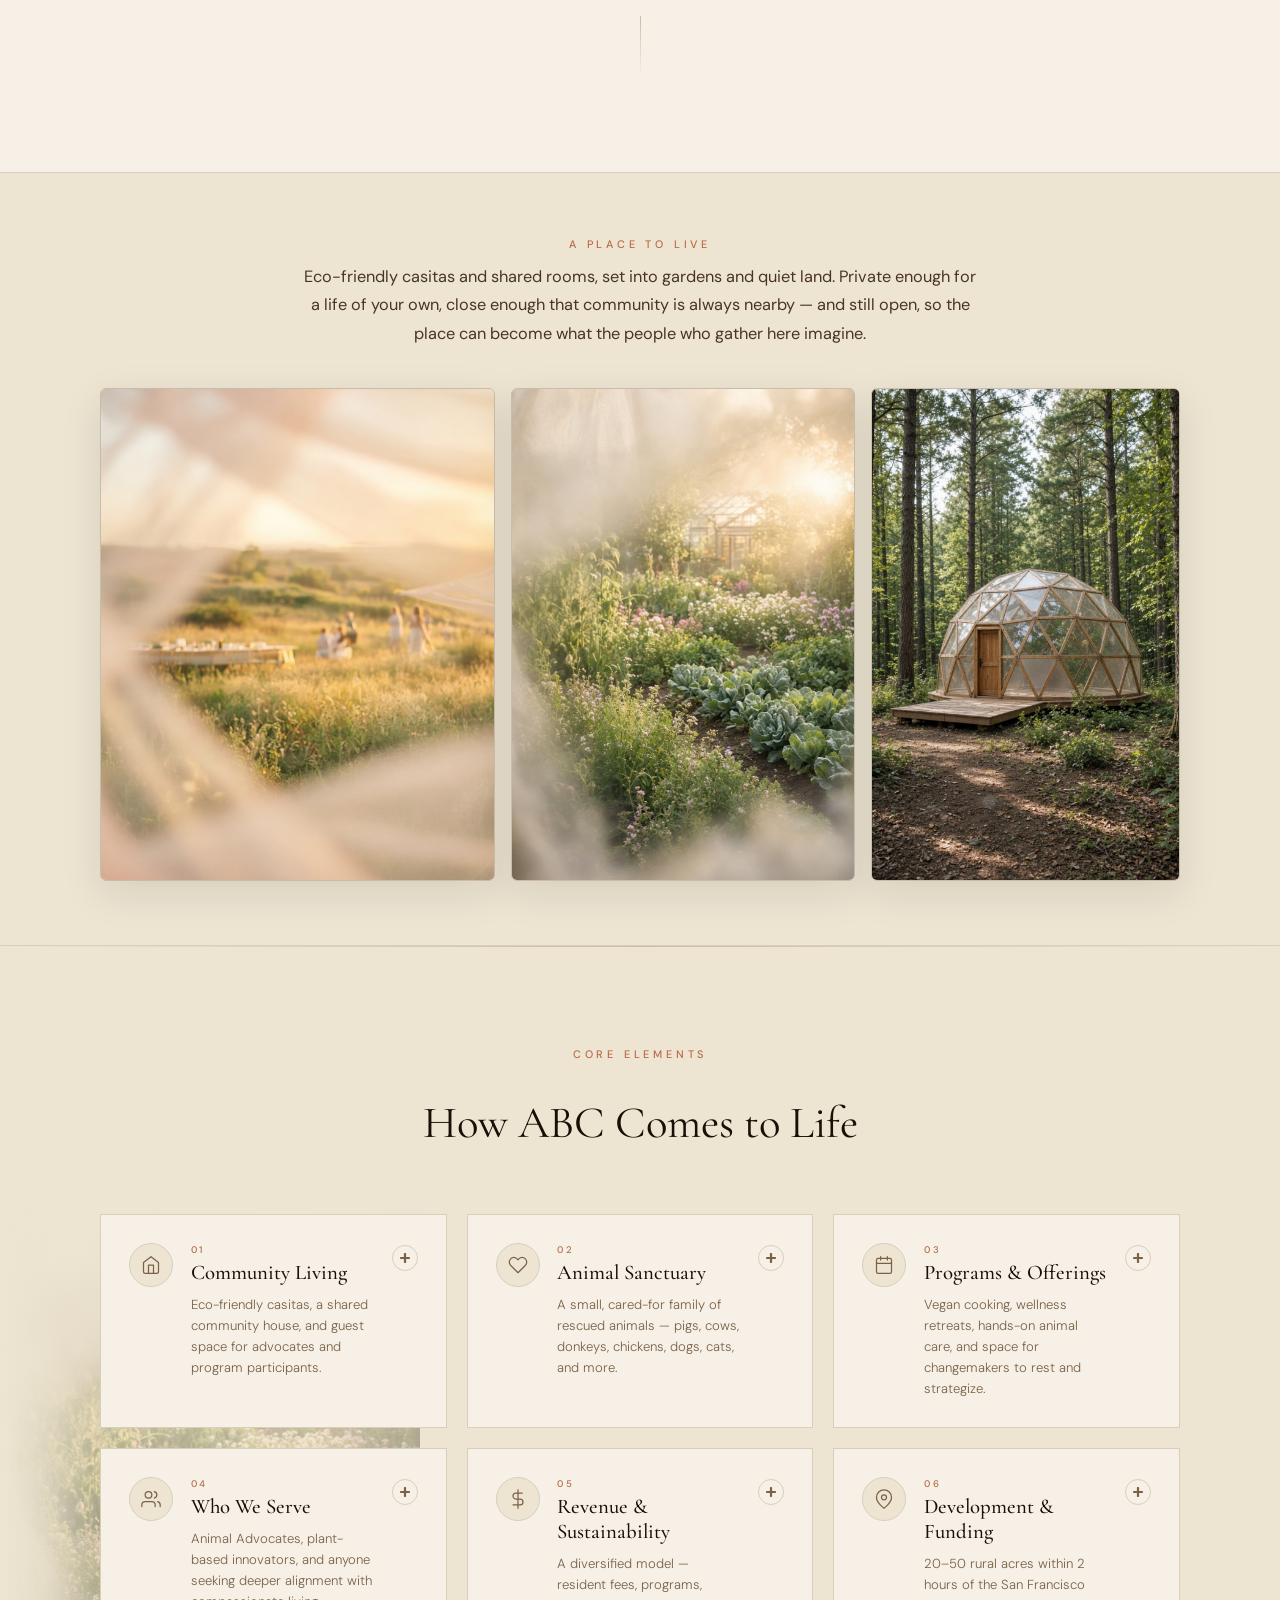
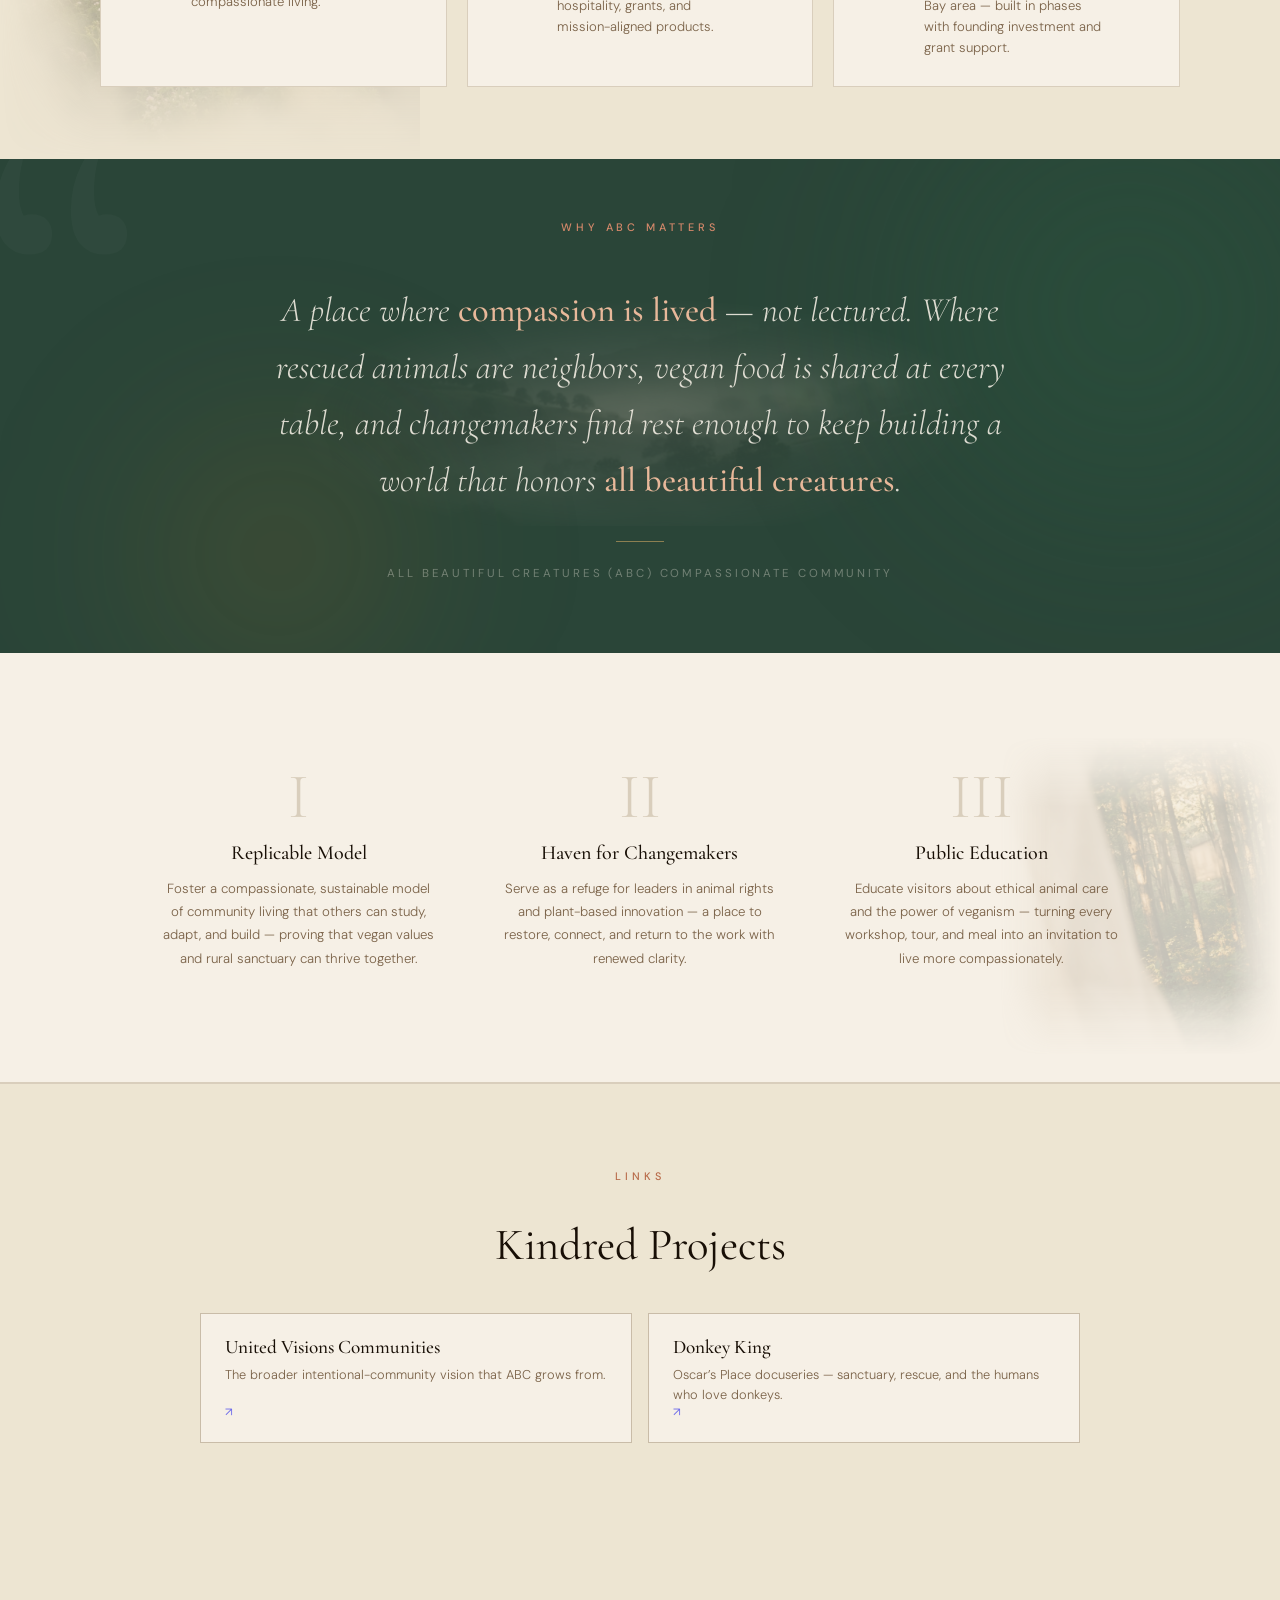
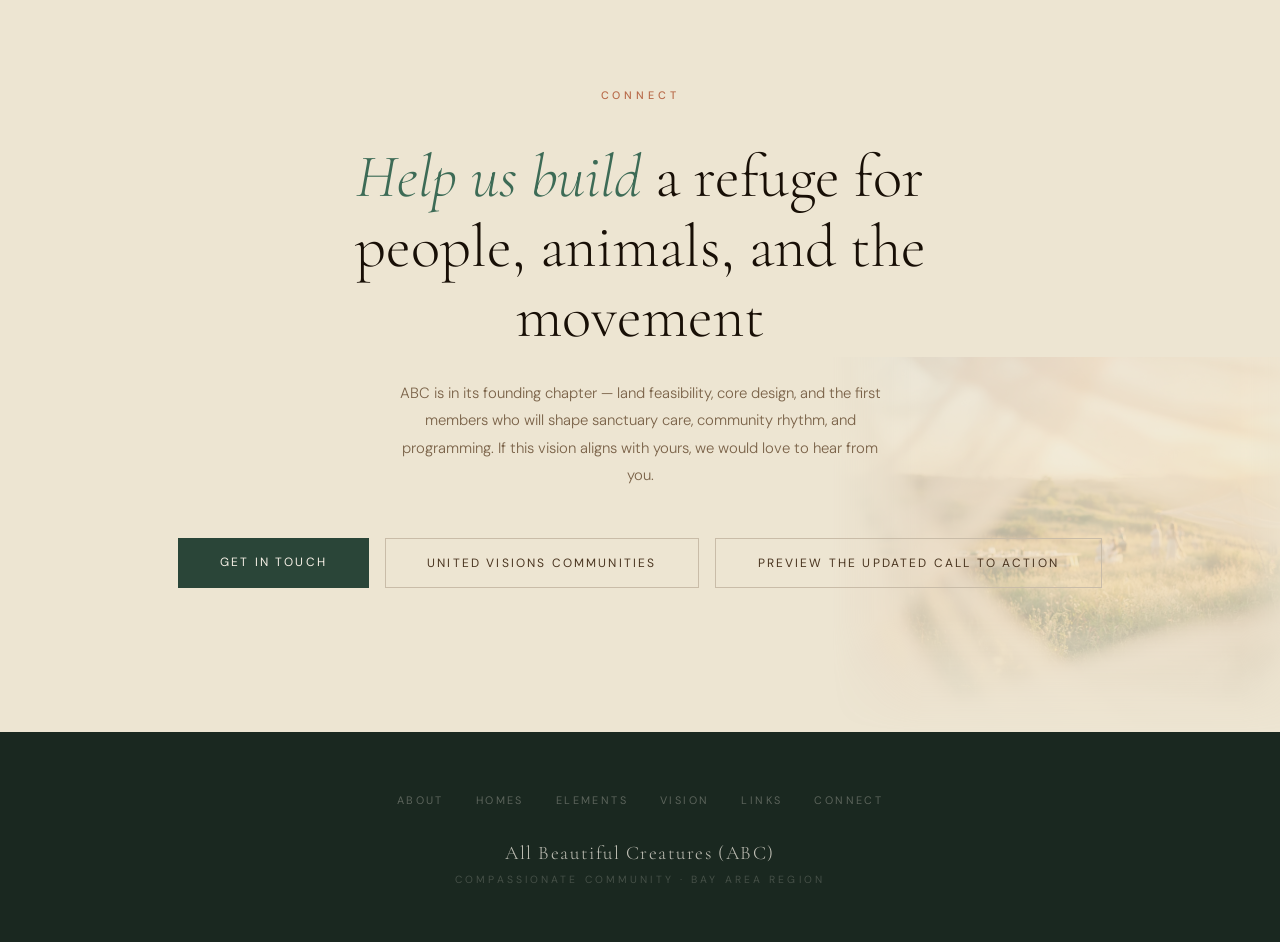
<file: abc.html>
<!DOCTYPE html>
<html lang="en">

<head>
  <meta charset="UTF-8">
  <meta name="viewport" content="width=device-width, initial-scale=1.0">
  <title>All Beautiful Creatures — Compassionate Community</title>
  <meta name="description"
    content="ABC: an intentional vegan community and animal sanctuary within two hours of the San Francisco Bay Area.">
  <link rel="preconnect" href="https://fonts.googleapis.com">
  <link rel="preconnect" href="https://fonts.gstatic.com" crossorigin>
  <link
    href="https://fonts.googleapis.com/css2?family=Cormorant+Garamond:ital,wght@0,300;0,400;0,500;0,600;1,300;1,400;1,500&family=DM+Sans:ital,opsz,wght@0,9..40,300;0,9..40,400;0,9..40,500;1,9..40,300&family=Space+Grotesk:wght@300;400;500;700&family=Playfair+Display:ital,wght@0,400;0,700;0,900;1,400;1,700&family=Archivo+Black&family=Libre+Franklin:wght@300;400;600;800&family=JetBrains+Mono:wght@300;400;700&display=swap"
    rel="stylesheet">

  <link id="zen-theme" rel="stylesheet" href="views/sanctuary.css">
  <link rel="preload" as="image" href="images/previews/gauze-community.jpg" fetchpriority="high">

  <style>
    .zen-switch {
      position: fixed;
      right: 1.25rem;
      bottom: 1.25rem;
      z-index: 9999;
      font-family: 'DM Sans', system-ui, sans-serif;
    }

    .zen-switch * {
      box-sizing: border-box;
    }

    .zen-switch-toggle {
      display: flex;
      align-items: center;
      gap: 0.65rem;
      padding: 0.7rem 1.1rem;
      border: 1px solid rgba(255, 255, 255, 0.18);
      border-radius: 999px;
      background: rgba(18, 18, 22, 0.82);
      backdrop-filter: blur(14px);
      -webkit-backdrop-filter: blur(14px);
      color: #fff;
      cursor: pointer;
      box-shadow: 0 10px 40px rgba(0, 0, 0, 0.35);
      transition: transform 0.25s ease, background 0.25s ease;
    }

    .zen-switch-toggle:hover {
      transform: translateY(-2px);
      background: rgba(28, 28, 34, 0.92);
    }

    .zen-switch-label {
      font-size: 0.58rem;
      letter-spacing: 0.28em;
      text-transform: uppercase;
      color: rgba(255, 255, 255, 0.5);
    }

    .zen-switch-current {
      font-size: 0.82rem;
      font-weight: 500;
    }

    .zen-switch-dot {
      width: 8px;
      height: 8px;
      border-radius: 50%;
      background: linear-gradient(135deg, #e8b89a, #5d9478);
      box-shadow: 0 0 10px rgba(93, 148, 120, 0.8);
    }

    .zen-switch-panel {
      position: absolute;
      right: 0;
      bottom: calc(100% + 0.75rem);
      width: 300px;
      padding: 0.75rem;
      border: 1px solid rgba(255, 255, 255, 0.14);
      border-radius: 16px;
      background: rgba(18, 18, 22, 0.92);
      backdrop-filter: blur(18px);
      -webkit-backdrop-filter: blur(18px);
      box-shadow: 0 20px 60px rgba(0, 0, 0, 0.45);
      opacity: 0;
      visibility: hidden;
      transform: translateY(10px) scale(0.98);
      transform-origin: bottom right;
      transition: opacity 0.22s ease, transform 0.22s ease, visibility 0.22s;
    }

    .zen-switch.open .zen-switch-panel {
      opacity: 1;
      visibility: visible;
      transform: translateY(0) scale(1);
    }

    .zen-switch-head {
      font-size: 0.58rem;
      letter-spacing: 0.22em;
      text-transform: uppercase;
      color: rgba(255, 255, 255, 0.45);
      padding: 0.4rem 0.6rem 0.7rem;
    }

    .zen-switch-head span {
      display: block;
      margin-top: 0.25rem;
      letter-spacing: 0.02em;
      text-transform: none;
      font-size: 0.62rem;
      color: rgba(255, 255, 255, 0.3);
    }

    .zen-switch-panel ul {
      list-style: none;
      margin: 0;
      padding: 0;
      display: flex;
      flex-direction: column;
      gap: 0.2rem;
    }

    .zen-opt {
      width: 100%;
      display: flex;
      flex-direction: column;
      align-items: flex-start;
      gap: 0.1rem;
      padding: 0.65rem 0.7rem;
      border: none;
      border-radius: 10px;
      background: transparent;
      color: #fff;
      text-align: left;
      cursor: pointer;
      transition: background 0.18s ease;
    }

    .zen-opt:hover {
      background: rgba(255, 255, 255, 0.08);
    }

    .zen-opt.active {
      background: rgba(255, 255, 255, 0.12);
    }

    .zen-opt-name {
      display: flex;
      align-items: center;
      gap: 0.5rem;
      font-size: 0.9rem;
      font-weight: 500;
      width: 100%;
    }

    .zen-opt-name::before {
      content: '';
      width: 7px;
      height: 7px;
      border-radius: 50%;
      background: var(--swatch, #888);
      flex-shrink: 0;
    }

    .zen-opt.active .zen-opt-name::after {
      content: '✓';
      margin-left: auto;
      font-size: 0.8rem;
      color: rgba(255, 255, 255, 0.7);
    }

    .zen-opt-desc {
      font-size: 0.68rem;
      color: rgba(255, 255, 255, 0.42);
      padding-left: 1.2rem;
    }

    @media (max-width: 760px) {
      .zen-switch-panel {
        width: min(300px, calc(100vw - 2.5rem));
      }
    }

    .intro-body-follow {
      margin-top: 1.75rem;
    }

    /* Hero background */
    .hero.hero--imaged {
      background: var(--forest-deep, #1a2820);
    }

    .hero.hero--imaged .hero-canvas,
    .hero.hero--imaged .hero-grain,
    .hero.hero--imaged .hero-rule,
    .hero.hero--imaged .orb {
      display: none;
    }

    .hero-bg-photo {
      position: absolute;
      inset: 0;
      background:
        linear-gradient(to bottom, rgba(26, 40, 32, 0.38) 0%, rgba(26, 40, 32, 0.68) 55%, rgba(26, 40, 32, 0.9) 100%),
        url('images/previews/gauze-community.jpg') center 42% / cover no-repeat;
      pointer-events: none;
      transition: filter 0.45s ease;
    }

    /* Progressive image loading (tiny → medium → full) */
    .progressive--low {
      filter: blur(18px) saturate(0.85);
    }

    .progressive--mid {
      filter: blur(5px) saturate(0.92);
    }

    .progressive--full {
      filter: none;
    }

    img.progressive-img {
      background: var(--parchment, #d9cebc);
      transition: filter 0.45s ease;
    }

    /* Featured place imagery — soft, unfinished, open to projection */
    .place-showcase {
      background: var(--cream-warm, #ede5d2);
      padding: 4rem 2rem;
      border-top: 1px solid var(--parchment, #d9cebc);
      border-bottom: 1px solid var(--parchment, #d9cebc);
    }

    .place-showcase-inner {
      max-width: 1080px;
      margin: 0 auto;
    }

    .place-showcase .eyebrow {
      display: block;
      text-align: center;
      margin-bottom: 0.75rem;
    }

    .place-showcase-lead {
      text-align: center;
      max-width: 42rem;
      margin: 0 auto 2.5rem;
      font-size: 1.02rem;
      line-height: 1.75;
      color: var(--text-mid, #4a3520);
    }

    .place-showcase-grid {
      display: grid;
      grid-template-columns: 1.15fr 1fr 0.9fr;
      gap: 1rem;
      align-items: stretch;
    }

    .place-showcase-fig {
      margin: 0;
      border-radius: 6px;
      overflow: hidden;
      border: 1px solid var(--parchment-mid, #c9bca8);
      box-shadow: 0 12px 40px rgba(24, 15, 6, 0.1);
    }

    .place-showcase-fig img {
      display: block;
      width: 100%;
      height: 100%;
      min-height: 220px;
      object-fit: cover;
    }

    .place-showcase-fig--tall img {
      min-height: 280px;
    }

    .place-showcase-fig figcaption {
      font-size: 0.68rem;
      letter-spacing: 0.12em;
      text-transform: uppercase;
      color: var(--text-muted, #7a6248);
      padding: 0.65rem 0.85rem;
      background: var(--cream, #f6f0e6);
    }

    @media (max-width: 900px) {
      .place-showcase-grid {
        grid-template-columns: 1fr 1fr;
      }

      .place-showcase-fig--wide {
        grid-column: 1 / -1;
      }
    }

    @media (max-width: 560px) {
      .place-showcase {
        padding: 3rem 1.25rem;
      }

      .place-showcase-grid {
        grid-template-columns: 1fr;
      }
    }

    /* Tighter spacing before vision quote */
    .pillars {
      padding-bottom: 4.5rem;
      overflow: visible;
    }

    .vision {
      padding: 3.5rem 2rem 4.5rem;
    }

    /* Subtle section decorations */
    .has-deco {
      position: relative;
      overflow: visible;
    }

    /* Keep vision quote-mark & orbs out of flow (32rem mark was stretching the section) */
    .has-deco>*:not(.section-deco):not(.vision-bg-mark):not(.vision-orb) {
      position: relative;
      z-index: 1;
    }

    .vision.has-deco .vision-bg-mark,
    .vision.has-deco .vision-orb {
      position: absolute;
      z-index: 0;
    }

    .section-deco {
      --deco-fade-x: 18%;
      --deco-fade-y: 22%;
      position: absolute;
      pointer-events: none;
      z-index: 0;
      background-repeat: no-repeat;
      background-size: contain;
      background-position: center;
      opacity: 0;
      filter: saturate(0.9);
      /* Feather all four edges (intersecting vertical + horizontal fades) */
      -webkit-mask-image:
        linear-gradient(to bottom,
          transparent 0%,
          rgba(0, 0, 0, 0.35) calc(var(--deco-fade-y) * 0.45),
          #000 var(--deco-fade-y),
          #000 calc(100% - var(--deco-fade-y)),
          rgba(0, 0, 0, 0.35) calc(100% - var(--deco-fade-y) * 0.45),
          transparent 100%),
        linear-gradient(to right,
          transparent 0%,
          rgba(0, 0, 0, 0.35) calc(var(--deco-fade-x) * 0.45),
          #000 var(--deco-fade-x),
          #000 calc(100% - var(--deco-fade-x)),
          rgba(0, 0, 0, 0.35) calc(100% - var(--deco-fade-x) * 0.45),
          transparent 100%);
      -webkit-mask-composite: source-in;
      mask-image:
        linear-gradient(to bottom,
          transparent 0%,
          rgba(0, 0, 0, 0.35) calc(var(--deco-fade-y) * 0.45),
          #000 var(--deco-fade-y),
          #000 calc(100% - var(--deco-fade-y)),
          rgba(0, 0, 0, 0.35) calc(100% - var(--deco-fade-y) * 0.45),
          transparent 100%),
        linear-gradient(to right,
          transparent 0%,
          rgba(0, 0, 0, 0.35) calc(var(--deco-fade-x) * 0.45),
          #000 var(--deco-fade-x),
          #000 calc(100% - var(--deco-fade-x)),
          rgba(0, 0, 0, 0.35) calc(100% - var(--deco-fade-x) * 0.45),
          transparent 100%);
      mask-composite: intersect;
      transition:
        opacity 1.1s ease 0.12s,
        transform 1.2s cubic-bezier(0.22, 1, 0.36, 1),
        filter 0.45s ease;
    }

    .has-deco.deco-in .section-deco {
      opacity: 0.28;
    }

    .has-deco.deco-in .section-deco.deco-vivid {
      opacity: 0.42;
    }

    .has-deco.deco-in .section-deco.progressive--low {
      filter: blur(18px) saturate(0.85);
    }

    .has-deco.deco-in .section-deco.progressive--mid {
      filter: blur(5px) saturate(0.92);
    }

    .has-deco.deco-in .section-deco.progressive--full {
      filter: saturate(1);
    }

    .has-deco.deco-in .deco-mountain.progressive--low,
    .has-deco.deco-in .deco-mountain.progressive--mid,
    .has-deco.deco-in .deco-mountain.progressive--full {
      filter: saturate(0.72) brightness(0.72);
    }

    .vision.has-deco {
      overflow: hidden;
    }

    .deco-interconnected {
      width: min(52vw, 580px);
      height: min(48vw, 520px);
      top: 4%;
      right: -2%;
      transform: translateX(22%);
      background-position: right center;
    }

    .has-deco.deco-in .deco-interconnected {
      transform: translateX(0);
    }

    .deco-farm {
      --deco-fade-x: 14%;
      --deco-fade-y: 28%;
      width: min(58vw, 680px);
      height: min(52vw, 560px);
      bottom: 0;
      left: 0;
      transform: translateX(-22%);
      background-position: left bottom;
    }

    .has-deco.deco-in .deco-farm {
      transform: translateX(0);
    }

    .deco-mountain {
      width: min(78vw, 880px);
      height: 240px;
      top: 50%;
      left: 50%;
      transform: translate(-50%, -50%) translateX(-8%);
      background-size: cover;
      background-position: 78% 58%;
      mix-blend-mode: normal;
      filter: saturate(0.72) brightness(0.72);
      -webkit-mask-image: radial-gradient(ellipse 58% 72% at 50% 55%, #000 0%, transparent 70%);
      mask-image: radial-gradient(ellipse 58% 72% at 50% 55%, #000 0%, transparent 70%);
      -webkit-mask-composite: source-over;
      mask-composite: add;
    }

    .has-deco.deco-in .deco-mountain {
      opacity: 0.42;
      transform: translate(-50%, -50%) translateX(0);
    }

    .deco-forest {
      width: min(24vw, 280px);
      height: min(30vw, 320px);
      top: auto;
      bottom: 6%;
      right: 0;
      transform: translateX(18%);
      background-size: cover;
      background-position: 82% center;
    }

    .has-deco.deco-in .deco-forest {
      transform: translateX(0);
      opacity: 0.2;
    }

    .values.has-deco {
      overflow: hidden;
    }

    .deco-auroville {
      width: min(44vw, 500px);
      height: min(44vw, 500px);
      bottom: 0;
      right: -4%;
      transform: translateX(20%);
      background-position: right bottom;
    }

    .has-deco.deco-in .deco-auroville {
      transform: translateX(0);
    }

    @media (max-width: 760px) {
      .vision {
        padding: 3.5rem 1.5rem 5rem;
      }

      .has-deco.deco-in .section-deco {
        opacity: 0.22;
      }

      .has-deco.deco-in .section-deco.deco-vivid {
        opacity: 0.32;
      }

      .has-deco.deco-in .deco-mountain {
        opacity: 0.34;
      }

      .deco-interconnected {
        width: 85vw;
        height: 75vw;
        top: auto;
        bottom: 0;
        right: -8%;
        transform: translateX(28%);
      }

      .deco-farm {
        width: 92vw;
        height: 72vw;
        left: -4%;
        bottom: 0;
        transform: translateX(-28%);
      }

      .deco-mountain {
        width: 100vw;
        height: 160px;
        transform: translate(-50%, -50%);
      }

      .deco-forest {
        width: 42vw;
        height: 42vw;
        top: auto;
        bottom: 0;
        right: -8%;
        transform: translateX(24%);
      }

      .deco-auroville {
        width: 70vw;
        height: 70vw;
        right: -20%;
        bottom: -5%;
        transform: translateX(26%);
      }
    }

    @media (prefers-reduced-motion: reduce) {
      .section-deco {
        transition: opacity 0.45s ease;
        transform: none !important;
      }

      .has-deco.deco-in .section-deco {
        opacity: 0.2;
      }

      .has-deco.deco-in .deco-mountain {
        opacity: 0.26;
      }
    }

    /* Links */
    .links {
      background: var(--cream-warm, #ede5d2);
      padding: 5rem 2rem 6rem;
      border-top: 1px solid var(--parchment, #d9cebc);
    }

    .links-inner {
      max-width: 880px;
      margin: 0 auto;
      text-align: center;
    }

    .links .section-title {
      margin-top: 0.75rem;
      margin-bottom: 2.5rem;
    }

    .links-grid {
      list-style: none;
      margin: 0;
      padding: 0;
      display: grid;
      grid-template-columns: repeat(auto-fit, minmax(240px, 1fr));
      gap: 1rem;
      text-align: left;
      align-items: stretch;
    }

    .links-grid>li {
      display: flex;
      min-height: 100%;
    }

    .links-grid a {
      display: flex;
      flex-direction: column;
      flex: 1;
      width: 100%;
      height: 100%;
      padding: 1.35rem 1.5rem;
      background: var(--cream, #f6f0e6);
      border: 1px solid var(--parchment-mid, #c9bca8);
      text-decoration: none;
      transition: border-color 0.3s ease, box-shadow 0.3s ease, transform 0.3s ease;
    }

    .links-grid a:hover {
      border-color: var(--forest-light, #5d9478);
      box-shadow: 0 8px 28px rgba(24, 15, 6, 0.08);
      transform: translateY(-2px);
    }

    .links-name {
      display: block;
      font-family: 'Cormorant Garamond', serif;
      font-size: 1.2rem;
      font-weight: 500;
      color: var(--text-ink, #180f06);
      margin-bottom: 0.35rem;
    }

    .links-desc {
      display: block;
      flex: 1;
      font-size: 0.8rem;
      font-weight: 300;
      line-height: 1.55;
      color: var(--text-muted, #7a6248);
    }

    .links-external::after {
      content: ' ↗';
      font-size: 0.75em;
      opacity: 0.55;
    }
  </style>
</head>

<body>

  <nav id="nav">
    <a href="#top" class="nav-logo">ABC</a>
    <ul class="nav-links">
      <li><a href="#about">About</a></li>
      <li><a href="#homes">Homes</a></li>
      <li><a href="#pillars">Elements</a></li>
      <li><a href="#vision">Vision</a></li>
      <li><a href="#links">Links</a></li>
      <li><a href="#connect">Connect</a></li>
    </ul>
  </nav>

  <section class="hero hero--imaged" id="top">
    <div class="hero-bg-photo progressive-bg" role="img"
      aria-label="A garden and lily pond seen through sheer curtains, with a path leading into warm light"
      data-progressive-low="images/previews/gauze-community.jpg"
      data-progressive-mid="images/previews/gauze-community-md.jpg"
      data-progressive-full="images/gauze/gauze-community.jpg"
      data-progressive-position="center 42% / cover no-repeat"></div>
    <div class="hero-canvas">
      <div class="orb orb-1"></div>
      <div class="orb orb-2"></div>
      <div class="orb orb-3"></div>
    </div>
    <div class="hero-grain"></div>
    <div class="hero-rule"></div>

    <div class="hero-content">
      <p class="hero-eyebrow">Compassionate Community</p>
      <h1 class="hero-title">
        All Beautiful
        <span class="line-italic">Creatures</span>
      </h1>
      <p class="hero-tagline">
        A thriving intentional community within two hours of the San Francisco Bay Area — vegan values, sanctuary
        stewardship, and education as a refuge for people and animals alike.
      </p>
      <div class="hero-cta-wrap">
        <a href="#pillars" class="btn-ghost">Explore the Plan</a>
        <a href="#connect" class="btn-solid">Join the Founding Vision</a>
      </div>
    </div>

    <div class="hero-scroll">
      <span>Scroll</span>
      <div class="scroll-stem"></div>
    </div>
  </section>

  <section class="intro has-deco" id="about">
    <div class="section-deco deco-interconnected deco-vivid progressive-bg" aria-hidden="true"
      data-progressive-low="images/previews/gauze-linked.jpg"
      data-progressive-mid="images/previews/gauze-linked-md.jpg"
      data-progressive-full="images/gauze/gauze-linked.jpg"></div>
    <div class="intro-inner reveal">
      <span class="eyebrow">Vision &amp; Mission</span>
      <p class="intro-body">
        <strong>Our vision</strong> is to create a thriving intentional community that exemplifies compassionate living
        through vegan values, sanctuary stewardship, and education — serving as a refuge for people and animals.
      </p>
      <p class="intro-body intro-body-follow">
        <strong>Our mission</strong> is to provide a sustainable rural haven for individuals of all ages who are
        passionate about animal rights, veganism, and conscious living — combining co-housing, sanctuary care, and
        education to support both resident members and mission-aligned visitors.
      </p>
      <div class="intro-divider"></div>
    </div>
  </section>

  <section class="place-showcase" id="homes">
    <div class="place-showcase-inner reveal">
      <span class="eyebrow">A Place to Live</span>
      <p class="place-showcase-lead">
        Eco-friendly casitas and shared rooms, set into gardens and quiet land. Private enough for a life of your own,
        close enough that community is always nearby — and still open, so the place can become what the people who
        gather here imagine.
      </p>
      <div class="place-showcase-grid">
        <figure class="place-showcase-fig place-showcase-fig--wide reveal reveal-d1">
          <img class="progressive-img" src="images/previews/gauze-gathering.jpg"
            data-progressive-mid="images/previews/gauze-gathering-md.jpg"
            data-progressive-full="images/gauze/gauze-gathering.jpg"
            alt="A sunlit meadow and a long table, seen through sheer fabric" width="1152" height="864"
            decoding="async">
          <figcaption>Gathering</figcaption>
        </figure>
        <figure class="place-showcase-fig place-showcase-fig--tall reveal reveal-d2">
          <img class="progressive-img" src="images/previews/gauze-gardens.jpg"
            data-progressive-mid="images/previews/gauze-gardens-md.jpg"
            data-progressive-full="images/gauze/gauze-gardens.jpg"
            alt="A flower and vegetable garden in warm mist" width="864" height="1152" decoding="async">
          <figcaption>Gardens</figcaption>
        </figure>
        <figure class="place-showcase-fig reveal reveal-d3">
          <img class="progressive-img" src="images/previews/gauze-dome.jpg"
            data-progressive-mid="images/previews/gauze-dome-md.jpg"
            data-progressive-full="images/gauze/gauze-dome.jpg"
            alt="A small cedar geodesic dome with a wooden door and deck in a forest clearing" width="864"
            height="1152" decoding="async">
          <figcaption>Among the trees</figcaption>
        </figure>
      </div>
    </div>
  </section>

  <section class="pillars has-deco" id="pillars">
    <div class="section-deco deco-farm deco-vivid progressive-bg" aria-hidden="true"
      data-progressive-low="images/previews/gauze-gardens.jpg" data-progressive-mid="images/previews/gauze-gardens-md.jpg"
      data-progressive-full="images/gauze/gauze-gardens.jpg"></div>
    <div class="section-head reveal">
      <span class="eyebrow">Core Elements</span>
      <h2 class="section-title">How ABC Comes to Life</h2>
    </div>

    <div class="grid">

      <div class="card reveal reveal-d1">
        <div class="card-accent"></div>
        <div class="card-head">
          <div class="card-icon">
            <svg viewBox="0 0 24 24">
              <path d="M3 9l9-7 9 7v11a2 2 0 0 1-2 2H5a2 2 0 0 1-2-2z" />
              <polyline points="9 22 9 12 15 12 15 22" />
            </svg>
          </div>
          <div class="card-meta">
            <div class="card-num">01</div>
            <h3 class="card-title">Community Living</h3>
            <p class="card-teaser">Eco-friendly casitas, a shared community house, and guest space for advocates and
              program participants.</p>
          </div>
          <div class="card-toggle">
            <svg viewBox="0 0 10 10">
              <line x1="5" y1="1" x2="5" y2="9" />
              <line x1="1" y1="5" x2="9" y2="5" />
            </svg>
          </div>
        </div>
        <div class="card-body">
          <div class="card-body-inner">
            <p class="card-pullquote">"Individual homes, shared meals, and room to gather — rural living built for
              connection."</p>
            <p>Each full-time resident, member, or family has their own eco-friendly casita — private space rooted in
              the land, with the richness of community always nearby. The shape of that shelter is still open: something
              gentle, resilient, and at home in the landscape, chosen with the people who will live there.
            </p>
            <p>A central community building anchors daily life: a large kitchen, dining area, lounge, and flexible event
              space for meals, workshops, and celebration.</p>
            <p>Guest rooms or cottages welcome short-term program participants and visiting advocates — so the community
              can host the movement, not only house its members.</p>
          </div>
        </div>
      </div>

      <div class="card reveal reveal-d2">
        <div class="card-accent"></div>
        <div class="card-head">
          <div class="card-icon">
            <svg viewBox="0 0 24 24">
              <path
                d="M20.84 4.61a5.5 5.5 0 0 0-7.78 0L12 5.67l-1.06-1.06a5.5 5.5 0 0 0-7.78 7.78l1.06 1.06L12 21.23l7.78-7.78 1.06-1.06a5.5 5.5 0 0 0 0-7.78z" />
            </svg>
          </div>
          <div class="card-meta">
            <div class="card-num">02</div>
            <h3 class="card-title">Animal Sanctuary</h3>
            <p class="card-teaser">A small, cared-for family of rescued animals — pigs, cows, donkeys, chickens, dogs,
              cats, and more.</p>
          </div>
          <div class="card-toggle">
            <svg viewBox="0 0 10 10">
              <line x1="5" y1="1" x2="5" y2="9" />
              <line x1="1" y1="5" x2="9" y2="5" />
            </svg>
          </div>
        </div>
        <div class="card-body">
          <div class="card-body-inner">
            <p class="card-pullquote">"Sanctuary is not a backdrop — it is the heart of why we gather."</p>
            <p>ABC is home to a modest number of rescued animals, each known by name and story. Residents participate in
              daily care and education, learning ethical stewardship through practice.</p>
            <p>Species may include pigs, cows, donkeys, chickens, dogs, and cats — chosen with care for the land, the
              animals' wellbeing, and meaningful engagement with visitors.</p>
            <p>Public programs invite guests to witness compassionate animal care firsthand — turning empathy into
              understanding, and understanding into lasting change.</p>
          </div>
        </div>
      </div>

      <div class="card reveal reveal-d3">
        <div class="card-accent"></div>
        <div class="card-head">
          <div class="card-icon">
            <svg viewBox="0 0 24 24">
              <rect x="3" y="4" width="18" height="18" rx="2" ry="2" />
              <line x1="16" y1="2" x2="16" y2="6" />
              <line x1="8" y1="2" x2="8" y2="6" />
              <line x1="3" y1="10" x2="21" y2="10" />
            </svg>
          </div>
          <div class="card-meta">
            <div class="card-num">03</div>
            <h3 class="card-title">Programs &amp; Offerings</h3>
            <p class="card-teaser">Vegan cooking, wellness retreats, hands-on animal care, and space for changemakers to
              rest and strategize.</p>
          </div>
          <div class="card-toggle">
            <svg viewBox="0 0 10 10">
              <line x1="5" y1="1" x2="5" y2="9" />
              <line x1="1" y1="5" x2="9" y2="5" />
            </svg>
          </div>
        </div>
        <div class="card-body">
          <div class="card-body-inner">
            <p class="card-pullquote">"Education that nourishes the body, calms the mind, and deepens commitment to all
              beings."</p>
            <p><strong>Vegan cooking</strong> — weekend intensives and single-day workshops where plant-based cuisine
              becomes a skill, a joy, and an act of advocacy.</p>
            <p><strong>Wellness retreats</strong> — yoga, meditation, and aerial programs that support healing and align
              body-mind practice with plant-based living.</p>
            <p><strong>Animal care experiences</strong> — hands-on husbandry and sanctuary education for visitors who
              want
              to learn by doing.</p>
            <p><strong>Retreat space for changemakers</strong> — quiet, mission-aligned hosting for founders, activists,
              and nonprofit teams who need ground to think, plan, and restore.</p>
          </div>
        </div>
      </div>

      <div class="card reveal reveal-d4">
        <div class="card-accent"></div>
        <div class="card-head">
          <div class="card-icon">
            <svg viewBox="0 0 24 24">
              <path d="M17 21v-2a4 4 0 0 0-4-4H5a4 4 0 0 0-4 4v2" />
              <circle cx="9" cy="7" r="4" />
              <path d="M23 21v-2a4 4 0 0 0-3-3.87" />
              <path d="M16 3.13a4 4 0 0 1 0 7.75" />
            </svg>
          </div>
          <div class="card-meta">
            <div class="card-num">04</div>
            <h3 class="card-title">Who We Serve</h3>
            <p class="card-teaser">Animal Advocates, plant-based innovators, and anyone seeking deeper alignment
              with compassionate living.</p>
          </div>
          <div class="card-toggle">
            <svg viewBox="0 0 10 10">
              <line x1="5" y1="1" x2="5" y2="9" />
              <line x1="1" y1="5" x2="9" y2="5" />
            </svg>
          </div>
        </div>
        <div class="card-body">
          <div class="card-body-inner">
            <p class="card-pullquote">"A community for people already doing the work — and those ready to begin."</p>
            <p><strong>Animal rights &amp; vegan advocates</strong> who want to live their values daily, not only
              campaign
              for them.</p>
            <p><strong>Alternative protein founders, ethical investors, and nonprofit leaders</strong> seeking a
              physical
              hub near the Bay Area to connect, retreat, and collaborate.</p>
            <p><strong>Health-conscious individuals</strong> drawn to plant-based wellness, mindful living, and a
              culture where compassion is the default — not the exception.</p>
          </div>
        </div>
      </div>

      <div class="card reveal reveal-d5">
        <div class="card-accent"></div>
        <div class="card-head">
          <div class="card-icon">
            <svg viewBox="0 0 24 24">
              <line x1="12" y1="1" x2="12" y2="23" />
              <path d="M17 5H9.5a3.5 3.5 0 0 0 0 7h5a3.5 3.5 0 0 1 0 7H6" />
            </svg>
          </div>
          <div class="card-meta">
            <div class="card-num">05</div>
            <h3 class="card-title">Revenue &amp; Sustainability</h3>
            <p class="card-teaser">A diversified model — resident fees, programs, hospitality, grants, and
              mission-aligned
              products.</p>
          </div>
          <div class="card-toggle">
            <svg viewBox="0 0 10 10">
              <line x1="5" y1="1" x2="5" y2="9" />
              <line x1="1" y1="5" x2="9" y2="5" />
            </svg>
          </div>
        </div>
        <div class="card-body">
          <div class="card-body-inner">
            <p class="card-pullquote">"Financial sustainability in service of sanctuary — never the other way around."
            </p>
            <p><strong>Resident monthly fees</strong> through lease or equity-based structures that fund operations
              while
              keeping membership accessible to mission-aligned households.</p>
            <p><strong>Workshop &amp; retreat tuition</strong> for vegan cooking, animal care, and wellness programming
              —
              weekend intensives and day events.</p>
            <p><strong>Short-term stays &amp; event rentals</strong> for guests, advocates, and aligned gatherings.</p>
            <p><strong>Donor &amp; grant support</strong> especially directed toward sanctuary operations, animal care,
              and public education.</p>
            <p><strong>Optional revenue</strong> from plant-based products, branded merchandise, or an ABC credit card
              that channels everyday purchases back into the community's mission.</p>
          </div>
        </div>
      </div>

      <div class="card reveal reveal-d6">
        <div class="card-accent"></div>
        <div class="card-head">
          <div class="card-icon">
            <svg viewBox="0 0 24 24">
              <path d="M21 10c0 7-9 13-9 13s-9-6-9-13a9 9 0 0 1 18 0z" />
              <circle cx="12" cy="10" r="3" />
            </svg>
          </div>
          <div class="card-meta">
            <div class="card-num">06</div>
            <h3 class="card-title">Development &amp; Funding</h3>
            <p class="card-teaser">20–50 rural acres within 2 hours of the San Francisco Bay area — built in phases with
              founding investment and grant support.</p>
          </div>
          <div class="card-toggle">
            <svg viewBox="0 0 10 10">
              <line x1="5" y1="1" x2="5" y2="9" />
              <line x1="1" y1="5" x2="9" y2="5" />
            </svg>
          </div>
        </div>
        <div class="card-body">
          <div class="card-body-inner">
            <p class="card-pullquote">"From feasibility to sanctuary — a roadmap the movement can learn from."</p>
            <p><strong>Land acquisition</strong> — feasibility planning for a rural parcel of 20–50 acres, within 90
              minutes of the San Francisco Bay Area and no more than two hours from the region's core.</p>
            <p><strong>Seed capital</strong> — founding group contributions and mission-aligned angel investors to
              secure
              the land and begin core infrastructure.</p>
            <p><strong>Phase 1</strong> — community house, 3–5 casitas, and basic animal sanctuary infrastructure.</p>
            <p><strong>Phase 2</strong> — additional casitas, guesthouses, and expanded programming facilities.</p>
            <p><strong>Grants &amp; nonprofit partnerships</strong> — funding streams for sanctuary operations, animal
              care, and advocacy education programs.</p>
          </div>
        </div>
      </div>

    </div>
  </section>

  <section class="vision has-deco" id="vision">
    <div class="section-deco deco-mountain progressive-bg" aria-hidden="true"
      data-progressive-low="images/previews/gauze-hills.jpg"
      data-progressive-mid="images/previews/gauze-hills-md.jpg"
      data-progressive-full="images/gauze/gauze-hills.jpg"></div>
    <div class="vision-bg-mark" aria-hidden="true">&ldquo;</div>
    <div class="vision-orb vision-orb-1"></div>
    <div class="vision-orb vision-orb-2"></div>
    <div class="vision-inner">
      <span class="eyebrow">Why ABC Matters</span>
      <blockquote class="vision-quote">
        A place where <strong>compassion is lived</strong> — not lectured. Where rescued animals are neighbors, vegan
        food
        is shared at every table, and changemakers find rest enough to keep building a world that honors <strong>all
          beautiful creatures</strong>.
      </blockquote>
      <div class="vision-bar"></div>
      <p class="vision-attr">All Beautiful Creatures (ABC) Compassionate Community</p>
    </div>
  </section>

  <section class="values has-deco">
    <div class="section-deco deco-forest progressive-bg" aria-hidden="true"
      data-progressive-low="images/previews/gauze-forest.jpg"
      data-progressive-mid="images/previews/gauze-forest-md.jpg"
      data-progressive-full="images/gauze/gauze-forest.jpg"></div>
    <div class="values-inner">
      <div class="value-item reveal reveal-d1">
        <span class="value-glyph">I</span>
        <div class="value-name">Replicable Model</div>
        <p class="value-desc">Foster a compassionate, sustainable model of community living that others can study,
          adapt, and build — proving that vegan values and rural sanctuary can thrive together.</p>
      </div>
      <div class="value-item reveal reveal-d2">
        <span class="value-glyph">II</span>
        <div class="value-name">Haven for Changemakers</div>
        <p class="value-desc">Serve as a refuge for leaders in animal rights and plant-based innovation — a place to
          restore, connect, and return to the work with renewed clarity.</p>
      </div>
      <div class="value-item reveal reveal-d3">
        <span class="value-glyph">III</span>
        <div class="value-name">Public Education</div>
        <p class="value-desc">Educate visitors about ethical animal care and the power of veganism — turning every
          workshop, tour, and meal into an invitation to live more compassionately.</p>
      </div>
    </div>
  </section>

  <section class="links" id="links">
    <div class="links-inner reveal">
      <span class="eyebrow">Links</span>
      <h2 class="section-title">Kindred Projects</h2>
      <ul class="links-grid">
        <li class="reveal reveal-d1">
          <a href="index.html" class="links-external" target="_blank" rel="noopener noreferrer">
            <span class="links-name">United Visions Communities</span>
            <span class="links-desc">The broader intentional-community vision that ABC grows from.</span>
          </a>
        </li>
        <li class="reveal reveal-d2">
          <a href="https://www.oscarsplace.org/donkey-king" class="links-external" target="_blank"
            rel="noopener noreferrer">
            <span class="links-name">Donkey King</span>
            <span class="links-desc">Oscar&rsquo;s Place docuseries — sanctuary, rescue, and the humans who love
              donkeys.</span>
          </a>
        </li>
      </ul>
    </div>
  </section>

  <section class="cta has-deco" id="connect">
    <div class="section-deco deco-auroville progressive-bg" aria-hidden="true"
      data-progressive-low="images/previews/gauze-gathering.jpg"
      data-progressive-mid="images/previews/gauze-gathering-md.jpg"
      data-progressive-full="images/gauze/gauze-gathering.jpg"></div>
    <span class="eyebrow reveal">Connect</span>
    <h2 class="cta-title reveal"><em>Help us build</em> a refuge for people, animals, and the movement</h2>
    <p class="cta-body reveal">
      ABC is in its founding chapter — land feasibility, core design, and the first members who will shape sanctuary
      care, community rhythm, and programming. If this vision aligns with yours, we would love to hear from you.
    </p>
    <div class="cta-btns reveal">
      <a href="mailto:frazer@unitedvisions.org,yoli888@yahoo.com?subject=All%20Beautiful%20Creatures%20(ABC)"
        class="btn-forest">Get in Touch</a>
      <a href="index.html" class="btn-outline">United Visions Communities</a>
      <a href="abc-cta-review.html" class="btn-outline">Preview the Updated Call to Action</a>
    </div>
  </section>

  <footer>
    <ul class="footer-links">
      <li><a href="#about">About</a></li>
      <li><a href="#homes">Homes</a></li>
      <li><a href="#pillars">Elements</a></li>
      <li><a href="#vision">Vision</a></li>
      <li><a href="#links">Links</a></li>
      <li><a href="#connect">Connect</a></li>
    </ul>
    <p class="footer-logo">All Beautiful Creatures (ABC)</p>
    <p class="footer-sub">Compassionate Community · Bay Area Region</p>
  </footer>

  <!-- div class="zen-switch" id="zenSwitch">
    <button class="zen-switch-toggle" id="zenToggle" aria-haspopup="true" aria-expanded="false">
      <span class="zen-switch-dot"></span>
      <span>
        <span class="zen-switch-label">View</span><br>
        <span class="zen-switch-current" id="zenCurrent">Sanctuary</span>
      </span>
    </button>
    <div class="zen-switch-panel" id="zenPanel" role="menu">
      <p class="zen-switch-head">Select a design<span>Same content — many skins.</span></p>
      <ul>
        <li>
          <button class="zen-opt" data-theme="sanctuary" data-name="Sanctuary" style="--swatch:#5d9478" role="menuitem">
            <span class="zen-opt-name">Sanctuary</span>
            <span class="zen-opt-desc">Sage &amp; clay · ABC default</span>
          </button>
        </li>
        <li>
          <button class="zen-opt" data-theme="forest" data-name="Forest" style="--swatch:#3d7a58" role="menuitem">
            <span class="zen-opt-name">Forest</span>
            <span class="zen-opt-desc">Earthy serif · warm greens</span>
          </button>
        </li>
        <li>
          <button class="zen-opt" data-theme="noir" data-name="Noir" style="--swatch:#000" role="menuitem">
            <span class="zen-opt-name">Noir</span>
            <span class="zen-opt-desc">Brutalist · black &amp; white</span>
          </button>
        </li>
        <li>
          <button class="zen-opt" data-theme="press" data-name="Press" style="--swatch:#b8472f" role="menuitem">
            <span class="zen-opt-name">Press</span>
            <span class="zen-opt-desc">Editorial · newspaper</span>
          </button>
        </li>
        <li>
          <button class="zen-opt" data-theme="aurora" data-name="Aurora" style="--swatch:#8b5cf6" role="menuitem">
            <span class="zen-opt-name">Aurora</span>
            <span class="zen-opt-desc">Neon · glassy dark</span>
          </button>
        </li>
        <li>
          <button class="zen-opt" data-theme="bauhaus" data-name="Bauhaus" style="--swatch:#e63946" role="menuitem">
            <span class="zen-opt-name">Bauhaus</span>
            <span class="zen-opt-desc">Geometric · primary blocks</span>
          </button>
        </li>
      </ul>
    </div>
  </div-->

  <script>
    const nav = document.getElementById('nav');
    window.addEventListener('scroll', () => {
      nav.classList.toggle('scrolled', window.scrollY > 60);
    }, { passive: true });

    document.querySelectorAll('.card').forEach(card => {
      card.addEventListener('click', () => {
        const isOpen = card.classList.contains('open');
        document.querySelectorAll('.card').forEach(c => c.classList.remove('open'));
        if (!isOpen) card.classList.add('open');
      });
    });

    const io = new IntersectionObserver((entries) => {
      entries.forEach(e => {
        if (e.isIntersecting) {
          e.target.classList.add('in');
          io.unobserve(e.target);
        }
      });
    }, { threshold: 0.1, rootMargin: '0px 0px -8% 0px' });

    document.querySelectorAll('.reveal').forEach(el => io.observe(el));

    const decoIo = new IntersectionObserver((entries) => {
      entries.forEach(e => {
        if (e.isIntersecting) {
          e.target.classList.add('deco-in');
          decoIo.unobserve(e.target);
        }
      });
    }, { threshold: 0.06, rootMargin: '40px 0px -5% 0px' });

    document.querySelectorAll('.has-deco').forEach(section => decoIo.observe(section));

    (function () {
      const HERO_GRADIENT =
        'linear-gradient(to bottom, rgba(26, 40, 32, 0.38) 0%, rgba(26, 40, 32, 0.68) 55%, rgba(26, 40, 32, 0.9) 100%)';

      function setStage(el, url, stage) {
        el.classList.remove('progressive--low', 'progressive--mid', 'progressive--full');
        el.classList.add('progressive--' + stage);
        if (el.tagName === 'IMG') {
          el.src = url;
          return;
        }
        const pos = el.dataset.progressivePosition || 'center / cover no-repeat';
        const grad = el.dataset.progressiveGradient;
        if (grad) {
          el.style.background = grad + ', url("' + url + '") ' + pos;
        } else {
          el.style.backgroundImage = 'url("' + url + '")';
        }
      }

      function preload(url) {
        return new Promise((resolve, reject) => {
          const img = new Image();
          img.onload = () => resolve(url);
          img.onerror = reject;
          img.src = url;
        });
      }

      function loadProgressive(el) {
        const low = el.dataset.progressiveLow ||
          (el.tagName === 'IMG' ? el.getAttribute('src') : null);
        const mid = el.dataset.progressiveMid;
        const full = el.dataset.progressiveFull || mid;
        if (!low && !mid && !full) return;

        if (low) setStage(el, low, 'low');

        const chain = [];
        if (mid && mid !== low) chain.push(mid);
        if (full && full !== mid) chain.push(full);

        chain.reduce((p, url, i) => {
          return p.then(() => preload(url).then(() => {
            setStage(el, url, i === chain.length - 1 ? 'full' : 'mid');
          }));
        }, Promise.resolve()).catch(() => { });
      }

      const progIo = new IntersectionObserver((entries) => {
        entries.forEach(e => {
          if (e.isIntersecting) {
            loadProgressive(e.target);
            progIo.unobserve(e.target);
          }
        });
      }, { rootMargin: '320px 0px' });

      document.querySelectorAll('[data-progressive-low], img.progressive-img').forEach(el => {
        if (el.tagName === 'IMG') el.classList.add('progressive--low');
        if (el.classList.contains('hero-bg-photo')) {
          el.dataset.progressiveGradient = HERO_GRADIENT;
          loadProgressive(el);
        } else {
          progIo.observe(el);
        }
      });
    })();

    document.querySelectorAll('a[href^="#"]').forEach(a => {
      a.addEventListener('click', e => {
        const target = document.querySelector(a.getAttribute('href'));
        if (target) {
          e.preventDefault();
          target.scrollIntoView({ behavior: 'smooth' });
        }
      });
    });

    (function () {
      const KEY = 'uv-zen-view-abc';
      const themeLink = document.getElementById('zen-theme');
      const sw = document.getElementById('zenSwitch');
      const toggle = document.getElementById('zenToggle');
      const current = document.getElementById('zenCurrent');
      const opts = Array.from(document.querySelectorAll('.zen-opt'));

      function apply(theme, name) {
        themeLink.href = 'views/' + theme + '.css';
        current.textContent = name;
        opts.forEach(o => o.classList.toggle('active', o.dataset.theme === theme));
        try { localStorage.setItem(KEY, theme); } catch (e) { }
      }

      opts.forEach(o => {
        o.addEventListener('click', () => {
          apply(o.dataset.theme, o.dataset.name);
          sw.classList.remove('open');
          toggle.setAttribute('aria-expanded', 'false');
        });
      });

      toggle.addEventListener('click', (e) => {
        e.stopPropagation();
        const open = sw.classList.toggle('open');
        toggle.setAttribute('aria-expanded', open ? 'true' : 'false');
      });

      document.addEventListener('click', (e) => {
        if (!sw.contains(e.target)) {
          sw.classList.remove('open');
          toggle.setAttribute('aria-expanded', 'false');
        }
      });

      let saved = 'sanctuary';
      try { saved = localStorage.getItem(KEY) || 'sanctuary'; } catch (e) { }
      const savedOpt = opts.find(o => o.dataset.theme === saved) || opts[0];
      apply(savedOpt.dataset.theme, savedOpt.dataset.name);
    })();
  </script>

</body>

</html>
</file>
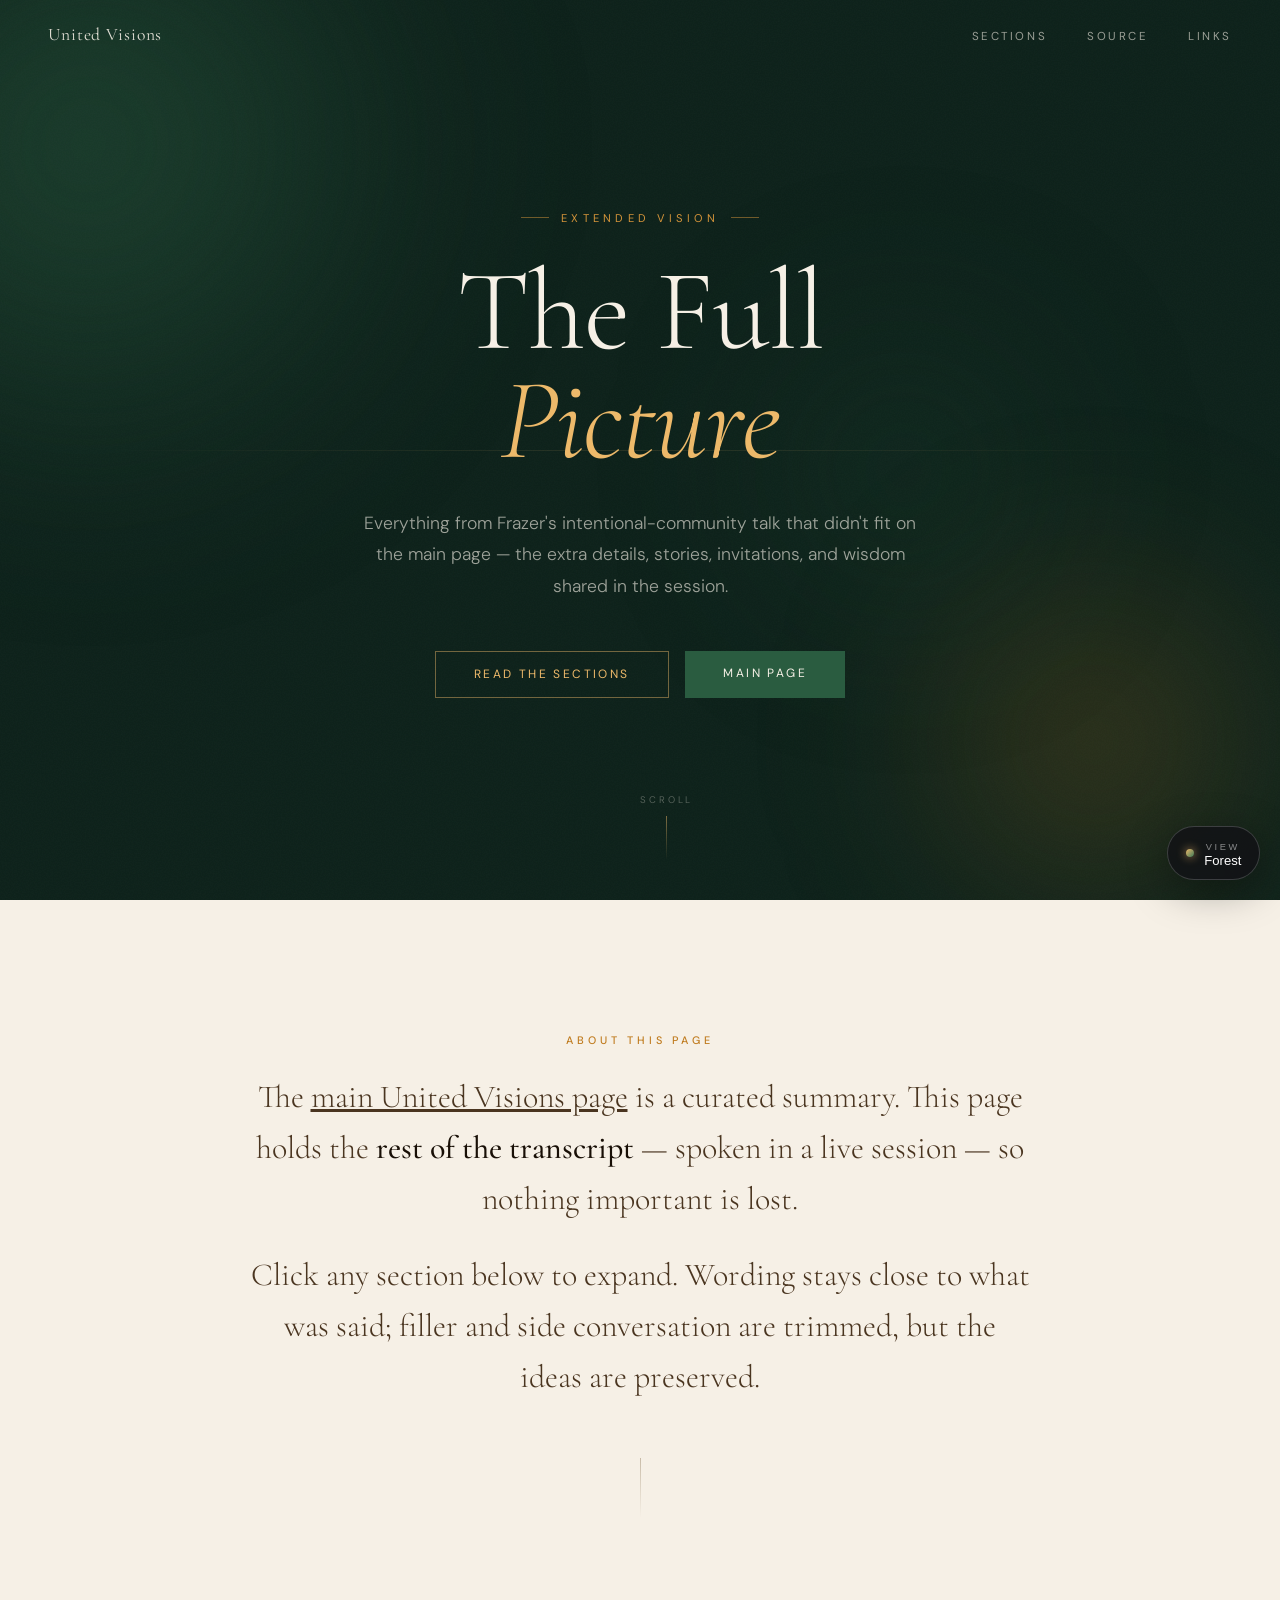
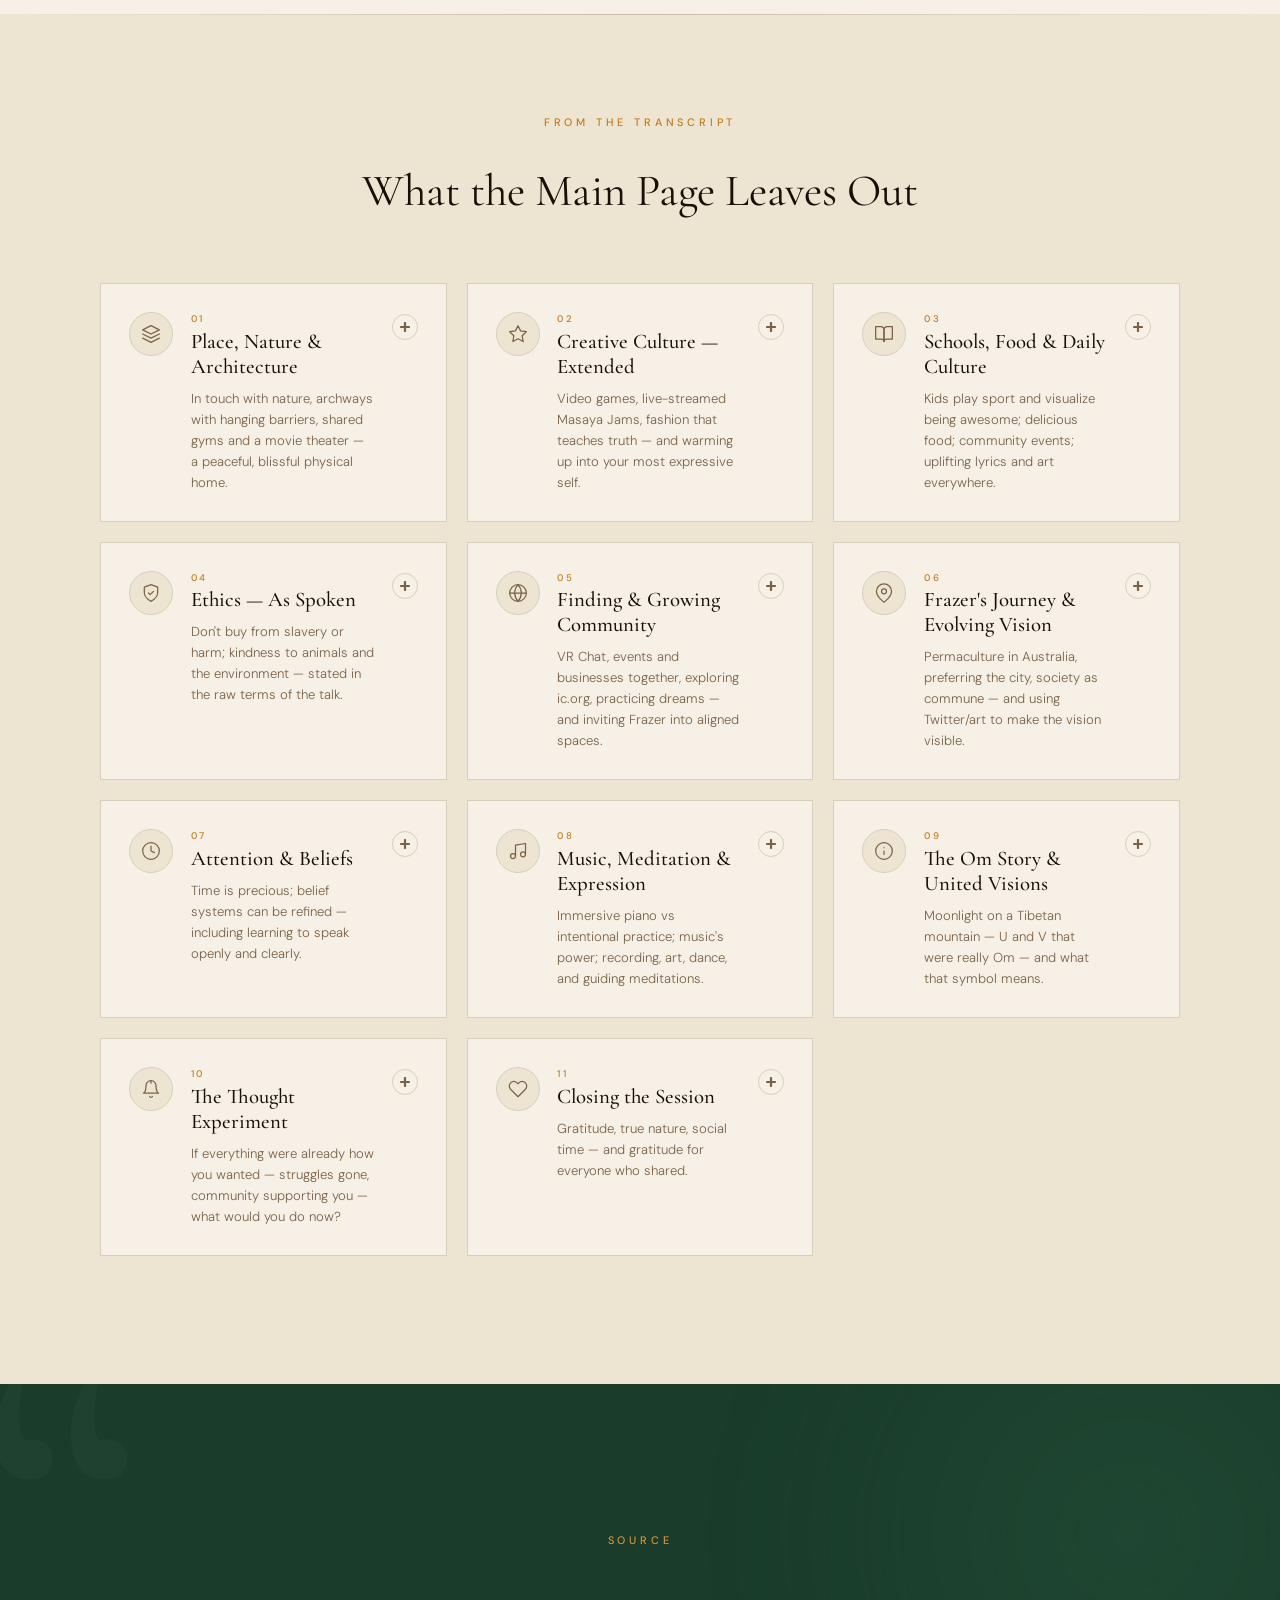
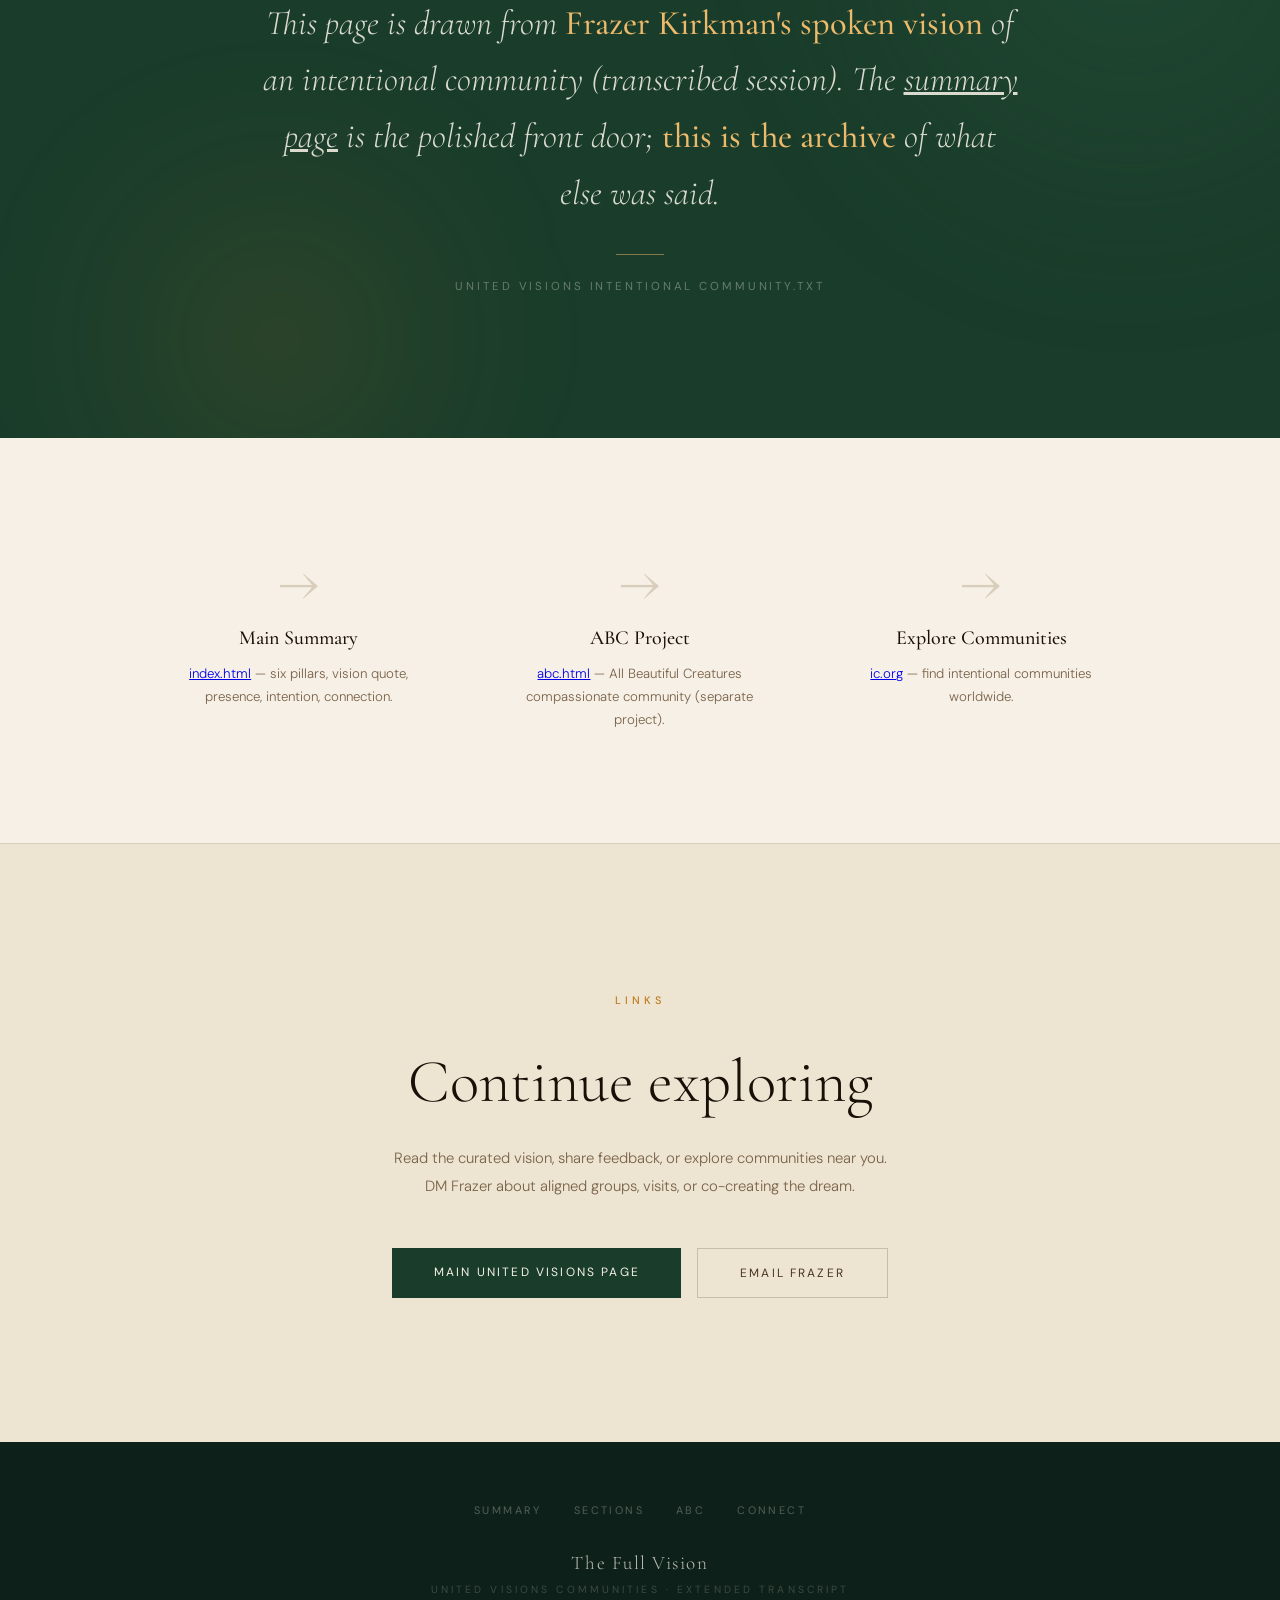
<file: full-vision.html>
<!DOCTYPE html>
<html lang="en">

<head>
  <meta charset="UTF-8">
  <meta name="viewport" content="width=device-width, initial-scale=1.0">
  <title>The Full Vision — United Visions Communities</title>
  <meta name="description"
    content="Extended vision from Frazer Kirkman's intentional community talk — everything on the main page plus the rest of the transcript.">
  <link rel="preconnect" href="https://fonts.googleapis.com">
  <link rel="preconnect" href="https://fonts.gstatic.com" crossorigin>
  <link
    href="https://fonts.googleapis.com/css2?family=Cormorant+Garamond:ital,wght@0,300;0,400;0,500;0,600;1,300;1,400;1,500&family=DM+Sans:ital,opsz,wght@0,9..40,300;0,9..40,400;0,9..40,500;1,9..40,300&family=Space+Grotesk:wght@300;400;500;700&family=Playfair+Display:ital,wght@0,400;0,700;0,900;1,400;1,700&family=Archivo+Black&family=Libre+Franklin:wght@300;400;600;800&family=JetBrains+Mono:wght@300;400;700&display=swap"
    rel="stylesheet">

  <link id="zen-theme" rel="stylesheet" href="views/forest.css">

  <style>
    .zen-switch {
      position: fixed;
      right: 1.25rem;
      bottom: 1.25rem;
      z-index: 9999;
      font-family: 'DM Sans', system-ui, sans-serif;
    }

    .zen-switch * { box-sizing: border-box; }

    .zen-switch-toggle {
      display: flex;
      align-items: center;
      gap: 0.65rem;
      padding: 0.7rem 1.1rem;
      border: 1px solid rgba(255, 255, 255, 0.18);
      border-radius: 999px;
      background: rgba(18, 18, 22, 0.82);
      backdrop-filter: blur(14px);
      -webkit-backdrop-filter: blur(14px);
      color: #fff;
      cursor: pointer;
      box-shadow: 0 10px 40px rgba(0, 0, 0, 0.35);
      transition: transform 0.25s ease, background 0.25s ease;
    }

    .zen-switch-toggle:hover {
      transform: translateY(-2px);
      background: rgba(28, 28, 34, 0.92);
    }

    .zen-switch-label {
      font-size: 0.58rem;
      letter-spacing: 0.28em;
      text-transform: uppercase;
      color: rgba(255, 255, 255, 0.5);
    }

    .zen-switch-current { font-size: 0.82rem; font-weight: 500; }

    .zen-switch-dot {
      width: 8px;
      height: 8px;
      border-radius: 50%;
      background: linear-gradient(135deg, #edb96a, #3d7a58);
      box-shadow: 0 0 10px rgba(237, 185, 106, 0.8);
    }

    .zen-switch-panel {
      position: absolute;
      right: 0;
      bottom: calc(100% + 0.75rem);
      width: 290px;
      padding: 0.75rem;
      border: 1px solid rgba(255, 255, 255, 0.14);
      border-radius: 16px;
      background: rgba(18, 18, 22, 0.92);
      backdrop-filter: blur(18px);
      -webkit-backdrop-filter: blur(18px);
      box-shadow: 0 20px 60px rgba(0, 0, 0, 0.45);
      opacity: 0;
      visibility: hidden;
      transform: translateY(10px) scale(0.98);
      transform-origin: bottom right;
      transition: opacity 0.22s ease, transform 0.22s ease, visibility 0.22s;
    }

    .zen-switch.open .zen-switch-panel {
      opacity: 1;
      visibility: visible;
      transform: translateY(0) scale(1);
    }

    .zen-switch-head {
      font-size: 0.58rem;
      letter-spacing: 0.22em;
      text-transform: uppercase;
      color: rgba(255, 255, 255, 0.45);
      padding: 0.4rem 0.6rem 0.7rem;
    }

    .zen-switch-head span {
      display: block;
      margin-top: 0.25rem;
      letter-spacing: 0.02em;
      text-transform: none;
      font-size: 0.62rem;
      color: rgba(255, 255, 255, 0.3);
    }

    .zen-switch-panel ul {
      list-style: none;
      margin: 0;
      padding: 0;
      display: flex;
      flex-direction: column;
      gap: 0.2rem;
    }

    .zen-opt {
      width: 100%;
      display: flex;
      flex-direction: column;
      align-items: flex-start;
      gap: 0.1rem;
      padding: 0.65rem 0.7rem;
      border: none;
      border-radius: 10px;
      background: transparent;
      color: #fff;
      text-align: left;
      cursor: pointer;
      transition: background 0.18s ease;
    }

    .zen-opt:hover { background: rgba(255, 255, 255, 0.08); }
    .zen-opt.active { background: rgba(255, 255, 255, 0.12); }

    .zen-opt-name {
      display: flex;
      align-items: center;
      gap: 0.5rem;
      font-size: 0.9rem;
      font-weight: 500;
      width: 100%;
    }

    .zen-opt-name::before {
      content: '';
      width: 7px;
      height: 7px;
      border-radius: 50%;
      background: var(--swatch, #888);
      flex-shrink: 0;
    }

    .zen-opt.active .zen-opt-name::after {
      content: '✓';
      margin-left: auto;
      font-size: 0.8rem;
      color: rgba(255, 255, 255, 0.7);
    }

    .zen-opt-desc {
      font-size: 0.68rem;
      color: rgba(255, 255, 255, 0.42);
      padding-left: 1.2rem;
    }

    @media (max-width: 760px) {
      .zen-switch-panel { width: min(290px, calc(100vw - 2.5rem)); }
    }

    .intro-body-follow { margin-top: 1.5rem; }
    .card-body-inner ul {
      margin: 0.5rem 0 0.9rem 1.1rem;
      padding: 0;
    }
    .card-body-inner li {
      font-size: 0.88rem;
      font-weight: 300;
      line-height: 1.75;
      color: var(--text-mid, #4a3520);
      margin-bottom: 0.45rem;
    }
  </style>
</head>

<body>

  <nav id="nav">
    <a href="#top" class="nav-logo">United Visions</a>
    <ul class="nav-links">
      <li><a href="#pillars">Sections</a></li>
      <li><a href="#vision">Source</a></li>
      <li><a href="#connect">Links</a></li>
    </ul>
  </nav>

  <section class="hero" id="top">
    <div class="hero-canvas">
      <div class="orb orb-1"></div>
      <div class="orb orb-2"></div>
      <div class="orb orb-3"></div>
    </div>
    <div class="hero-grain"></div>
    <div class="hero-rule"></div>

    <div class="hero-content">
      <p class="hero-eyebrow">Extended Vision</p>
      <h1 class="hero-title">
        The Full
        <span class="line-italic">Picture</span>
      </h1>
      <p class="hero-tagline">
        Everything from Frazer's intentional-community talk that didn't fit on the main page — the extra details,
        stories, invitations, and wisdom shared in the session.
      </p>
      <div class="hero-cta-wrap">
        <a href="#pillars" class="btn-ghost">Read the Sections</a>
        <a href="index.html" class="btn-solid">Main Page</a>
      </div>
    </div>

    <div class="hero-scroll">
      <span>Scroll</span>
      <div class="scroll-stem"></div>
    </div>
  </section>

  <section class="intro" id="about">
    <div class="intro-inner reveal">
      <span class="eyebrow">About This Page</span>
      <p class="intro-body">
        The <a href="index.html" style="color: inherit; text-decoration: underline;">main United Visions page</a> is a
        curated summary. This page holds the <strong>rest of the transcript</strong> — spoken in a live session — so
        nothing important is lost.
      </p>
      <p class="intro-body intro-body-follow">
        Click any section below to expand. Wording stays close to what was said; filler and side conversation are
        trimmed, but the ideas are preserved.
      </p>
      <div class="intro-divider"></div>
    </div>
  </section>

  <section class="pillars" id="pillars">
    <div class="section-head reveal">
      <span class="eyebrow">From the Transcript</span>
      <h2 class="section-title">What the Main Page Leaves Out</h2>
    </div>

    <div class="grid">

      <div class="card reveal reveal-d1">
        <div class="card-accent"></div>
        <div class="card-head">
          <div class="card-icon">
            <svg viewBox="0 0 24 24">
              <path d="M12 2L2 7l10 5 10-5-10-5z" />
              <path d="M2 17l10 5 10-5" />
              <path d="M2 12l10 5 10-5" />
            </svg>
          </div>
          <div class="card-meta">
            <div class="card-num">01</div>
            <h3 class="card-title">Place, Nature &amp; Architecture</h3>
            <p class="card-teaser">In touch with nature, archways with hanging barriers, shared gyms and a movie
              theater — a peaceful, blissful physical home.</p>
          </div>
          <div class="card-toggle">
            <svg viewBox="0 0 10 10"><line x1="5" y1="1" x2="5" y2="9" /><line x1="1" y1="5" x2="9" y2="5" /></svg>
          </div>
        </div>
        <div class="card-body">
          <div class="card-body-inner">
            <p>A beautiful place <strong>in touch with nature</strong> — not only gardens, but land and living systems
              felt in daily life.</p>
            <p><strong>Archways with barriers hanging down</strong> as you walk from building to building — a soft,
              intimate way of moving through the community (the main page says "hanging gardens"; the transcript
              describes barriers hanging down).</p>
            <p>Shared amenities: <strong>gyms, sports grounds, and a movie theater</strong> — richness of life without
              everyone owning everything separately.</p>
            <p>Visitors should experience a <strong>peaceful, blissful place</strong> made beautiful through architecture,
              fresh healthy food, flowers, and art — not only ideas, but a felt physical experience.</p>
          </div>
        </div>
      </div>

      <div class="card reveal reveal-d2">
        <div class="card-accent"></div>
        <div class="card-head">
          <div class="card-icon">
            <svg viewBox="0 0 24 24">
              <polygon points="12 2 15.09 8.26 22 9.27 17 14.14 18.18 21.02 12 17.77 5.82 21.02 7 14.14 2 9.27 8.91 8.26 12 2" />
            </svg>
          </div>
          <div class="card-meta">
            <div class="card-num">02</div>
            <h3 class="card-title">Creative Culture — Extended</h3>
            <p class="card-teaser">Video games, live-streamed Masaya Jams, fashion that teaches truth — and warming up
              into your most expressive self.</p>
          </div>
          <div class="card-toggle">
            <svg viewBox="0 0 10 10"><line x1="5" y1="1" x2="5" y2="9" /><line x1="1" y1="5" x2="9" y2="5" /></svg>
          </div>
        </div>
        <div class="card-body">
          <div class="card-body-inner">
            <p>Actively aiming to succeed at creating: fashion lines, <strong>video games</strong>, TV shows and movies,
              writing books, and podcasts — culture meant to be exported.</p>
            <p><strong>Masaya Jams</strong> with <strong>live-streaming cameras</strong> on — everyone encouraged to
              role-play the kindest, most awesome, wildest version of themselves, like theater games oriented toward
              enlightenment.</p>
            <p class="card-pullquote">"The kinds of things that would come out of you as you warm up will be awesome."</p>
            <p>Not only words: someone might suddenly propose a <strong>VR world</strong> and a group builds it in an
              afternoon.</p>
            <p>A fashion line where imagery helps people feel <strong>love for all beings</strong> — or teaches something
              about <strong>rationality, questioning, and truth</strong>.</p>
            <p>Times when creativity is allowed to <strong>inspire and uplift</strong> the whole community — and that
              becomes normal culture.</p>
          </div>
        </div>
      </div>

      <div class="card reveal reveal-d3">
        <div class="card-accent"></div>
        <div class="card-head">
          <div class="card-icon">
            <svg viewBox="0 0 24 24">
              <path d="M2 3h6a4 4 0 0 1 4 4v14a3 3 0 0 0-3-3H2z" />
              <path d="M22 3h-6a4 4 0 0 0-4 4v14a3 3 0 0 1 3-3h7z" />
            </svg>
          </div>
          <div class="card-meta">
            <div class="card-num">03</div>
            <h3 class="card-title">Schools, Food &amp; Daily Culture</h3>
            <p class="card-teaser">Kids play sport and visualize being awesome; delicious food; community events;
              uplifting lyrics and art everywhere.</p>
          </div>
          <div class="card-toggle">
            <svg viewBox="0 0 10 10"><line x1="5" y1="1" x2="5" y2="9" /><line x1="1" y1="5" x2="9" y2="5" /></svg>
          </div>
        </div>
        <div class="card-body">
          <div class="card-body-inner">
            <p>Schools where kids learn mindfulness and kindness, rehearse confidence and handling scenarios — and
              <strong>go play sport</strong> while <strong>everybody visualizes being awesome</strong>.</p>
            <p>Contrast with schools where only some kids rehearse success while others <strong>mentally rehearse being
                terrible</strong> — a culture actively helping everyone's mind be awesome is a very different culture.
            </p>
            <p>Workplaces and teams that practice the same orientation; fashion and music where <strong>everybody cares
                about positive impact</strong>.</p>
            <ul>
              <li>Lyrics and words that leave everyone feeling lifted up</li>
              <li>Art around the community that is intentionally inspiring</li>
              <li><strong>Food that is delicious and healthy</strong></li>
              <li>Loving, supportive friendships and relationships</li>
              <li><strong>Community events</strong> — everyone encouraged to think about and create them</li>
            </ul>
            <p>An <strong>enriching, uplifting society</strong> — and encouragement for <strong>every intentional
                community</strong> to share what they do so more people can find communities that uplift them.</p>
          </div>
        </div>
      </div>

      <div class="card reveal reveal-d4">
        <div class="card-accent"></div>
        <div class="card-head">
          <div class="card-icon">
            <svg viewBox="0 0 24 24">
              <path d="M12 22s8-4 8-10V5l-8-3-8 3v7c0 6 8 10 8 10z" />
              <polyline points="9 12 11 14 15 10" />
            </svg>
          </div>
          <div class="card-meta">
            <div class="card-num">04</div>
            <h3 class="card-title">Ethics — As Spoken</h3>
            <p class="card-teaser">Don't buy from slavery or harm; kindness to animals and the environment — stated in
              the raw terms of the talk.</p>
          </div>
          <div class="card-toggle">
            <svg viewBox="0 0 10 10"><line x1="5" y1="1" x2="5" y2="9" /><line x1="1" y1="5" x2="9" y2="5" /></svg>
          </div>
        </div>
        <div class="card-body">
          <div class="card-body-inner">
            <p>A really ethical community: when buying things, <strong>don't buy stuff from slaves</strong> or places
              where anyone was hurt — and where <strong>any animals were harmed</strong> — and be <strong>kind to the
                environment</strong>.</p>
            <p>People excited not only to help each other but to have a <strong>positive impact on the world</strong> —
              so creative culture built together is something we can export with integrity.</p>
          </div>
        </div>
      </div>

      <div class="card reveal reveal-d5">
        <div class="card-accent"></div>
        <div class="card-head">
          <div class="card-icon">
            <svg viewBox="0 0 24 24">
              <circle cx="12" cy="12" r="10" />
              <line x1="2" y1="12" x2="22" y2="12" />
              <path d="M12 2a15.3 15.3 0 0 1 4 10 15.3 15.3 0 0 1-4 10 15.3 15.3 0 0 1-4-10 15.3 15.3 0 0 1 4-10z" />
            </svg>
          </div>
          <div class="card-meta">
            <div class="card-num">05</div>
            <h3 class="card-title">Finding &amp; Growing Community</h3>
            <p class="card-teaser">VR Chat, events and businesses together, exploring ic.org, practicing dreams — and
              inviting Frazer into aligned spaces.</p>
          </div>
          <div class="card-toggle">
            <svg viewBox="0 0 10 10"><line x1="5" y1="1" x2="5" y2="9" /><line x1="1" y1="5" x2="9" y2="5" /></svg>
          </div>
        </div>
        <div class="card-body">
          <div class="card-body-inner">
            <p><strong>"Where does that exist?"</strong> — maybe more events in VR Chat; also living with
              <strong>events and businesses together</strong>.</p>
            <p><strong>Please invite me</strong> to more events and groups that line up with this vision. Likewise, if you
              know intentional communities or companies that align, let Frazer know — and be a resource: help people
              follow their dreams and find their team.</p>
            <p>In VR you can see someone's groups; in the wider world it's often luck whether you discover something
              awesome. Want <strong>more ways in our culture to share the stuff that's awesome</strong> — many friends
              invited across communities to create overlap.</p>
            <p><strong>Putting positivity out there wherever you can</strong> is a wonderful quality.</p>
            <p>Your intentional community might be a meditation group or friends who party together positively —
              whatever you're imagining, Frazer wanted to hear it.</p>
            <p>Explore via <a href="https://www.ic.org" target="_blank" rel="noopener noreferrer">intentionalcommunities.org</a>
              (ic.org) — visit local meditation communities, dance clubs, or communities worldwide.</p>
            <p><strong>Practice your dreams</strong> — visiting real places shows whether your hopes feel good in
              practice; visions change when tested.</p>
          </div>
        </div>
      </div>

      <div class="card reveal reveal-d6">
        <div class="card-accent"></div>
        <div class="card-head">
          <div class="card-icon">
            <svg viewBox="0 0 24 24">
              <path d="M21 10c0 7-9 13-9 13s-9-6-9-13a9 9 0 0 1 18 0z" />
              <circle cx="12" cy="10" r="3" />
            </svg>
          </div>
          <div class="card-meta">
            <div class="card-num">06</div>
            <h3 class="card-title">Frazer's Journey &amp; Evolving Vision</h3>
            <p class="card-teaser">Permaculture in Australia, preferring the city, society as commune — and using
              Twitter/art to make the vision visible.</p>
          </div>
          <div class="card-toggle">
            <svg viewBox="0 0 10 10"><line x1="5" y1="1" x2="5" y2="9" /><line x1="1" y1="5" x2="9" y2="5" /></svg>
          </div>
        </div>
        <div class="card-body">
          <div class="card-body-inner">
            <p>Ran a <strong>permaculture community in Australia</strong> — lots of garden time — and realized: doesn't
              want to be a farmer; prefers <strong>living close to a city</strong>. Gardening can be done by people who
              love it; Frazer wants to interact with lots of people.</p>
            <p>Younger dreams of complete self-sustaining communes matter less now. Cares more about <strong>society
                being environmentally friendly</strong> and <strong>feeling more connected</strong>.</p>
            <p>Might live on a farm if the community were meditative and enlightening enough, retreats were great, and
              impact was wonderful — but broadly wants <strong>intentional communities everywhere</strong>, people
              exploring, creating, moving, and connecting with ideal people.</p>
            <p>Doesn't tweet much; handle is <strong>@Frazer Kirkman</strong> (name). This session was meant as a
              <strong>kickoff to write it down, tweet about it, and create art</strong> so people can see what he sees.
            </p>
            <p>Mentioned communities in conversation: e.g. <strong>Penguins Meadow Farm</strong> (Mendocino), California
              as a good region, and interest in the <strong>Helping Hands</strong> community (including sign language).
            </p>
          </div>
        </div>
      </div>

      <div class="card reveal reveal-d1">
        <div class="card-accent"></div>
        <div class="card-head">
          <div class="card-icon">
            <svg viewBox="0 0 24 24">
              <circle cx="12" cy="12" r="10" />
              <polyline points="12 6 12 12 16 14" />
            </svg>
          </div>
          <div class="card-meta">
            <div class="card-num">07</div>
            <h3 class="card-title">Attention &amp; Beliefs</h3>
            <p class="card-teaser">Time is precious; belief systems can be refined — including learning to speak openly
              and clearly.</p>
          </div>
          <div class="card-toggle">
            <svg viewBox="0 0 10 10"><line x1="5" y1="1" x2="5" y2="9" /><line x1="1" y1="5" x2="9" y2="5" /></svg>
          </div>
        </div>
        <div class="card-body">
          <div class="card-body-inner">
            <p class="card-pullquote">"Our time is precious."</p>
            <p>Limited minutes, limited space for thoughts and conversations. The universe heads in a direction shaped
              by <strong>what you put your attention on</strong> — that decides who you hang out with, how you feel, how
              you see things; collectively, that shapes the world.</p>
            <p>Embrace how precious attention is: what you put time into, what feelings you feed, what ideas you
              contemplate and grow — for yourself and others. Find skillful navigation; refine belief systems that help,
              transform those that hurt.</p>
            <p>Imagine what's best, then create the mindset and perspective that brings more of it — how you want to
              feel, interact, and how easy or empowered you want your mind to be.</p>
            <p>Grew up where <strong>talking openly</strong> about even slightly confronting things was nearly impossible
              — communication and understanding suffered. Confronted that belief; imagined a world where saying what you
              mean is easy — and found everything improved. Invites us to reflect on beliefs we think are true and refine
              them.</p>
          </div>
        </div>
      </div>

      <div class="card reveal reveal-d2">
        <div class="card-accent"></div>
        <div class="card-head">
          <div class="card-icon">
            <svg viewBox="0 0 24 24">
              <path d="M9 18V5l12-2v13" />
              <circle cx="6" cy="18" r="3" />
              <circle cx="18" cy="16" r="3" />
            </svg>
          </div>
          <div class="card-meta">
            <div class="card-num">08</div>
            <h3 class="card-title">Music, Meditation &amp; Expression</h3>
            <p class="card-teaser">Immersive piano vs intentional practice; music's power; recording, art, dance, and
              guiding meditations.</p>
          </div>
          <div class="card-toggle">
            <svg viewBox="0 0 10 10"><line x1="5" y1="1" x2="5" y2="9" /><line x1="1" y1="5" x2="9" y2="5" /></svg>
          </div>
        </div>
        <div class="card-body">
          <div class="card-body-inner">
            <p>Immersive activity (e.g. piano) isn't automatically meditation — <strong>intentionality</strong> matters:
              mindful playing, enriching the music, or compassion flowing through the activity. Music isn't a waste of
              time; it's a skill that can serve many ends.</p>
            <p>Music can be powerfully emotive — uplifting or harmful depending on lyrics and impact; some art lifts more
              people, some harms more. Hope for creators intentionally aiming for the <strong>best possible impact on
                the most people</strong>. Even difficult material can become a springboard for compassion when met with
              mindfulness; still, tend toward what lifts more people.</p>
            <p><strong>Expression tips from the session:</strong></p>
            <ul>
              <li>Writing, sticky notes, big posters — or <strong>recording yourself talking</strong> (or Q&amp;A) and
                transcribing — talking flows for Frazer</li>
              <li>Art, <strong>dance</strong>, <strong>walking in nature</strong> as contexts that free expression</li>
              <li><strong>Guiding meditations</strong> — inner state unlocks words and feeling beyond the ordinary</li>
              <li>Meditating then writing; movement as expression</li>
            </ul>
            <p>Meditation as often as possible — walking, talking, loving, learning — choosing mindset amid obstacles.
            </p>
          </div>
        </div>
      </div>

      <div class="card reveal reveal-d3">
        <div class="card-accent"></div>
        <div class="card-head">
          <div class="card-icon">
            <svg viewBox="0 0 24 24">
              <circle cx="12" cy="12" r="10" />
              <path d="M12 16v-4" />
              <path d="M12 8h.01" />
            </svg>
          </div>
          <div class="card-meta">
            <div class="card-num">09</div>
            <h3 class="card-title">The Om Story &amp; United Visions</h3>
            <p class="card-teaser">Moonlight on a Tibetan mountain — U and V that were really Om — and what that symbol
              means.</p>
          </div>
          <div class="card-toggle">
            <svg viewBox="0 0 10 10"><line x1="5" y1="1" x2="5" y2="9" /><line x1="1" y1="5" x2="9" y2="5" /></svg>
          </div>
        </div>
        <div class="card-body">
          <div class="card-body-inner">
            <p>While staying at a Tibetan Buddhist temple (where United Visions' charity logo — <strong>U and V</strong>
              — first lived in Frazer's life), he climbed their sacred mountain by moonlight toward a stupa.</p>
            <p>On a plateau, an engraved stone showed symbols of major religious movements — and at the top,
              <strong>U and V</strong>. It felt staggering, as if the world had been waiting.</p>
            <p>By daylight it was the Tibetan <strong>Om</strong> — other marks hidden in moon shadow. Om still carries
              special meaning: a world where everyone is mindful, choosing what to rehearse, master of body, feelings, and
              consciousness.</p>
            <p>Frazer doesn't insist on mysticism but likes how meaning can intensify through what people believe and
              practice together.</p>
          </div>
        </div>
      </div>

      <div class="card reveal reveal-d4">
        <div class="card-accent"></div>
        <div class="card-head">
          <div class="card-icon">
            <svg viewBox="0 0 24 24">
              <path d="M18 8A6 6 0 0 0 6 8c0 7-3 9-3 9h18s-3-2-3-9" />
              <path d="M13.73 21a2 2 0 0 1-3.46 0" />
              <line x1="12" y1="2" x2="12" y2="5" />
            </svg>
          </div>
          <div class="card-meta">
            <div class="card-num">10</div>
            <h3 class="card-title">The Thought Experiment</h3>
            <p class="card-teaser">If everything were already how you wanted — struggles gone, community supporting you
              — what would you do now?</p>
          </div>
          <div class="card-toggle">
            <svg viewBox="0 0 10 10"><line x1="5" y1="1" x2="5" y2="9" /><line x1="1" y1="5" x2="9" y2="5" /></svg>
          </div>
        </div>
        <div class="card-body">
          <div class="card-body-inner">
            <p>Facilitated in the session (also on the <a href="index.html">main page</a> CTA):</p>
            <p class="card-pullquote">Imagine you have everything you wanted. Everything works the way you like. Struggles
              and wasted time are gone. Your community helps you be awesome. What would your awesome life be like?</p>
            <p>Make it stronger: <strong>What would I choose then? This is me now. I'm becoming my best self right
                now.</strong> As you start doing more of that, you bring more of that community toward you and make
              things better and better.</p>
            <p>Someone in the room impacted Frazer deeply with this framing — the question is offered here in full so it
              can be sat with slowly, not only as a headline.</p>
          </div>
        </div>
      </div>

      <div class="card reveal reveal-d5">
        <div class="card-accent"></div>
        <div class="card-head">
          <div class="card-icon">
            <svg viewBox="0 0 24 24">
              <path d="M20.84 4.61a5.5 5.5 0 0 0-7.78 0L12 5.67l-1.06-1.06a5.5 5.5 0 0 0-7.78 7.78l1.06 1.06L12 21.23l7.78-7.78 1.06-1.06a5.5 5.5 0 0 0 0-7.78z" />
            </svg>
          </div>
          <div class="card-meta">
            <div class="card-num">11</div>
            <h3 class="card-title">Closing the Session</h3>
            <p class="card-teaser">Gratitude, true nature, social time — and gratitude for everyone who shared.</p>
          </div>
          <div class="card-toggle">
            <svg viewBox="0 0 10 10"><line x1="5" y1="1" x2="5" y2="9" /><line x1="1" y1="5" x2="9" y2="5" /></svg>
          </div>
        </div>
        <div class="card-body">
          <div class="card-body-inner">
            <p>Instead of a full closing meditation, a <strong>contemplation on gratitude</strong> — things from today,
              reminders felt more powerfully, mindfulness, mental rehearsal, wisdom, practice.</p>
            <p>Consider using challenges to find something even stronger inside yourself — grateful for anything that
              comes your way.</p>
            <p>Springboard from a participant: <strong>"My true nature is nothing but nature."</strong></p>
            <p>Thank you for time shared; option to socialize or keep meditating after leaving the temple space.</p>
          </div>
        </div>
      </div>

    </div>
  </section>

  <section class="vision" id="vision">
    <div class="vision-bg-mark" aria-hidden="true">&ldquo;</div>
    <div class="vision-orb vision-orb-1"></div>
    <div class="vision-orb vision-orb-2"></div>
    <div class="vision-inner reveal">
      <span class="eyebrow">Source</span>
      <blockquote class="vision-quote">
        This page is drawn from <strong>Frazer Kirkman's spoken vision</strong> of an intentional community (transcribed
        session). The <a href="index.html" style="color: inherit; text-decoration: underline;">summary page</a> is the
        polished front door; <strong>this is the archive</strong> of what else was said.
      </blockquote>
      <div class="vision-bar"></div>
      <p class="vision-attr">United visions intentional community.txt</p>
    </div>
  </section>

  <section class="values">
    <div class="values-inner">
      <div class="value-item reveal reveal-d1">
        <span class="value-glyph">→</span>
        <div class="value-name">Main Summary</div>
        <p class="value-desc"><a href="index.html">index.html</a> — six pillars, vision quote, presence, intention,
          connection.</p>
      </div>
      <div class="value-item reveal reveal-d2">
        <span class="value-glyph">→</span>
        <div class="value-name">ABC Project</div>
        <p class="value-desc"><a href="abc.html">abc.html</a> — All Beautiful Creatures compassionate community (separate
          project).</p>
      </div>
      <div class="value-item reveal reveal-d3">
        <span class="value-glyph">→</span>
        <div class="value-name">Explore Communities</div>
        <p class="value-desc"><a href="https://www.ic.org" target="_blank" rel="noopener noreferrer">ic.org</a> — find
          intentional communities worldwide.</p>
      </div>
    </div>
  </section>

  <section class="cta" id="connect">
    <span class="eyebrow reveal">Links</span>
    <h2 class="cta-title reveal">Continue exploring</h2>
    <p class="cta-body reveal">
      Read the curated vision, share feedback, or explore communities near you. DM Frazer about aligned groups, visits, or
      co-creating the dream.
    </p>
    <div class="cta-btns reveal">
      <a href="index.html" class="btn-forest">Main United Visions Page</a>
      <a href="mailto:frazer@unitedvisions.org?subject=Full%20Vision%20Page" class="btn-outline">Email Frazer</a>
    </div>
  </section>

  <footer>
    <ul class="footer-links">
      <li><a href="index.html">Summary</a></li>
      <li><a href="#pillars">Sections</a></li>
      <li><a href="abc.html">ABC</a></li>
      <li><a href="#connect">Connect</a></li>
    </ul>
    <p class="footer-logo">The Full Vision</p>
    <p class="footer-sub">United Visions Communities · Extended transcript</p>
  </footer>

  <div class="zen-switch" id="zenSwitch">
    <button class="zen-switch-toggle" id="zenToggle" aria-haspopup="true" aria-expanded="false">
      <span class="zen-switch-dot"></span>
      <span>
        <span class="zen-switch-label">View</span><br>
        <span class="zen-switch-current" id="zenCurrent">Forest</span>
      </span>
    </button>
    <div class="zen-switch-panel" id="zenPanel" role="menu">
      <p class="zen-switch-head">Select a design<span>Same content — many skins.</span></p>
      <ul>
        <li>
          <button class="zen-opt" data-theme="forest" data-name="Forest" style="--swatch:#3d7a58" role="menuitem">
            <span class="zen-opt-name">Forest</span>
            <span class="zen-opt-desc">Earthy serif · default</span>
          </button>
        </li>
        <li>
          <button class="zen-opt" data-theme="sanctuary" data-name="Sanctuary" style="--swatch:#5d9478" role="menuitem">
            <span class="zen-opt-name">Sanctuary</span>
            <span class="zen-opt-desc">Sage &amp; clay</span>
          </button>
        </li>
        <li>
          <button class="zen-opt" data-theme="noir" data-name="Noir" style="--swatch:#000" role="menuitem">
            <span class="zen-opt-name">Noir</span>
            <span class="zen-opt-desc">Brutalist</span>
          </button>
        </li>
        <li>
          <button class="zen-opt" data-theme="press" data-name="Press" style="--swatch:#b8472f" role="menuitem">
            <span class="zen-opt-name">Press</span>
            <span class="zen-opt-desc">Editorial</span>
          </button>
        </li>
        <li>
          <button class="zen-opt" data-theme="aurora" data-name="Aurora" style="--swatch:#8b5cf6" role="menuitem">
            <span class="zen-opt-name">Aurora</span>
            <span class="zen-opt-desc">Neon cyber</span>
          </button>
        </li>
        <li>
          <button class="zen-opt" data-theme="bauhaus" data-name="Bauhaus" style="--swatch:#e63946" role="menuitem">
            <span class="zen-opt-name">Bauhaus</span>
            <span class="zen-opt-desc">Geometric</span>
          </button>
        </li>
      </ul>
    </div>
  </div>

  <script>
    const nav = document.getElementById('nav');
    window.addEventListener('scroll', () => {
      nav.classList.toggle('scrolled', window.scrollY > 60);
    }, { passive: true });

    document.querySelectorAll('.card').forEach(card => {
      card.addEventListener('click', () => {
        const isOpen = card.classList.contains('open');
        document.querySelectorAll('.card').forEach(c => c.classList.remove('open'));
        if (!isOpen) card.classList.add('open');
      });
    });

    const io = new IntersectionObserver((entries) => {
      entries.forEach(e => {
        if (e.isIntersecting) {
          e.target.classList.add('in');
          io.unobserve(e.target);
        }
      });
    }, { threshold: 0.12 });

    document.querySelectorAll('.reveal').forEach(el => io.observe(el));

    document.querySelectorAll('a[href^="#"]').forEach(a => {
      a.addEventListener('click', e => {
        const target = document.querySelector(a.getAttribute('href'));
        if (target) {
          e.preventDefault();
          target.scrollIntoView({ behavior: 'smooth' });
        }
      });
    });

    (function () {
      const KEY = 'uv-zen-view-full';
      const themeLink = document.getElementById('zen-theme');
      const sw = document.getElementById('zenSwitch');
      const toggle = document.getElementById('zenToggle');
      const current = document.getElementById('zenCurrent');
      const opts = Array.from(document.querySelectorAll('.zen-opt'));

      function apply(theme, name) {
        themeLink.href = 'views/' + theme + '.css';
        current.textContent = name;
        opts.forEach(o => o.classList.toggle('active', o.dataset.theme === theme));
        try { localStorage.setItem(KEY, theme); } catch (e) { }
      }

      opts.forEach(o => {
        o.addEventListener('click', () => {
          apply(o.dataset.theme, o.dataset.name);
          sw.classList.remove('open');
          toggle.setAttribute('aria-expanded', 'false');
        });
      });

      toggle.addEventListener('click', (e) => {
        e.stopPropagation();
        const open = sw.classList.toggle('open');
        toggle.setAttribute('aria-expanded', open ? 'true' : 'false');
      });

      document.addEventListener('click', (e) => {
        if (!sw.contains(e.target)) {
          sw.classList.remove('open');
          toggle.setAttribute('aria-expanded', 'false');
        }
      });

      let saved = 'forest';
      try { saved = localStorage.getItem(KEY) || 'forest'; } catch (e) { }
      const savedOpt = opts.find(o => o.dataset.theme === saved) || opts[0];
      apply(savedOpt.dataset.theme, savedOpt.dataset.name);
    })();
  </script>

</body>

</html>
</file>
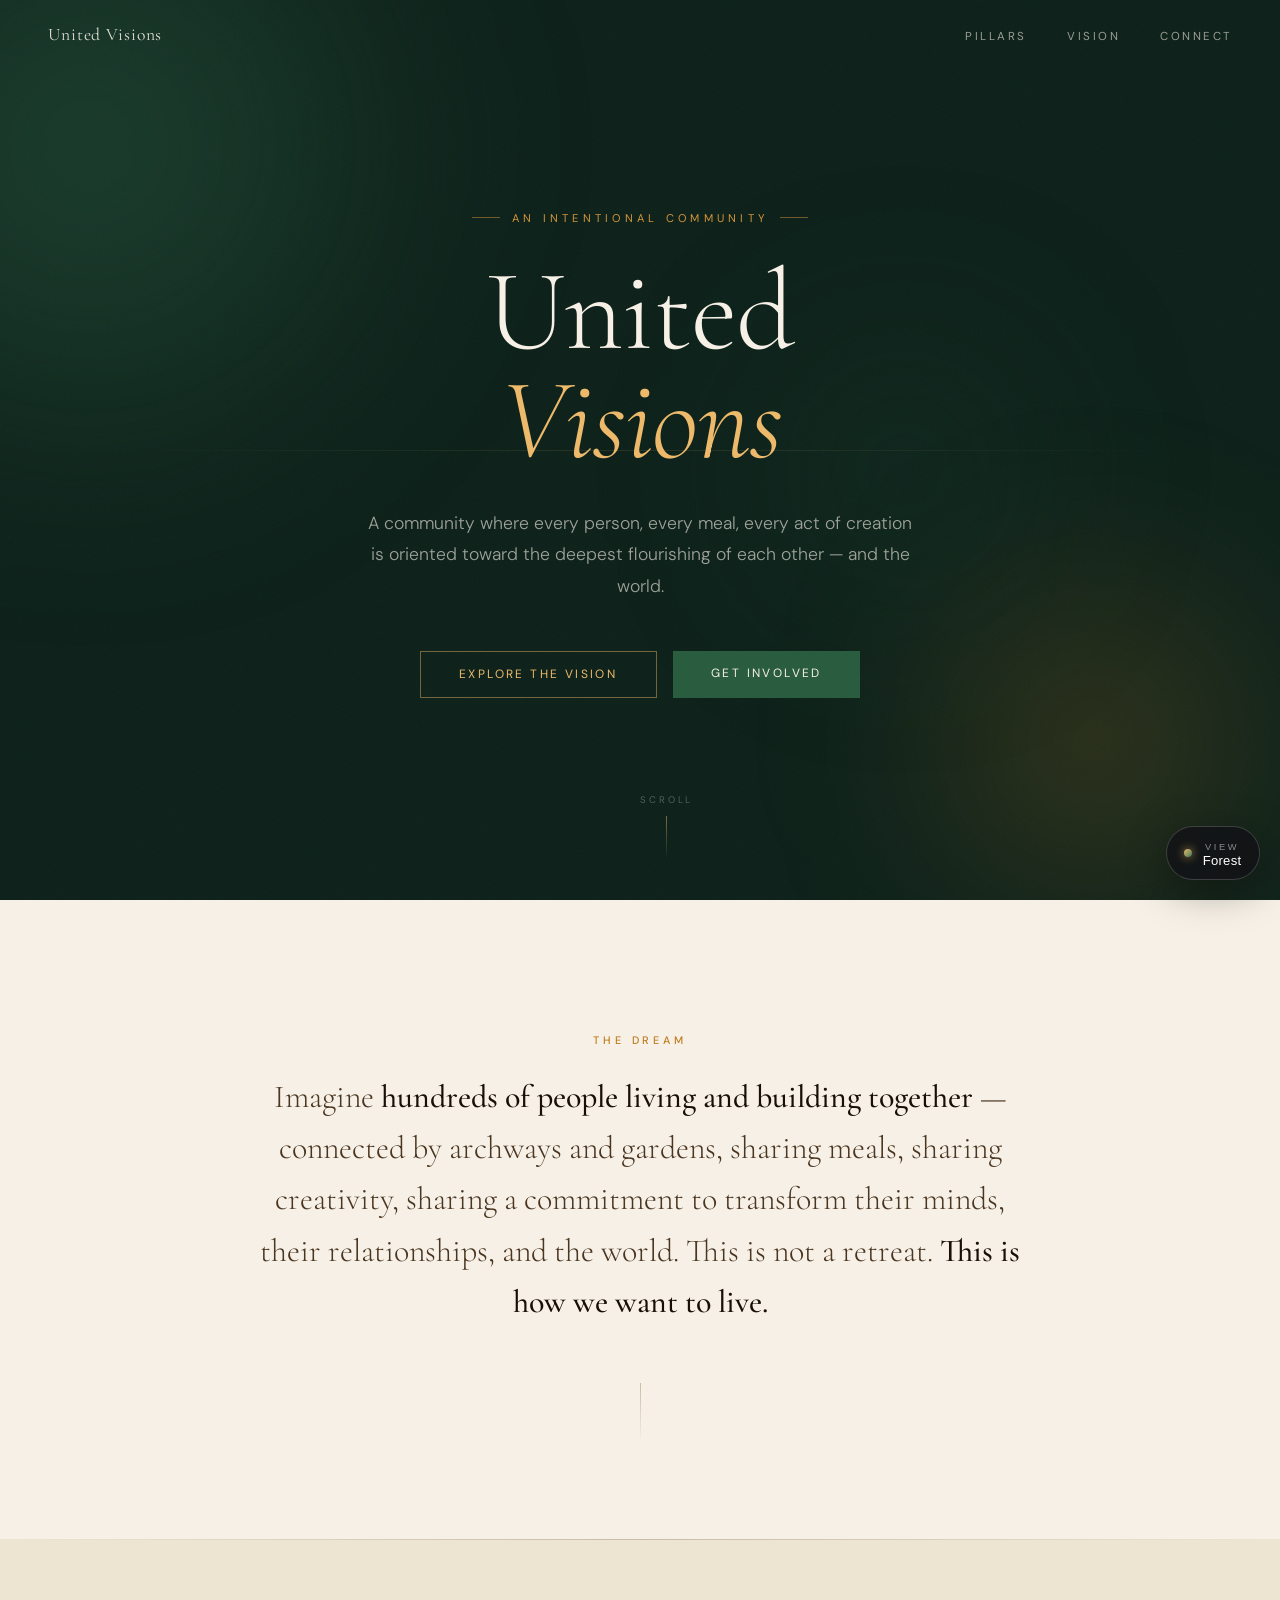
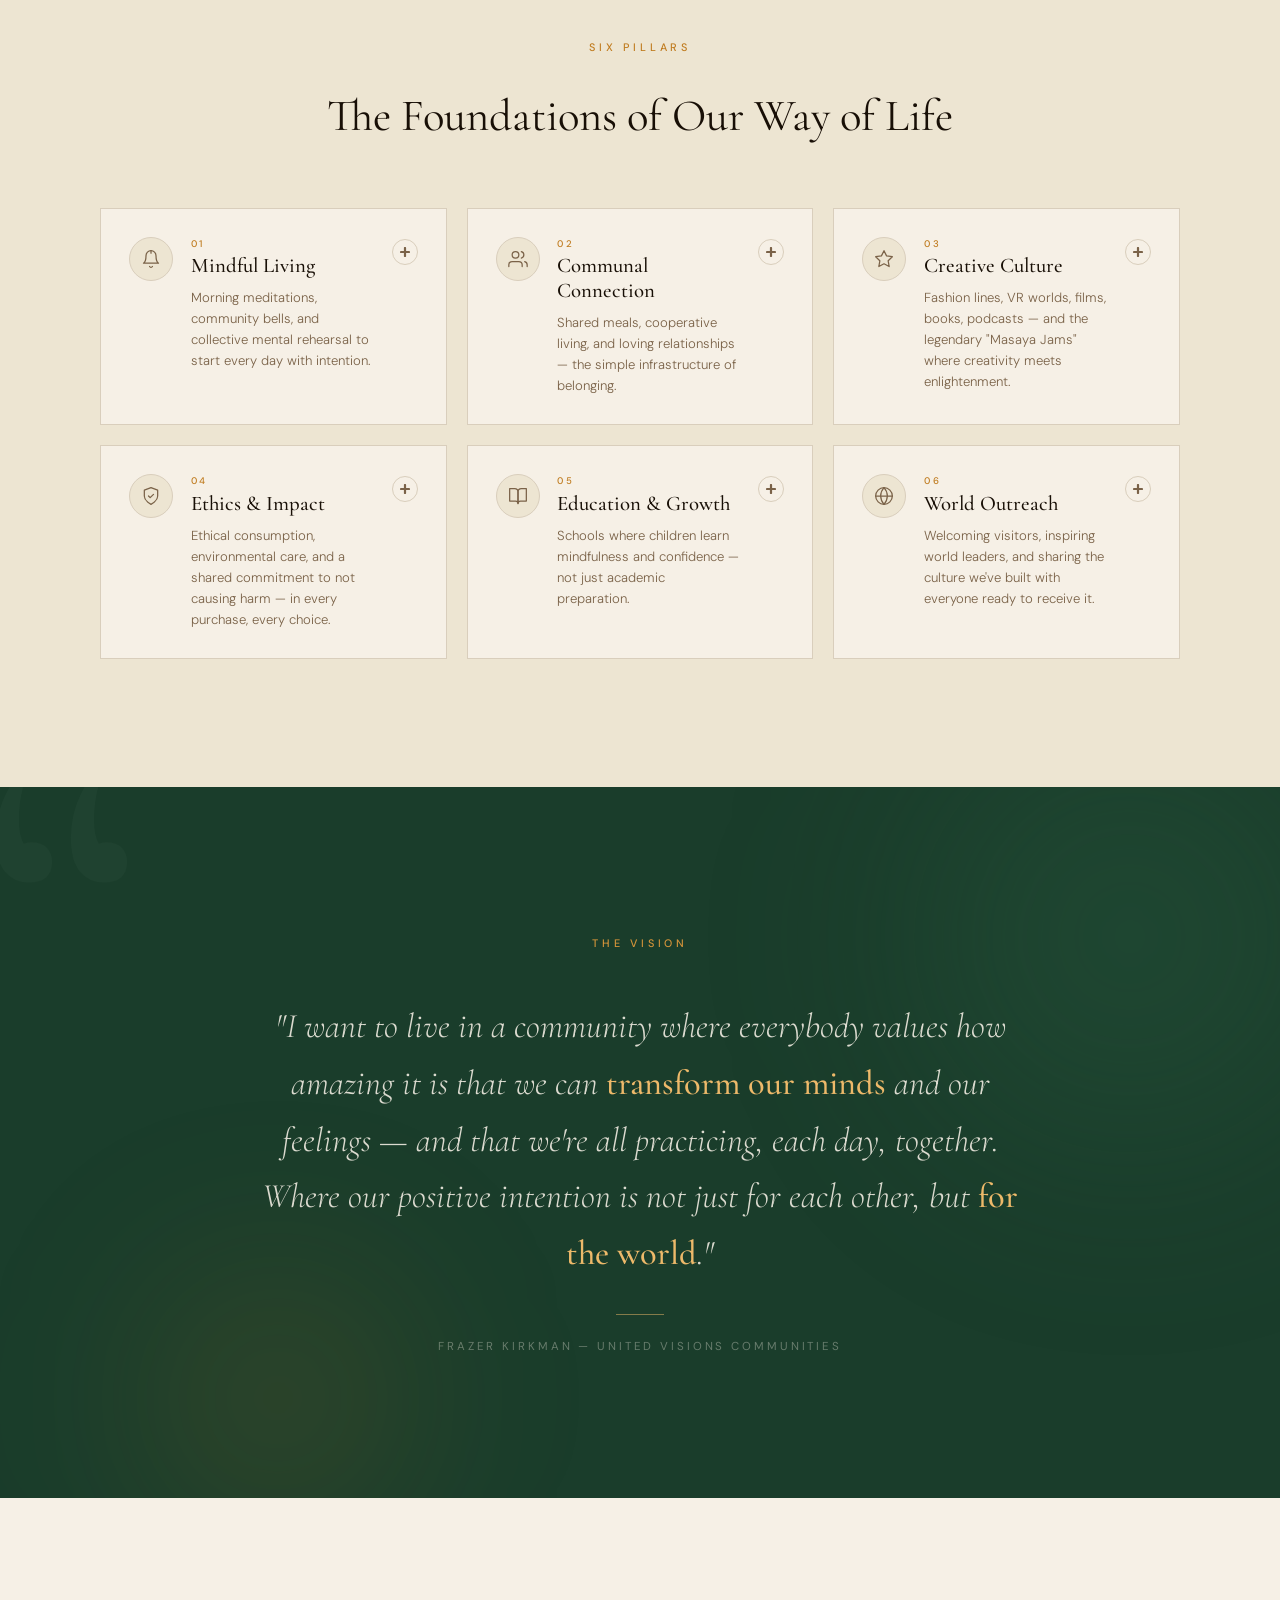
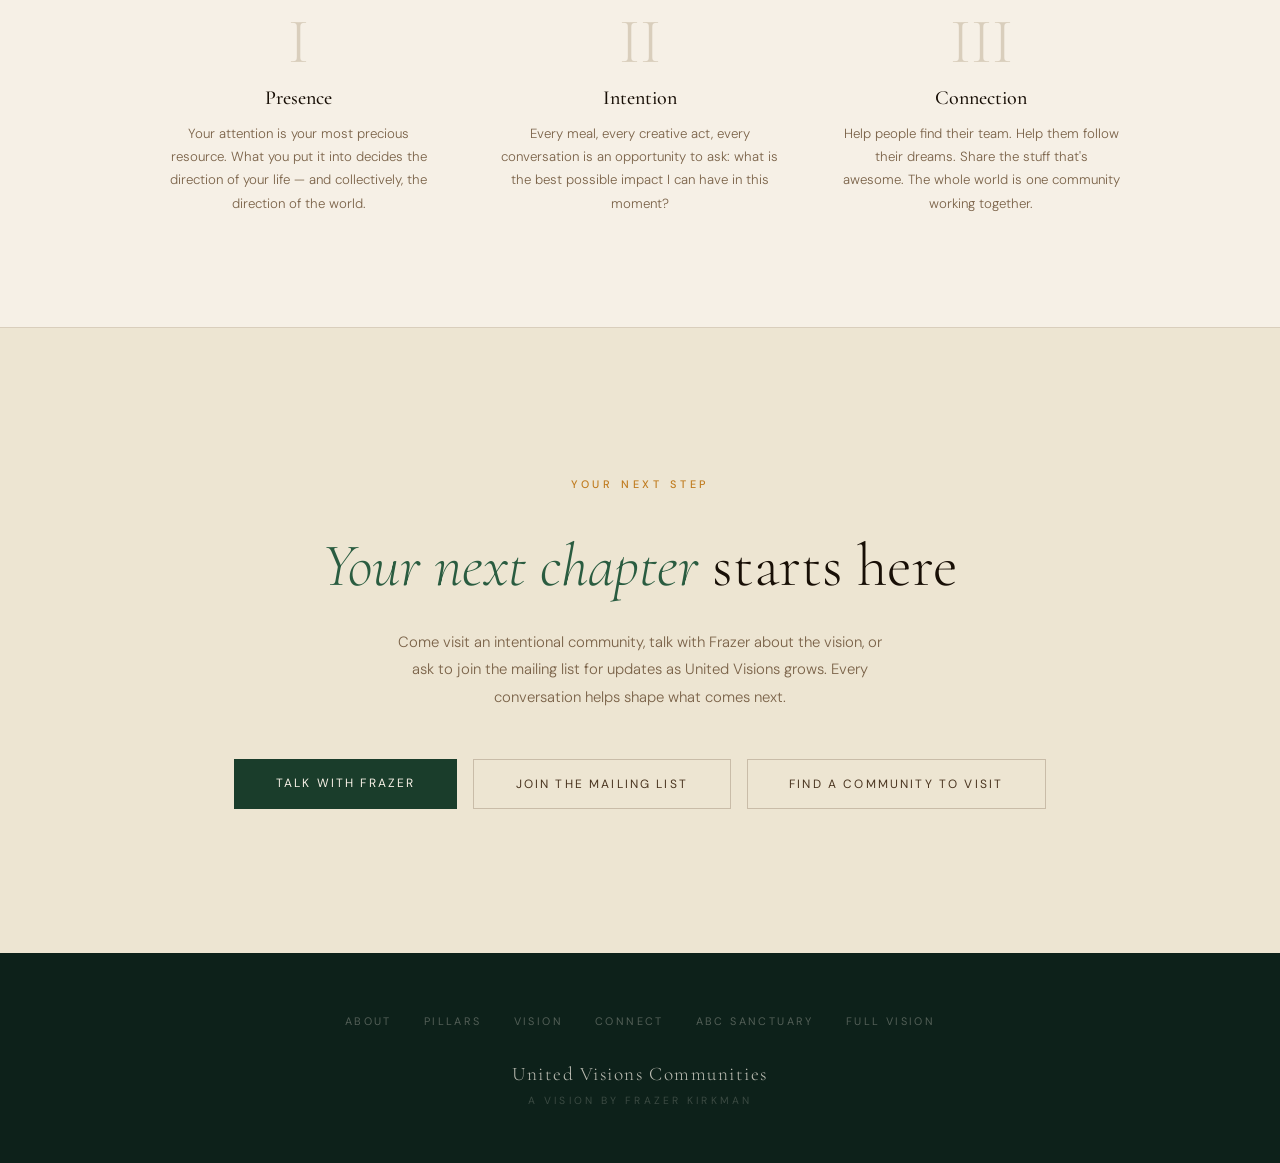
<file: index-cta-review.html>
<!DOCTYPE html>
<html lang="en">

<head>
  <meta charset="UTF-8">
  <meta name="viewport" content="width=device-width, initial-scale=1.0">
  <title>United Visions Communities</title>
  <link rel="preconnect" href="https://fonts.googleapis.com">
  <link rel="preconnect" href="https://fonts.gstatic.com" crossorigin>
  <link
    href="https://fonts.googleapis.com/css2?family=Cormorant+Garamond:ital,wght@0,300;0,400;0,500;0,600;1,300;1,400;1,500&family=DM+Sans:ital,opsz,wght@0,9..40,300;0,9..40,400;0,9..40,500;1,9..40,300&family=Space+Grotesk:wght@300;400;500;700&family=Playfair+Display:ital,wght@0,400;0,700;0,900;1,400;1,700&family=Archivo+Black&family=Libre+Franklin:wght@300;400;600;800&family=JetBrains+Mono:wght@300;400;700&family=Fraunces:ital,opsz,wght@0,9..144,300;0,9..144,400;0,9..144,600;1,9..144,400&display=swap"
    rel="stylesheet">

  <!-- ════════════════════════════════════════════════════════════
       CSS ZEN GARDEN STYLE: the markup below never changes.
       Every "view" is a separate stylesheet in /views that restyles
       the exact same HTML. The switcher (bottom-right) swaps them.
       ════════════════════════════════════════════════════════════ -->
  <link id="zen-theme" rel="stylesheet" href="views/forest.css">

  <!-- The switcher chrome is intentionally theme-independent so it
       stays usable on every design. -->
  <style>
    .zen-switch {
      position: fixed;
      right: 1.25rem;
      bottom: 1.25rem;
      z-index: 9999;
      font-family: 'DM Sans', system-ui, sans-serif;
    }

    .zen-switch * {
      box-sizing: border-box;
    }

    .zen-switch-toggle {
      display: flex;
      align-items: center;
      gap: 0.65rem;
      padding: 0.7rem 1.1rem;
      border: 1px solid rgba(255, 255, 255, 0.18);
      border-radius: 999px;
      background: rgba(18, 18, 22, 0.82);
      backdrop-filter: blur(14px);
      -webkit-backdrop-filter: blur(14px);
      color: #fff;
      cursor: pointer;
      box-shadow: 0 10px 40px rgba(0, 0, 0, 0.35);
      transition: transform 0.25s ease, background 0.25s ease;
    }

    .zen-switch-toggle:hover {
      transform: translateY(-2px);
      background: rgba(28, 28, 34, 0.92);
    }

    .zen-switch-label {
      font-size: 0.58rem;
      letter-spacing: 0.28em;
      text-transform: uppercase;
      color: rgba(255, 255, 255, 0.5);
    }

    .zen-switch-current {
      font-size: 0.82rem;
      font-weight: 500;
      letter-spacing: 0.02em;
    }

    .zen-switch-dot {
      width: 8px;
      height: 8px;
      border-radius: 50%;
      background: linear-gradient(135deg, #edb96a, #3d7a58);
      box-shadow: 0 0 10px rgba(237, 185, 106, 0.8);
    }

    .zen-switch-panel {
      position: absolute;
      right: 0;
      bottom: calc(100% + 0.75rem);
      width: 290px;
      padding: 0.75rem;
      border: 1px solid rgba(255, 255, 255, 0.14);
      border-radius: 16px;
      background: rgba(18, 18, 22, 0.92);
      backdrop-filter: blur(18px);
      -webkit-backdrop-filter: blur(18px);
      box-shadow: 0 20px 60px rgba(0, 0, 0, 0.45);
      opacity: 0;
      visibility: hidden;
      transform: translateY(10px) scale(0.98);
      transform-origin: bottom right;
      transition: opacity 0.22s ease, transform 0.22s ease, visibility 0.22s;
    }

    .zen-switch.open .zen-switch-panel {
      opacity: 1;
      visibility: visible;
      transform: translateY(0) scale(1);
    }

    .zen-switch-head {
      font-size: 0.58rem;
      letter-spacing: 0.22em;
      text-transform: uppercase;
      color: rgba(255, 255, 255, 0.45);
      padding: 0.4rem 0.6rem 0.7rem;
    }

    .zen-switch-head span {
      display: block;
      margin-top: 0.25rem;
      letter-spacing: 0.02em;
      text-transform: none;
      font-size: 0.62rem;
      color: rgba(255, 255, 255, 0.3);
    }

    .zen-switch-panel ul {
      list-style: none;
      margin: 0;
      padding: 0;
      display: flex;
      flex-direction: column;
      gap: 0.2rem;
    }

    .zen-opt {
      width: 100%;
      display: flex;
      flex-direction: column;
      align-items: flex-start;
      gap: 0.1rem;
      padding: 0.65rem 0.7rem;
      border: none;
      border-radius: 10px;
      background: transparent;
      color: #fff;
      text-align: left;
      cursor: pointer;
      transition: background 0.18s ease;
    }

    .zen-opt:hover {
      background: rgba(255, 255, 255, 0.08);
    }

    .zen-opt.active {
      background: rgba(255, 255, 255, 0.12);
    }

    .zen-opt-name {
      display: flex;
      align-items: center;
      gap: 0.5rem;
      font-size: 0.9rem;
      font-weight: 500;
    }

    .zen-opt-name::before {
      content: '';
      width: 7px;
      height: 7px;
      border-radius: 50%;
      background: var(--swatch, #888);
      flex-shrink: 0;
    }

    .zen-opt.active .zen-opt-name::after {
      content: '✓';
      margin-left: auto;
      font-size: 0.8rem;
      color: rgba(255, 255, 255, 0.7);
    }

    .zen-opt-desc {
      font-size: 0.68rem;
      color: rgba(255, 255, 255, 0.42);
      padding-left: 1.2rem;
    }

    @media (max-width: 760px) {
      .zen-switch-panel {
        width: min(290px, calc(100vw - 2.5rem));
      }
    }
  </style>
</head>

<body>

  <!-- NAV -->
  <nav id="nav">
    <a href="#top" class="nav-logo">United Visions</a>
    <ul class="nav-links">
      <li><a href="#pillars">Pillars</a></li>
      <li><a href="#vision">Vision</a></li>
      <li><a href="#connect">Connect</a></li>
    </ul>
  </nav>

  <!-- HERO -->
  <section class="hero" id="top">
    <div class="hero-canvas">
      <div class="orb orb-1"></div>
      <div class="orb orb-2"></div>
      <div class="orb orb-3"></div>
    </div>
    <div class="hero-grain"></div>
    <div class="hero-rule"></div>

    <div class="hero-content">
      <p class="hero-eyebrow">An Intentional Community</p>
      <h1 class="hero-title">
        United
        <span class="line-italic">Visions</span>
      </h1>
      <p class="hero-tagline">
        A community where every person, every meal, every act of creation is oriented toward the deepest flourishing of
        each other — and the world.
      </p>
      <div class="hero-cta-wrap">
        <a href="#pillars" class="btn-ghost">Explore the Vision</a>
        <a href="#connect" class="btn-solid">Get Involved</a>
      </div>
    </div>

    <div class="hero-scroll">
      <span>Scroll</span>
      <div class="scroll-stem"></div>
    </div>
  </section>

  <!-- INTRO -->
  <section class="intro" id="about">
    <div class="intro-inner reveal">
      <span class="eyebrow">The Dream</span>
      <p class="intro-body">
        Imagine <strong>hundreds of people living and building together</strong> — connected by archways and gardens,
        sharing meals, sharing creativity, sharing a commitment to transform their minds, their relationships, and the
        world.
        This is not a retreat. <strong>This is how we want to live.</strong>
      </p>
      <div class="intro-divider"></div>
    </div>
  </section>

  <!-- PILLARS -->
  <section class="pillars" id="pillars">
    <div class="section-head reveal">
      <span class="eyebrow">Six Pillars</span>
      <h2 class="section-title">The Foundations of Our Way of Life</h2>
    </div>

    <div class="grid">

      <!-- 1 – Mindful Living -->
      <div class="card reveal reveal-d1">
        <div class="card-accent"></div>
        <div class="card-head">
          <div class="card-icon">
            <!-- Bell -->
            <svg viewBox="0 0 24 24">
              <path d="M18 8A6 6 0 0 0 6 8c0 7-3 9-3 9h18s-3-2-3-9" />
              <path d="M13.73 21a2 2 0 0 1-3.46 0" />
              <line x1="12" y1="2" x2="12" y2="5" />
            </svg>
          </div>
          <div class="card-meta">
            <div class="card-num">01</div>
            <h3 class="card-title">Mindful Living</h3>
            <p class="card-teaser">Morning meditations, community bells, and collective mental rehearsal to start every
              day with intention.</p>
          </div>
          <div class="card-toggle">
            <svg viewBox="0 0 10 10">
              <line x1="5" y1="1" x2="5" y2="9" />
              <line x1="1" y1="5" x2="9" y2="5" />
            </svg>
          </div>
        </div>
        <div class="card-body">
          <div class="card-body-inner">
            <p class="card-pullquote">"The whole community comes in excited to level up their mind."</p>
            <p>Each day begins with a shared meditation — not a quiet, solitary act, but a collective experience with
              epic bells, dramatic lighting, and the energy of hundreds of people orienting themselves toward their
              highest potential.</p>
            <p>Compassion meditation is a daily practice. You move through the community and feel genuinely loved, cared
              for, and supported — not by chance, but because everyone has cultivated that quality of presence together.
            </p>
            <p>Mental rehearsal and positive visualization are woven into everyday rhythms. We rehearse who we want to
              be, not just what we want to accomplish.</p>
          </div>
        </div>
      </div>

      <!-- 2 – Communal Connection -->
      <div class="card reveal reveal-d2">
        <div class="card-accent"></div>
        <div class="card-head">
          <div class="card-icon">
            <!-- Users -->
            <svg viewBox="0 0 24 24">
              <path d="M17 21v-2a4 4 0 0 0-4-4H5a4 4 0 0 0-4 4v2" />
              <circle cx="9" cy="7" r="4" />
              <path d="M23 21v-2a4 4 0 0 0-3-3.87" />
              <path d="M16 3.13a4 4 0 0 1 0 7.75" />
            </svg>
          </div>
          <div class="card-meta">
            <div class="card-num">02</div>
            <h3 class="card-title">Communal Connection</h3>
            <p class="card-teaser">Shared meals, cooperative living, and loving relationships — the simple
              infrastructure of belonging.</p>
          </div>
          <div class="card-toggle">
            <svg viewBox="0 0 10 10">
              <line x1="5" y1="1" x2="5" y2="9" />
              <line x1="1" y1="5" x2="9" y2="5" />
            </svg>
          </div>
        </div>
        <div class="card-body">
          <div class="card-body-inner">
            <p class="card-pullquote">"You're on the roster once every couple of weeks — you make something great, share
              it with everybody, and every other meal is shared with you."</p>
            <p>Communal living radically simplifies the logistics of daily life. Freed from cooking three meals a day
              alone, you have energy and attention for what matters most. The shared kitchen becomes a place of
              creativity and generosity.</p>
            <p>Beautiful architecture with archways and hanging gardens connects building to building. The physical
              environment is intentionally designed so chance encounters are beautiful, and solitude is always available
              when needed.</p>
            <p>Gyms, sports grounds, a movie theater — the amenities of a rich life, shared rather than individually
              owned. Community is not a compromise. It's an upgrade.</p>
          </div>
        </div>
      </div>

      <!-- 3 – Creative Culture -->
      <div class="card reveal reveal-d3">
        <div class="card-accent"></div>
        <div class="card-head">
          <div class="card-icon">
            <!-- Sparkle / Star -->
            <svg viewBox="0 0 24 24">
              <polygon
                points="12 2 15.09 8.26 22 9.27 17 14.14 18.18 21.02 12 17.77 5.82 21.02 7 14.14 2 9.27 8.91 8.26 12 2" />
            </svg>
          </div>
          <div class="card-meta">
            <div class="card-num">03</div>
            <h3 class="card-title">Creative Culture</h3>
            <p class="card-teaser">Fashion lines, VR worlds, films, books, podcasts — and the legendary "Masaya Jams"
              where creativity meets enlightenment.</p>
          </div>
          <div class="card-toggle">
            <svg viewBox="0 0 10 10">
              <line x1="5" y1="1" x2="5" y2="9" />
              <line x1="1" y1="5" x2="9" y2="5" />
            </svg>
          </div>
        </div>
        <div class="card-body">
          <div class="card-body-inner">
            <p class="card-pullquote">"Imagine you spending some time just role-playing being as expressive and as
              enlightening as you can."</p>
            <p>Masaya Jams are live community sessions where cameras roll and everyone is encouraged to inhabit the
              kindest, most awesome, wildest version of themselves — like theater games, but the goal is enlightenment.
              The output is something worth sharing with the world.</p>
            <p>The community actively creates: fashion lines where the imagery makes people feel love for all beings; VR
              worlds built collaboratively in an afternoon; films, TV shows, books, and podcasts carrying a clear
              intention toward human flourishing.</p>
            <p>Music, art, and the words in our spaces are chosen intentionally. Lyrics that lift. Visuals that inspire.
              The culture we make together can be exported everywhere.</p>
          </div>
        </div>
      </div>

      <!-- 4 – Ethics & Impact -->
      <div class="card reveal reveal-d4">
        <div class="card-accent"></div>
        <div class="card-head">
          <div class="card-icon">
            <!-- Shield check -->
            <svg viewBox="0 0 24 24">
              <path d="M12 22s8-4 8-10V5l-8-3-8 3v7c0 6 8 10 8 10z" />
              <polyline points="9 12 11 14 15 10" />
            </svg>
          </div>
          <div class="card-meta">
            <div class="card-num">04</div>
            <h3 class="card-title">Ethics & Impact</h3>
            <p class="card-teaser">Ethical consumption, environmental care, and a shared commitment to not causing harm
              — in every purchase, every choice.</p>
          </div>
          <div class="card-toggle">
            <svg viewBox="0 0 10 10">
              <line x1="5" y1="1" x2="5" y2="9" />
              <line x1="1" y1="5" x2="9" y2="5" />
            </svg>
          </div>
        </div>
        <div class="card-body">
          <div class="card-body-inner">
            <p class="card-pullquote">"We don't buy stuff from places where anyone was hurt — and we're kind to the
              environment."</p>
            <p>Ethics isn't a policy here — it's a shared value running through every decision. Where we source food.
              What we build with. How we engage the wider world. The community has agreed that its positive intention
              extends not just to each other, but to all living beings.</p>
            <p>Every member is excited not just to help one another, but to have a positive impact beyond these walls.
              We want everything we make, buy, eat, and create to be a net positive in the world.</p>
            <p>This is not austerity. Ethical living is joyful, beautiful, and abundant. It simply requires intention —
              and a community committed to holding each other to it, with kindness.</p>
          </div>
        </div>
      </div>

      <!-- 5 – Education & Growth -->
      <div class="card reveal reveal-d5">
        <div class="card-accent"></div>
        <div class="card-head">
          <div class="card-icon">
            <!-- Book open -->
            <svg viewBox="0 0 24 24">
              <path d="M2 3h6a4 4 0 0 1 4 4v14a3 3 0 0 0-3-3H2z" />
              <path d="M22 3h-6a4 4 0 0 0-4 4v14a3 3 0 0 1 3-3h7z" />
            </svg>
          </div>
          <div class="card-meta">
            <div class="card-num">05</div>
            <h3 class="card-title">Education & Growth</h3>
            <p class="card-teaser">Schools where children learn mindfulness and confidence — not just academic
              preparation.</p>
          </div>
          <div class="card-toggle">
            <svg viewBox="0 0 10 10">
              <line x1="5" y1="1" x2="5" y2="9" />
              <line x1="1" y1="5" x2="9" y2="5" />
            </svg>
          </div>
        </div>
        <div class="card-body">
          <div class="card-body-inner">
            <p class="card-pullquote">"A culture where people are actively helping everyone's mind be awesome is a very
              different culture."</p>
            <p>Our schools teach mindfulness, kindness, emotional confidence, and how to handle different scenarios with
              grace. Children mentally rehearse being their best selves — the same practice the adults use, taught from
              the very beginning.</p>
            <p>Consider the difference: in a school where no one teaches mental rehearsal, some children will naturally
              develop it and others will rehearse failure. We choose to deliberately bring every mind toward its highest
              potential.</p>
            <p>This extends beyond school: workplaces where teams practice positive visualization together, where
              friendships are loving and genuinely supportive. The whole environment is designed for flourishing.</p>
          </div>
        </div>
      </div>

      <!-- 6 – World Outreach -->
      <div class="card reveal reveal-d6">
        <div class="card-accent"></div>
        <div class="card-head">
          <div class="card-icon">
            <!-- Globe -->
            <svg viewBox="0 0 24 24">
              <circle cx="12" cy="12" r="10" />
              <line x1="2" y1="12" x2="22" y2="12" />
              <path d="M12 2a15.3 15.3 0 0 1 4 10 15.3 15.3 0 0 1-4 10 15.3 15.3 0 0 1-4-10 15.3 15.3 0 0 1 4-10z" />
            </svg>
          </div>
          <div class="card-meta">
            <div class="card-num">06</div>
            <h3 class="card-title">World Outreach</h3>
            <p class="card-teaser">Welcoming visitors, inspiring world leaders, and sharing the culture we've built with
              everyone ready to receive it.</p>
          </div>
          <div class="card-toggle">
            <svg viewBox="0 0 10 10">
              <line x1="5" y1="1" x2="5" y2="9" />
              <line x1="1" y1="5" x2="9" y2="5" />
            </svg>
          </div>
        </div>
        <div class="card-body">
          <div class="card-body-inner">
            <p class="card-pullquote">"How do we inspire filmmakers, sports stars, and world leaders to come practice
              meditation with us — and feel what it's like to envision a world where everybody cares?"</p>
            <p>United Visions is not a refuge from the world — it's a laboratory for it. Visitors come to experience the
              architecture, the food, the gardens, the art, and the rare feeling of being in a community truly oriented
              toward human flourishing.</p>
            <p>We actively look for ways to share what works. Creative culture, spiritual practices, ethical frameworks
              — the Masaya Jams are streamed, the films are released, the books are published.</p>
            <p>We encourage everyone to find or create their own intentional communities: to explore what resonates,
              practice their dreams, and discover that society itself becomes your commune when you approach it with
              real intention.</p>
          </div>
        </div>
      </div>

    </div>
  </section>

  <!-- VISION QUOTE -->
  <section class="vision" id="vision">
    <div class="vision-bg-mark" aria-hidden="true">&ldquo;</div>
    <div class="vision-orb vision-orb-1"></div>
    <div class="vision-orb vision-orb-2"></div>
    <div class="vision-inner reveal">
      <span class="eyebrow">The Vision</span>
      <blockquote class="vision-quote">
        "I want to live in a community where everybody values how amazing it is that we can <strong>transform our
          minds</strong> and our feelings — and that we're all practicing, each day, together. Where our positive
        intention is not just for each other, but <strong>for the world</strong>."
      </blockquote>
      <div class="vision-bar"></div>
      <p class="vision-attr">Frazer Kirkman &mdash; United Visions Communities</p>
    </div>
  </section>

  <!-- VALUES -->
  <section class="values">
    <div class="values-inner">
      <div class="value-item reveal reveal-d1">
        <span class="value-glyph">I</span>
        <div class="value-name">Presence</div>
        <p class="value-desc">Your attention is your most precious resource. What you put it into decides the direction
          of your life — and collectively, the direction of the world.</p>
      </div>
      <div class="value-item reveal reveal-d2">
        <span class="value-glyph">II</span>
        <div class="value-name">Intention</div>
        <p class="value-desc">Every meal, every creative act, every conversation is an opportunity to ask: what is the
          best possible impact I can have in this moment?</p>
      </div>
      <div class="value-item reveal reveal-d3">
        <span class="value-glyph">III</span>
        <div class="value-name">Connection</div>
        <p class="value-desc">Help people find their team. Help them follow their dreams. Share the stuff that's
          awesome. The whole world is one community working together.</p>
      </div>
    </div>
  </section>

  <!-- CTA -->
  <section class="cta" id="connect">
    <span class="eyebrow reveal">Your Next Step</span>
    <h2 class="cta-title reveal"><em>Your next chapter</em> starts here</h2>
    <p class="cta-body reveal">
      Come visit an intentional community, talk with Frazer about the vision, or ask to join the mailing list for
      updates as United Visions grows. Every conversation helps shape what comes next.
    </p>
    <div class="cta-btns reveal">
      <a href="mailto:frazer@unitedvisions.org?subject=Let%27s%20talk%20about%20United%20Visions"
        class="btn-forest">Talk with Frazer</a>
      <a href="mailto:frazer@unitedvisions.org?subject=Join%20the%20United%20Visions%20mailing%20list&amp;body=Please%20add%20me%20to%20the%20United%20Visions%20Communities%20mailing%20list."
        class="btn-outline">Join the Mailing List</a>
      <a href="https://www.ic.org" target="_blank" rel="noopener noreferrer" class="btn-outline">Find a Community to
        Visit</a>
    </div>
  </section>

  <!-- FOOTER -->
  <footer>
    <ul class="footer-links">
      <li><a href="#about">About</a></li>
      <li><a href="#pillars">Pillars</a></li>
      <li><a href="#vision">Vision</a></li>
      <li><a href="#connect">Connect</a></li>
      <li><a href="abc.html">ABC Sanctuary</a></li>
      <li><a href="full-vision.html">Full Vision</a></li>
    </ul>
    <p class="footer-logo">United Visions Communities</p>
    <p class="footer-sub">A vision by Frazer Kirkman</p>
  </footer>

  <!-- ── DESIGN SWITCHER (Zen Garden style) ───────────────────── -->
  <div class="zen-switch" id="zenSwitch">
    <button class="zen-switch-toggle" id="zenToggle" aria-haspopup="true" aria-expanded="false">
      <span class="zen-switch-dot"></span>
      <span>
        <span class="zen-switch-label">View</span><br>
        <span class="zen-switch-current" id="zenCurrent">Forest</span>
      </span>
    </button>
    <div class="zen-switch-panel" id="zenPanel" role="menu">
      <p class="zen-switch-head">Select a design<span>One page, one set of words — many skins.</span></p>
      <ul>
        <li>
          <button class="zen-opt" data-theme="forest" data-name="Forest" style="--swatch:#3d7a58" role="menuitem">
            <span class="zen-opt-name">Forest</span>
            <span class="zen-opt-desc">Atmospheric serif · warm &amp; earthy</span>
          </button>
        </li>
        <li>
          <button class="zen-opt" data-theme="noir" data-name="Noir" style="--swatch:#000" role="menuitem">
            <span class="zen-opt-name">Noir</span>
            <span class="zen-opt-desc">Brutalist monospace · black &amp; white</span>
          </button>
        </li>
        <li>
          <button class="zen-opt" data-theme="press" data-name="Press" style="--swatch:#b8472f" role="menuitem">
            <span class="zen-opt-name">Press</span>
            <span class="zen-opt-desc">Editorial print · newspaper columns</span>
          </button>
        </li>
        <li>
          <button class="zen-opt" data-theme="aurora" data-name="Aurora" style="--swatch:#8b5cf6" role="menuitem">
            <span class="zen-opt-name">Aurora</span>
            <span class="zen-opt-desc">Neon cyber · glassy dark glow</span>
          </button>
        </li>
        <li>
          <button class="zen-opt" data-theme="bauhaus" data-name="Bauhaus" style="--swatch:#e63946" role="menuitem">
            <span class="zen-opt-name">Bauhaus</span>
            <span class="zen-opt-desc">Geometric · bold primary blocks</span>
          </button>
        </li>
      </ul>
    </div>
  </div>

  <script>
    // ── Nav scroll state
    const nav = document.getElementById('nav');
    window.addEventListener('scroll', () => {
      nav.classList.toggle('scrolled', window.scrollY > 60);
    }, { passive: true });

    // ── Card expand / collapse
    document.querySelectorAll('.card').forEach(card => {
      card.addEventListener('click', () => {
        const isOpen = card.classList.contains('open');
        document.querySelectorAll('.card').forEach(c => c.classList.remove('open'));
        if (!isOpen) card.classList.add('open');
      });
    });

    // ── Scroll-reveal via IntersectionObserver
    const io = new IntersectionObserver((entries) => {
      entries.forEach(e => {
        if (e.isIntersecting) {
          e.target.classList.add('in');
          io.unobserve(e.target);
        }
      });
    }, { threshold: 0.12 });

    document.querySelectorAll('.reveal').forEach(el => io.observe(el));

    // ── Smooth scroll for in-page anchor links
    document.querySelectorAll('a[href^="#"]').forEach(a => {
      a.addEventListener('click', e => {
        const target = document.querySelector(a.getAttribute('href'));
        if (target) {
          e.preventDefault();
          target.scrollIntoView({ behavior: 'smooth' });
        }
      });
    });

    // ── Design switcher (Zen Garden style: swap the stylesheet, keep the markup)
    (function () {
      const KEY = 'uv-zen-view';
      const themeLink = document.getElementById('zen-theme');
      const sw = document.getElementById('zenSwitch');
      const toggle = document.getElementById('zenToggle');
      const panel = document.getElementById('zenPanel');
      const current = document.getElementById('zenCurrent');
      const opts = Array.from(document.querySelectorAll('.zen-opt'));

      function apply(theme, name) {
        themeLink.href = 'views/' + theme + '.css';
        current.textContent = name;
        opts.forEach(o => o.classList.toggle('active', o.dataset.theme === theme));
        try { localStorage.setItem(KEY, theme); } catch (e) { }
      }

      opts.forEach(o => {
        o.addEventListener('click', () => {
          apply(o.dataset.theme, o.dataset.name);
          sw.classList.remove('open');
          toggle.setAttribute('aria-expanded', 'false');
        });
      });

      toggle.addEventListener('click', (e) => {
        e.stopPropagation();
        const open = sw.classList.toggle('open');
        toggle.setAttribute('aria-expanded', open ? 'true' : 'false');
      });

      document.addEventListener('click', (e) => {
        if (!sw.contains(e.target)) {
          sw.classList.remove('open');
          toggle.setAttribute('aria-expanded', 'false');
        }
      });

      // Restore last choice
      let saved = 'forest';
      try { saved = localStorage.getItem(KEY) || 'forest'; } catch (e) { }
      const savedOpt = opts.find(o => o.dataset.theme === saved) || opts[0];
      apply(savedOpt.dataset.theme, savedOpt.dataset.name);
    })();
  </script>

</body>

</html>
</file>
<file: views/forest.css>
/* ════════════════════════════════════════════════════════════
   VIEW: FOREST  — the original earthy, atmospheric serif design.
   Warm cream paper, deep forest greens, amber glow, floating orbs.
   ════════════════════════════════════════════════════════════ */

:root {
  --forest-deep: #0d211a;
  --forest: #14302500;
  --forest-rich: #1a3d2b;
  --forest-mid: #2a5c40;
  --forest-light: #3d7a58;
  --amber: #c07c20;
  --amber-warm: #d4943a;
  --amber-glow: #edb96a;
  --cream: #f6f0e6;
  --cream-warm: #ede5d2;
  --parchment: #d9cebc;
  --parchment-mid: #c9bca8;
  --text-ink: #180f06;
  --text-dark: #2b1d0f;
  --text-mid: #4a3520;
  --text-muted: #7a6248;
}

*,
*::before,
*::after {
  margin: 0;
  padding: 0;
  box-sizing: border-box;
}

html {
  scroll-behavior: smooth;
  font-size: 16px;
}

body {
  font-family: 'DM Sans', sans-serif;
  background: var(--cream);
  color: var(--text-dark);
  overflow-x: hidden;
}

/* ─── NAV ─────────────────────────────────────────── */
nav {
  position: fixed;
  top: 0;
  left: 0;
  right: 0;
  z-index: 100;
  display: flex;
  justify-content: space-between;
  align-items: center;
  padding: 1.5rem 3rem;
  transition: background 0.4s ease, padding 0.4s ease;
}

nav.scrolled {
  background: rgba(13, 33, 26, 0.94);
  backdrop-filter: blur(12px);
  padding: 1rem 3rem;
}

.nav-logo {
  font-family: 'Cormorant Garamond', serif;
  font-size: 1.1rem;
  font-weight: 400;
  letter-spacing: 0.05em;
  color: var(--cream);
  text-decoration: none;
  opacity: 0.9;
}

.nav-links {
  display: flex;
  gap: 2.5rem;
  list-style: none;
}

.nav-links a {
  font-size: 0.72rem;
  letter-spacing: 0.22em;
  text-transform: uppercase;
  color: rgba(246, 240, 230, 0.6);
  text-decoration: none;
  transition: color 0.3s;
}

.nav-links a:hover {
  color: var(--amber-glow);
}

/* ─── HERO ────────────────────────────────────────── */
.hero {
  position: relative;
  height: 100vh;
  min-height: 640px;
  background: var(--forest-deep);
  display: flex;
  align-items: center;
  justify-content: center;
  overflow: hidden;
}

/* Layered atmospheric background */
.hero-canvas {
  position: absolute;
  inset: 0;
  overflow: hidden;
}

.orb {
  position: absolute;
  border-radius: 50%;
  filter: blur(80px);
  will-change: transform;
}

.orb-1 {
  width: 70vw;
  height: 70vw;
  max-width: 700px;
  max-height: 700px;
  background: radial-gradient(circle at 40% 40%, rgba(42, 92, 64, 0.55), transparent 65%);
  top: -15%;
  left: -15%;
  animation: floatA 28s ease-in-out infinite;
}

.orb-2 {
  width: 50vw;
  height: 50vw;
  max-width: 500px;
  max-height: 500px;
  background: radial-gradient(circle, rgba(192, 124, 32, 0.25), transparent 65%);
  bottom: -10%;
  right: -5%;
  animation: floatB 22s ease-in-out infinite;
}

.orb-3 {
  width: 40vw;
  height: 40vw;
  max-width: 400px;
  max-height: 400px;
  background: radial-gradient(circle, rgba(26, 61, 43, 0.4), transparent 65%);
  top: 30%;
  left: 55%;
  animation: floatC 34s ease-in-out infinite;
}

@keyframes floatA {

  0%,
  100% {
    transform: translate(0, 0) scale(1);
  }

  40% {
    transform: translate(40px, -30px) scale(1.06);
  }

  70% {
    transform: translate(-20px, 25px) scale(0.96);
  }
}

@keyframes floatB {

  0%,
  100% {
    transform: translate(0, 0) scale(1);
  }

  35% {
    transform: translate(-30px, 20px) scale(1.04);
  }

  65% {
    transform: translate(25px, -15px) scale(0.97);
  }
}

@keyframes floatC {

  0%,
  100% {
    transform: translate(0, 0) scale(1);
  }

  50% {
    transform: translate(-40px, 30px) scale(1.08);
  }
}

/* Fine grain overlay */
.hero-grain {
  position: absolute;
  inset: 0;
  background-image:
    url("data:image/svg+xml,%3Csvg xmlns='http://www.w3.org/2000/svg' width='300' height='300'%3E%3Cfilter id='n'%3E%3CfeTurbulence type='fractalNoise' baseFrequency='0.75' numOctaves='4' stitchTiles='stitch'/%3E%3C/filter%3E%3Crect width='300' height='300' filter='url(%23n)' opacity='0.06'/%3E%3C/svg%3E");
  pointer-events: none;
  opacity: 0.5;
}

/* Thin horizontal rule */
.hero-rule {
  position: absolute;
  top: 50%;
  left: 8%;
  right: 8%;
  height: 1px;
  background: linear-gradient(to right, transparent, rgba(237, 185, 106, 0.12), transparent);
  pointer-events: none;
}

.hero-content {
  position: relative;
  z-index: 10;
  text-align: center;
  padding: 2rem;
  max-width: 860px;
}

.hero-eyebrow {
  display: inline-flex;
  align-items: center;
  gap: 0.75rem;
  font-size: 0.7rem;
  font-weight: 400;
  letter-spacing: 0.38em;
  text-transform: uppercase;
  color: var(--amber-warm);
  margin-bottom: 2rem;
  opacity: 0;
  animation: riseIn 1s ease-out 0.2s forwards;
}

.hero-eyebrow::before,
.hero-eyebrow::after {
  content: '';
  display: block;
  width: 28px;
  height: 1px;
  background: var(--amber-warm);
  opacity: 0.5;
}

.hero-title {
  font-family: 'Cormorant Garamond', serif;
  font-size: clamp(3.5rem, 9vw, 7.5rem);
  font-weight: 300;
  line-height: 0.95;
  color: var(--cream);
  letter-spacing: -0.01em;
  margin-bottom: 2rem;
  opacity: 0;
  animation: riseIn 1.2s ease-out 0.45s forwards;
}

.hero-title .line-italic {
  display: block;
  font-style: italic;
  color: var(--amber-glow);
  font-weight: 300;
}

.hero-tagline {
  font-size: clamp(0.95rem, 2vw, 1.1rem);
  font-weight: 300;
  line-height: 1.8;
  color: rgba(246, 240, 230, 0.62);
  max-width: 560px;
  margin: 0 auto 3rem;
  opacity: 0;
  animation: riseIn 1s ease-out 0.7s forwards;
}

.hero-cta-wrap {
  display: flex;
  gap: 1rem;
  justify-content: center;
  flex-wrap: wrap;
  opacity: 0;
  animation: riseIn 1s ease-out 0.9s forwards;
}

.btn-ghost {
  display: inline-block;
  padding: 0.9rem 2.4rem;
  border: 1px solid rgba(237, 185, 106, 0.45);
  color: var(--amber-glow);
  font-family: 'DM Sans', sans-serif;
  font-size: 0.75rem;
  letter-spacing: 0.2em;
  text-transform: uppercase;
  text-decoration: none;
  transition: all 0.3s ease;
}

.btn-ghost:hover {
  background: rgba(237, 185, 106, 0.12);
  border-color: var(--amber-glow);
}

.btn-solid {
  display: inline-block;
  padding: 0.9rem 2.4rem;
  background: var(--forest-mid);
  color: var(--cream);
  font-family: 'DM Sans', sans-serif;
  font-size: 0.75rem;
  letter-spacing: 0.2em;
  text-transform: uppercase;
  text-decoration: none;
  transition: all 0.3s ease;
}

.btn-solid:hover {
  background: var(--forest-light);
}

.hero-scroll {
  position: absolute;
  bottom: 2.5rem;
  left: 50%;
  transform: translateX(-50%);
  display: flex;
  flex-direction: column;
  align-items: center;
  gap: 0.6rem;
  z-index: 10;
  opacity: 0;
  animation: riseIn 1s ease-out 1.3s forwards;
}

.hero-scroll span {
  font-size: 0.6rem;
  letter-spacing: 0.3em;
  text-transform: uppercase;
  color: rgba(246, 240, 230, 0.3);
}

.scroll-stem {
  width: 1px;
  height: 44px;
  background: linear-gradient(to bottom, rgba(237, 185, 106, 0.5), transparent);
  animation: stemPulse 2.2s ease-in-out infinite;
}

@keyframes stemPulse {

  0%,
  100% {
    opacity: 0.5;
    transform: scaleY(1);
  }

  50% {
    opacity: 1;
    transform: scaleY(0.7);
  }
}

@keyframes riseIn {
  from {
    opacity: 0;
    transform: translateY(22px);
  }

  to {
    opacity: 1;
    transform: translateY(0);
  }
}

/* ─── INTRO ───────────────────────────────────────── */
.intro {
  background: var(--cream);
  padding: 8rem 2rem 6rem;
}

.intro-inner {
  max-width: 780px;
  margin: 0 auto;
  text-align: center;
}

.eyebrow {
  display: inline-block;
  font-size: 0.68rem;
  letter-spacing: 0.35em;
  text-transform: uppercase;
  color: var(--amber);
  font-weight: 500;
  margin-bottom: 1.5rem;
}

.intro-body {
  font-family: 'Cormorant Garamond', serif;
  font-size: clamp(1.45rem, 3vw, 2rem);
  font-weight: 300;
  line-height: 1.6;
  color: var(--text-mid);
}

.intro-body strong {
  font-weight: 500;
  color: var(--text-ink);
}

.intro-divider {
  width: 1px;
  height: 60px;
  background: linear-gradient(to bottom, var(--parchment-mid), transparent);
  margin: 3.5rem auto 0;
}

/* ─── PILLARS ─────────────────────────────────────── */
.pillars {
  background: var(--cream-warm);
  padding: 6rem 2rem 8rem;
  position: relative;
}

.pillars::before {
  content: '';
  position: absolute;
  top: 0;
  left: 0;
  right: 0;
  height: 1px;
  background: linear-gradient(to right, transparent, var(--parchment-mid), transparent);
}

.section-head {
  text-align: center;
  margin-bottom: 4rem;
}

.section-title {
  font-family: 'Cormorant Garamond', serif;
  font-size: clamp(1.8rem, 4vw, 2.8rem);
  font-weight: 400;
  color: var(--text-ink);
  line-height: 1.2;
  margin-top: 0.75rem;
}

.grid {
  display: grid;
  grid-template-columns: repeat(auto-fit, minmax(310px, 1fr));
  gap: 1.25rem;
  max-width: 1080px;
  margin: 0 auto;
}

/* Card */
.card {
  background: var(--cream);
  border: 1px solid var(--parchment);
  cursor: pointer;
  transition: border-color 0.35s ease, box-shadow 0.35s ease;
  position: relative;
  overflow: hidden;
}

.card-accent {
  position: absolute;
  top: 0;
  left: 0;
  right: 0;
  height: 2px;
  background: linear-gradient(90deg, var(--forest-light), var(--amber-warm));
  transform: scaleX(0);
  transform-origin: left;
  transition: transform 0.45s cubic-bezier(0.4, 0, 0.2, 1);
}

.card:hover .card-accent,
.card.open .card-accent {
  transform: scaleX(1);
}

.card:hover {
  border-color: rgba(61, 122, 88, 0.4);
  box-shadow: 0 6px 32px rgba(26, 53, 39, 0.07);
}

.card.open {
  border-color: rgba(42, 92, 64, 0.5);
  box-shadow: 0 8px 40px rgba(26, 53, 39, 0.1);
}

.card-head {
  padding: 1.75rem;
  display: flex;
  align-items: flex-start;
  gap: 1.1rem;
  user-select: none;
}

.card-icon {
  width: 44px;
  height: 44px;
  flex-shrink: 0;
  display: flex;
  align-items: center;
  justify-content: center;
  border-radius: 50%;
  background: var(--cream-warm);
  border: 1px solid var(--parchment);
  transition: background 0.3s, border-color 0.3s;
}

.card:hover .card-icon,
.card.open .card-icon {
  background: rgba(26, 61, 43, 0.06);
  border-color: rgba(61, 122, 88, 0.3);
}

.card-icon svg {
  width: 20px;
  height: 20px;
  stroke: var(--text-muted);
  fill: none;
  stroke-width: 1.5;
  stroke-linecap: round;
  stroke-linejoin: round;
  transition: stroke 0.3s;
}

.card:hover .card-icon svg,
.card.open .card-icon svg {
  stroke: var(--forest-mid);
}

.card-meta {
  flex: 1;
  min-width: 0;
}

.card-num {
  font-size: 0.6rem;
  letter-spacing: 0.3em;
  text-transform: uppercase;
  color: var(--amber);
  font-weight: 500;
  margin-bottom: 0.3rem;
}

.card-title {
  font-family: 'Cormorant Garamond', serif;
  font-size: 1.3rem;
  font-weight: 500;
  color: var(--text-ink);
  line-height: 1.2;
  margin-bottom: 0.5rem;
}

.card-teaser {
  font-size: 0.82rem;
  font-weight: 300;
  color: var(--text-muted);
  line-height: 1.6;
}

.card-toggle {
  width: 26px;
  height: 26px;
  flex-shrink: 0;
  border-radius: 50%;
  border: 1px solid var(--parchment);
  display: flex;
  align-items: center;
  justify-content: center;
  color: var(--text-muted);
  transition: all 0.35s cubic-bezier(0.4, 0, 0.2, 1);
  margin-top: 2px;
}

.card:hover .card-toggle {
  border-color: var(--forest-light);
  color: var(--forest-mid);
}

.card.open .card-toggle {
  background: var(--forest-rich);
  border-color: var(--forest-rich);
  color: var(--cream);
  transform: rotate(45deg);
}

.card-toggle svg {
  width: 10px;
  height: 10px;
  stroke: currentColor;
  fill: none;
  stroke-width: 2.2;
  stroke-linecap: round;
}

/* Expand body */
.card-body {
  max-height: 0;
  overflow: hidden;
  transition: max-height 0.55s cubic-bezier(0.4, 0, 0.2, 1);
}

.card.open .card-body {
  max-height: 700px;
}

.card-body-inner {
  padding: 1.5rem 1.75rem 1.75rem;
  border-top: 1px solid var(--parchment);
}

.card-pullquote {
  font-family: 'Cormorant Garamond', serif;
  font-size: 1.05rem;
  font-style: italic;
  font-weight: 400;
  color: var(--forest-mid);
  line-height: 1.55;
  margin-bottom: 1.1rem;
  padding-left: 1rem;
  border-left: 2px solid var(--amber-warm);
}

.card-body-inner p {
  font-size: 0.88rem;
  font-weight: 300;
  line-height: 1.85;
  color: var(--text-mid);
  margin-bottom: 0.8rem;
}

.card-body-inner p:last-child {
  margin-bottom: 0;
}

/* ─── VISION QUOTE ────────────────────────────────── */
.vision {
  background: var(--forest-rich);
  padding: 9rem 2rem;
  position: relative;
  overflow: hidden;
}

.vision-bg-mark {
  position: absolute;
  top: -0.25em;
  left: -0.05em;
  font-family: 'Cormorant Garamond', serif;
  font-size: 32rem;
  line-height: 1;
  color: rgba(255, 255, 255, 0.025);
  pointer-events: none;
  user-select: none;
}

.vision-orb {
  position: absolute;
  border-radius: 50%;
  filter: blur(90px);
  pointer-events: none;
}

.vision-orb-1 {
  width: 500px;
  height: 500px;
  background: radial-gradient(circle, rgba(42, 92, 64, 0.4), transparent);
  top: -100px;
  right: -100px;
}

.vision-orb-2 {
  width: 300px;
  height: 300px;
  background: radial-gradient(circle, rgba(192, 124, 32, 0.2), transparent);
  bottom: -50px;
  left: 10%;
}

.vision-inner {
  position: relative;
  z-index: 2;
  max-width: 760px;
  margin: 0 auto;
  text-align: center;
}

.vision .eyebrow {
  color: var(--amber-warm);
}

.vision-quote {
  font-family: 'Cormorant Garamond', serif;
  font-size: clamp(1.5rem, 3.5vw, 2.15rem);
  font-weight: 300;
  font-style: italic;
  line-height: 1.65;
  color: rgba(246, 240, 230, 0.88);
  margin: 1.5rem 0 2rem;
}

.vision-quote strong {
  font-style: normal;
  font-weight: 500;
  color: var(--amber-glow);
}

.vision-bar {
  width: 48px;
  height: 1px;
  background: rgba(237, 185, 106, 0.5);
  margin: 0 auto 1.5rem;
}

.vision-attr {
  font-size: 0.72rem;
  letter-spacing: 0.25em;
  text-transform: uppercase;
  color: rgba(246, 240, 230, 0.35);
}

/* ─── VALUES STRIP ────────────────────────────────── */
.values {
  background: var(--cream);
  padding: 7rem 2rem;
  border-bottom: 1px solid var(--parchment);
}

.values-inner {
  display: grid;
  grid-template-columns: repeat(3, 1fr);
  gap: 4rem;
  max-width: 960px;
  margin: 0 auto;
}

.value-item {
  text-align: center;
}

.value-glyph {
  font-family: 'Cormorant Garamond', serif;
  font-size: 4rem;
  font-weight: 300;
  color: var(--parchment);
  line-height: 1;
  margin-bottom: 0.75rem;
  display: block;
}

.value-name {
  font-family: 'Cormorant Garamond', serif;
  font-size: 1.25rem;
  font-weight: 500;
  color: var(--text-ink);
  margin-bottom: 0.75rem;
}

.value-desc {
  font-size: 0.83rem;
  font-weight: 300;
  color: var(--text-muted);
  line-height: 1.75;
}

/* ─── CTA ─────────────────────────────────────────── */
.cta {
  background: var(--cream-warm);
  padding: 9rem 2rem;
  text-align: center;
}

.cta-title {
  font-family: 'Cormorant Garamond', serif;
  font-size: clamp(2.2rem, 5vw, 3.8rem);
  font-weight: 300;
  color: var(--text-ink);
  line-height: 1.15;
  max-width: 640px;
  margin: 1rem auto 1.75rem;
}

.cta-title em {
  font-style: italic;
  color: var(--forest-mid);
}

.cta-body {
  font-size: 0.93rem;
  font-weight: 300;
  color: var(--text-muted);
  line-height: 1.85;
  max-width: 500px;
  margin: 0 auto 3rem;
}

.cta-btns {
  display: flex;
  gap: 1rem;
  justify-content: center;
  flex-wrap: wrap;
}

.btn-forest {
  display: inline-block;
  padding: 1rem 2.6rem;
  background: var(--forest-rich);
  color: var(--cream);
  font-size: 0.75rem;
  letter-spacing: 0.18em;
  text-transform: uppercase;
  text-decoration: none;
  transition: background 0.3s;
}

.btn-forest:hover {
  background: var(--forest-mid);
}

.btn-outline {
  display: inline-block;
  padding: 1rem 2.6rem;
  border: 1px solid var(--parchment-mid);
  color: var(--text-mid);
  font-size: 0.75rem;
  letter-spacing: 0.18em;
  text-transform: uppercase;
  text-decoration: none;
  transition: all 0.3s;
}

.btn-outline:hover {
  border-color: var(--forest-mid);
  color: var(--forest-mid);
}

/* ─── FOOTER ──────────────────────────────────────── */
footer {
  background: var(--forest-deep);
  padding: 3.5rem 2rem;
  text-align: center;
}

.footer-logo {
  font-family: 'Cormorant Garamond', serif;
  font-size: 1.2rem;
  font-weight: 300;
  letter-spacing: 0.08em;
  color: rgba(246, 240, 230, 0.75);
  margin-bottom: 0.5rem;
}

.footer-sub {
  font-size: 0.65rem;
  letter-spacing: 0.3em;
  text-transform: uppercase;
  color: rgba(246, 240, 230, 0.2);
}

.footer-links {
  display: flex;
  gap: 2rem;
  justify-content: center;
  margin-bottom: 2rem;
  list-style: none;
}

.footer-links a {
  font-size: 0.68rem;
  letter-spacing: 0.22em;
  text-transform: uppercase;
  color: rgba(246, 240, 230, 0.3);
  text-decoration: none;
  transition: color 0.3s;
}

.footer-links a:hover {
  color: var(--amber-warm);
}

/* ─── SCROLL ANIMATIONS ───────────────────────────── */
.reveal {
  opacity: 0;
  transform: translateY(28px);
  transition: opacity 0.75s ease, transform 0.75s ease;
}

.reveal.in {
  opacity: 1;
  transform: translateY(0);
}

.reveal-d1 {
  transition-delay: 0.08s;
}

.reveal-d2 {
  transition-delay: 0.16s;
}

.reveal-d3 {
  transition-delay: 0.24s;
}

.reveal-d4 {
  transition-delay: 0.32s;
}

.reveal-d5 {
  transition-delay: 0.40s;
}

.reveal-d6 {
  transition-delay: 0.48s;
}

/* ─── RESPONSIVE ──────────────────────────────────── */
@media (max-width: 760px) {
  nav {
    padding: 1.25rem 1.5rem;
  }

  nav.scrolled {
    padding: 0.875rem 1.5rem;
  }

  .nav-links {
    display: none;
  }

  .grid {
    grid-template-columns: 1fr;
  }

  .values-inner {
    grid-template-columns: 1fr;
    gap: 2.5rem;
  }

  .intro {
    padding: 5rem 1.5rem 4rem;
  }

  .pillars {
    padding: 5rem 1.5rem 6rem;
  }

  .vision {
    padding: 6rem 1.5rem;
  }

  .cta {
    padding: 6rem 1.5rem;
  }
}
</file>
<file: views/sanctuary.css>
/* ════════════════════════════════════════════════════════════
   VIEW: SANCTUARY — sage & clay, compassionate refuge aesthetic.
   Soft greens, terracotta warmth, cream paper (default for ABC).
   ════════════════════════════════════════════════════════════ */

:root {
  --forest-deep: #1a2820;
  --forest: #14302500;
  --forest-rich: #2a4538;
  --forest-mid: #3d6b56;
  --forest-light: #5d9478;
  --amber: #b86b4a;
  --amber-warm: #d4886a;
  --amber-glow: #e8b89a;
  --cream: #f6f0e6;
  --cream-warm: #ede5d2;
  --parchment: #d9cebc;
  --parchment-mid: #c9bca8;
  --text-ink: #180f06;
  --text-dark: #2b1d0f;
  --text-mid: #4a3520;
  --text-muted: #7a6248;
}

*,
*::before,
*::after {
  margin: 0;
  padding: 0;
  box-sizing: border-box;
}

html {
  scroll-behavior: smooth;
  font-size: 16px;
}

body {
  font-family: 'DM Sans', sans-serif;
  background: var(--cream);
  color: var(--text-dark);
  overflow-x: hidden;
}

/* ─── NAV ─────────────────────────────────────────── */
nav {
  position: fixed;
  top: 0;
  left: 0;
  right: 0;
  z-index: 100;
  display: flex;
  justify-content: space-between;
  align-items: center;
  padding: 1.5rem 3rem;
  transition: background 0.4s ease, padding 0.4s ease;
}

nav.scrolled {
  background: rgba(26, 40, 32, 0.94);
  backdrop-filter: blur(12px);
  padding: 1rem 3rem;
}

.nav-logo {
  font-family: 'Cormorant Garamond', serif;
  font-size: 1.1rem;
  font-weight: 400;
  letter-spacing: 0.05em;
  color: var(--cream);
  text-decoration: none;
  opacity: 0.9;
}

.nav-links {
  display: flex;
  gap: 2.5rem;
  list-style: none;
}

.nav-links a {
  font-size: 0.72rem;
  letter-spacing: 0.22em;
  text-transform: uppercase;
  color: rgba(246, 240, 230, 0.6);
  text-decoration: none;
  transition: color 0.3s;
}

.nav-links a:hover {
  color: var(--amber-glow);
}

/* ─── HERO ────────────────────────────────────────── */
.hero {
  position: relative;
  height: 100vh;
  min-height: 640px;
  background: var(--forest-deep);
  display: flex;
  align-items: center;
  justify-content: center;
  overflow: hidden;
}

/* Layered atmospheric background */
.hero-canvas {
  position: absolute;
  inset: 0;
  overflow: hidden;
}

.orb {
  position: absolute;
  border-radius: 50%;
  filter: blur(80px);
  will-change: transform;
}

.orb-1 {
  width: 70vw;
  height: 70vw;
  max-width: 700px;
  max-height: 700px;
  background: radial-gradient(circle at 40% 40%, rgba(61, 107, 86, 0.55), transparent 65%);
  top: -15%;
  left: -15%;
  animation: floatA 28s ease-in-out infinite;
}

.orb-2 {
  width: 50vw;
  height: 50vw;
  max-width: 500px;
  max-height: 500px;
  background: radial-gradient(circle, rgba(184, 107, 74, 0.28), transparent 65%);
  bottom: -10%;
  right: -5%;
  animation: floatB 22s ease-in-out infinite;
}

.orb-3 {
  width: 40vw;
  height: 40vw;
  max-width: 400px;
  max-height: 400px;
  background: radial-gradient(circle, rgba(42, 69, 56, 0.45), transparent 65%);
  top: 30%;
  left: 55%;
  animation: floatC 34s ease-in-out infinite;
}

@keyframes floatA {

  0%,
  100% {
    transform: translate(0, 0) scale(1);
  }

  40% {
    transform: translate(40px, -30px) scale(1.06);
  }

  70% {
    transform: translate(-20px, 25px) scale(0.96);
  }
}

@keyframes floatB {

  0%,
  100% {
    transform: translate(0, 0) scale(1);
  }

  35% {
    transform: translate(-30px, 20px) scale(1.04);
  }

  65% {
    transform: translate(25px, -15px) scale(0.97);
  }
}

@keyframes floatC {

  0%,
  100% {
    transform: translate(0, 0) scale(1);
  }

  50% {
    transform: translate(-40px, 30px) scale(1.08);
  }
}

/* Fine grain overlay */
.hero-grain {
  position: absolute;
  inset: 0;
  background-image:
    url("data:image/svg+xml,%3Csvg xmlns='http://www.w3.org/2000/svg' width='300' height='300'%3E%3Cfilter id='n'%3E%3CfeTurbulence type='fractalNoise' baseFrequency='0.75' numOctaves='4' stitchTiles='stitch'/%3E%3C/filter%3E%3Crect width='300' height='300' filter='url(%23n)' opacity='0.06'/%3E%3C/svg%3E");
  pointer-events: none;
  opacity: 0.5;
}

/* Thin horizontal rule */
.hero-rule {
  position: absolute;
  top: 50%;
  left: 8%;
  right: 8%;
  height: 1px;
  background: linear-gradient(to right, transparent, rgba(237, 185, 106, 0.12), transparent);
  pointer-events: none;
}

.hero-content {
  position: relative;
  z-index: 10;
  text-align: center;
  padding: 2rem;
  max-width: 860px;
}

.hero-eyebrow {
  display: inline-flex;
  align-items: center;
  gap: 0.75rem;
  font-size: 0.7rem;
  font-weight: 400;
  letter-spacing: 0.38em;
  text-transform: uppercase;
  color: var(--amber-warm);
  margin-bottom: 2rem;
  opacity: 0;
  animation: riseIn 1s ease-out 0.2s forwards;
}

.hero-eyebrow::before,
.hero-eyebrow::after {
  content: '';
  display: block;
  width: 28px;
  height: 1px;
  background: var(--amber-warm);
  opacity: 0.5;
}

.hero-title {
  font-family: 'Cormorant Garamond', serif;
  font-size: clamp(3.5rem, 9vw, 7.5rem);
  font-weight: 300;
  line-height: 0.95;
  color: var(--cream);
  letter-spacing: -0.01em;
  margin-bottom: 2rem;
  opacity: 0;
  animation: riseIn 1.2s ease-out 0.45s forwards;
}

.hero-title .line-italic {
  display: block;
  font-style: italic;
  color: var(--amber-glow);
  font-weight: 300;
}

.hero-tagline {
  font-size: clamp(0.95rem, 2vw, 1.1rem);
  font-weight: 300;
  line-height: 1.8;
  color: rgba(246, 240, 230, 0.62);
  max-width: 560px;
  margin: 0 auto 3rem;
  opacity: 0;
  animation: riseIn 1s ease-out 0.7s forwards;
}

.hero-cta-wrap {
  display: flex;
  gap: 1rem;
  justify-content: center;
  flex-wrap: wrap;
  opacity: 0;
  animation: riseIn 1s ease-out 0.9s forwards;
}

.btn-ghost {
  display: inline-block;
  padding: 0.9rem 2.4rem;
  border: 1px solid rgba(237, 185, 106, 0.45);
  color: var(--amber-glow);
  font-family: 'DM Sans', sans-serif;
  font-size: 0.75rem;
  letter-spacing: 0.2em;
  text-transform: uppercase;
  text-decoration: none;
  transition: all 0.3s ease;
}

.btn-ghost:hover {
  background: rgba(237, 185, 106, 0.12);
  border-color: var(--amber-glow);
}

.btn-solid {
  display: inline-block;
  padding: 0.9rem 2.4rem;
  background: var(--forest-mid);
  color: var(--cream);
  font-family: 'DM Sans', sans-serif;
  font-size: 0.75rem;
  letter-spacing: 0.2em;
  text-transform: uppercase;
  text-decoration: none;
  transition: all 0.3s ease;
}

.btn-solid:hover {
  background: var(--forest-light);
}

.hero-scroll {
  position: absolute;
  bottom: 2.5rem;
  left: 50%;
  transform: translateX(-50%);
  display: flex;
  flex-direction: column;
  align-items: center;
  gap: 0.6rem;
  z-index: 10;
  opacity: 0;
  animation: riseIn 1s ease-out 1.3s forwards;
}

.hero-scroll span {
  font-size: 0.6rem;
  letter-spacing: 0.3em;
  text-transform: uppercase;
  color: rgba(246, 240, 230, 0.3);
}

.scroll-stem {
  width: 1px;
  height: 44px;
  background: linear-gradient(to bottom, rgba(237, 185, 106, 0.5), transparent);
  animation: stemPulse 2.2s ease-in-out infinite;
}

@keyframes stemPulse {

  0%,
  100% {
    opacity: 0.5;
    transform: scaleY(1);
  }

  50% {
    opacity: 1;
    transform: scaleY(0.7);
  }
}

@keyframes riseIn {
  from {
    opacity: 0;
    transform: translateY(22px);
  }

  to {
    opacity: 1;
    transform: translateY(0);
  }
}

/* ─── INTRO ───────────────────────────────────────── */
.intro {
  background: var(--cream);
  padding: 8rem 2rem 6rem;
}

.intro-inner {
  max-width: 780px;
  margin: 0 auto;
  text-align: center;
}

.eyebrow {
  display: inline-block;
  font-size: 0.68rem;
  letter-spacing: 0.35em;
  text-transform: uppercase;
  color: var(--amber);
  font-weight: 500;
  margin-bottom: 1.5rem;
}

.intro-body {
  font-family: 'Cormorant Garamond', serif;
  font-size: clamp(1.45rem, 3vw, 2rem);
  font-weight: 300;
  line-height: 1.6;
  color: var(--text-mid);
}

.intro-body strong {
  font-weight: 500;
  color: var(--text-ink);
}

.intro-divider {
  width: 1px;
  height: 60px;
  background: linear-gradient(to bottom, var(--parchment-mid), transparent);
  margin: 3.5rem auto 0;
}

/* ─── PILLARS ─────────────────────────────────────── */
.pillars {
  background: var(--cream-warm);
  padding: 6rem 2rem 8rem;
  position: relative;
}

.pillars::before {
  content: '';
  position: absolute;
  top: 0;
  left: 0;
  right: 0;
  height: 1px;
  background: linear-gradient(to right, transparent, var(--parchment-mid), transparent);
}

.section-head {
  text-align: center;
  margin-bottom: 4rem;
}

.section-title {
  font-family: 'Cormorant Garamond', serif;
  font-size: clamp(1.8rem, 4vw, 2.8rem);
  font-weight: 400;
  color: var(--text-ink);
  line-height: 1.2;
  margin-top: 0.75rem;
}

.grid {
  display: grid;
  grid-template-columns: repeat(auto-fit, minmax(310px, 1fr));
  gap: 1.25rem;
  max-width: 1080px;
  margin: 0 auto;
}

/* Card */
.card {
  background: var(--cream);
  border: 1px solid var(--parchment);
  cursor: pointer;
  transition: border-color 0.35s ease, box-shadow 0.35s ease;
  position: relative;
  overflow: hidden;
}

.card-accent {
  position: absolute;
  top: 0;
  left: 0;
  right: 0;
  height: 2px;
  background: linear-gradient(90deg, var(--forest-light), var(--amber-warm));
  transform: scaleX(0);
  transform-origin: left;
  transition: transform 0.45s cubic-bezier(0.4, 0, 0.2, 1);
}

.card:hover .card-accent,
.card.open .card-accent {
  transform: scaleX(1);
}

.card:hover {
  border-color: rgba(61, 122, 88, 0.4);
  box-shadow: 0 6px 32px rgba(26, 53, 39, 0.07);
}

.card.open {
  border-color: rgba(42, 92, 64, 0.5);
  box-shadow: 0 8px 40px rgba(26, 53, 39, 0.1);
}

.card-head {
  padding: 1.75rem;
  display: flex;
  align-items: flex-start;
  gap: 1.1rem;
  user-select: none;
}

.card-icon {
  width: 44px;
  height: 44px;
  flex-shrink: 0;
  display: flex;
  align-items: center;
  justify-content: center;
  border-radius: 50%;
  background: var(--cream-warm);
  border: 1px solid var(--parchment);
  transition: background 0.3s, border-color 0.3s;
}

.card:hover .card-icon,
.card.open .card-icon {
  background: rgba(26, 61, 43, 0.06);
  border-color: rgba(61, 122, 88, 0.3);
}

.card-icon svg {
  width: 20px;
  height: 20px;
  stroke: var(--text-muted);
  fill: none;
  stroke-width: 1.5;
  stroke-linecap: round;
  stroke-linejoin: round;
  transition: stroke 0.3s;
}

.card:hover .card-icon svg,
.card.open .card-icon svg {
  stroke: var(--forest-mid);
}

.card-meta {
  flex: 1;
  min-width: 0;
}

.card-num {
  font-size: 0.6rem;
  letter-spacing: 0.3em;
  text-transform: uppercase;
  color: var(--amber);
  font-weight: 500;
  margin-bottom: 0.3rem;
}

.card-title {
  font-family: 'Cormorant Garamond', serif;
  font-size: 1.3rem;
  font-weight: 500;
  color: var(--text-ink);
  line-height: 1.2;
  margin-bottom: 0.5rem;
}

.card-teaser {
  font-size: 0.82rem;
  font-weight: 300;
  color: var(--text-muted);
  line-height: 1.6;
}

.card-toggle {
  width: 26px;
  height: 26px;
  flex-shrink: 0;
  border-radius: 50%;
  border: 1px solid var(--parchment);
  display: flex;
  align-items: center;
  justify-content: center;
  color: var(--text-muted);
  transition: all 0.35s cubic-bezier(0.4, 0, 0.2, 1);
  margin-top: 2px;
}

.card:hover .card-toggle {
  border-color: var(--forest-light);
  color: var(--forest-mid);
}

.card.open .card-toggle {
  background: var(--forest-rich);
  border-color: var(--forest-rich);
  color: var(--cream);
  transform: rotate(45deg);
}

.card-toggle svg {
  width: 10px;
  height: 10px;
  stroke: currentColor;
  fill: none;
  stroke-width: 2.2;
  stroke-linecap: round;
}

/* Expand body */
.card-body {
  max-height: 0;
  overflow: hidden;
  transition: max-height 0.55s cubic-bezier(0.4, 0, 0.2, 1);
}

.card.open .card-body {
  max-height: 700px;
}

.card-body-inner {
  padding: 1.5rem 1.75rem 1.75rem;
  border-top: 1px solid var(--parchment);
}

.card-pullquote {
  font-family: 'Cormorant Garamond', serif;
  font-size: 1.05rem;
  font-style: italic;
  font-weight: 400;
  color: var(--forest-mid);
  line-height: 1.55;
  margin-bottom: 1.1rem;
  padding-left: 1rem;
  border-left: 2px solid var(--amber-warm);
}

.card-body-inner p {
  font-size: 0.88rem;
  font-weight: 300;
  line-height: 1.85;
  color: var(--text-mid);
  margin-bottom: 0.8rem;
}

.card-body-inner p:last-child {
  margin-bottom: 0;
}

/* ─── VISION QUOTE ────────────────────────────────── */
.vision {
  background: var(--forest-rich);
  padding: 9rem 2rem;
  position: relative;
  overflow: hidden;
}

.vision-bg-mark {
  position: absolute;
  top: -0.25em;
  left: -0.05em;
  font-family: 'Cormorant Garamond', serif;
  font-size: 32rem;
  line-height: 1;
  color: rgba(255, 255, 255, 0.025);
  pointer-events: none;
  user-select: none;
}

.vision-orb {
  position: absolute;
  border-radius: 50%;
  filter: blur(90px);
  pointer-events: none;
}

.vision-orb-1 {
  width: 500px;
  height: 500px;
  background: radial-gradient(circle, rgba(42, 92, 64, 0.4), transparent);
  top: -100px;
  right: -100px;
}

.vision-orb-2 {
  width: 300px;
  height: 300px;
  background: radial-gradient(circle, rgba(192, 124, 32, 0.2), transparent);
  bottom: -50px;
  left: 10%;
}

.vision-inner {
  position: relative;
  z-index: 2;
  max-width: 760px;
  margin: 0 auto;
  text-align: center;
}

.vision .eyebrow {
  color: var(--amber-warm);
}

.vision-quote {
  font-family: 'Cormorant Garamond', serif;
  font-size: clamp(1.5rem, 3.5vw, 2.15rem);
  font-weight: 300;
  font-style: italic;
  line-height: 1.65;
  color: rgba(246, 240, 230, 0.88);
  margin: 1.5rem 0 2rem;
}

.vision-quote strong {
  font-style: normal;
  font-weight: 500;
  color: var(--amber-glow);
}

.vision-bar {
  width: 48px;
  height: 1px;
  background: rgba(237, 185, 106, 0.5);
  margin: 0 auto 1.5rem;
}

.vision-attr {
  font-size: 0.72rem;
  letter-spacing: 0.25em;
  text-transform: uppercase;
  color: rgba(246, 240, 230, 0.35);
}

/* ─── VALUES STRIP ────────────────────────────────── */
.values {
  background: var(--cream);
  padding: 7rem 2rem;
  border-bottom: 1px solid var(--parchment);
}

.values-inner {
  display: grid;
  grid-template-columns: repeat(3, 1fr);
  gap: 4rem;
  max-width: 960px;
  margin: 0 auto;
}

.value-item {
  text-align: center;
}

.value-glyph {
  font-family: 'Cormorant Garamond', serif;
  font-size: 4rem;
  font-weight: 300;
  color: var(--parchment);
  line-height: 1;
  margin-bottom: 0.75rem;
  display: block;
}

.value-name {
  font-family: 'Cormorant Garamond', serif;
  font-size: 1.25rem;
  font-weight: 500;
  color: var(--text-ink);
  margin-bottom: 0.75rem;
}

.value-desc {
  font-size: 0.83rem;
  font-weight: 300;
  color: var(--text-muted);
  line-height: 1.75;
}

/* ─── CTA ─────────────────────────────────────────── */
.cta {
  background: var(--cream-warm);
  padding: 9rem 2rem;
  text-align: center;
}

.cta-title {
  font-family: 'Cormorant Garamond', serif;
  font-size: clamp(2.2rem, 5vw, 3.8rem);
  font-weight: 300;
  color: var(--text-ink);
  line-height: 1.15;
  max-width: 640px;
  margin: 1rem auto 1.75rem;
}

.cta-title em {
  font-style: italic;
  color: var(--forest-mid);
}

.cta-body {
  font-size: 0.93rem;
  font-weight: 300;
  color: var(--text-muted);
  line-height: 1.85;
  max-width: 500px;
  margin: 0 auto 3rem;
}

.cta-btns {
  display: flex;
  gap: 1rem;
  justify-content: center;
  flex-wrap: wrap;
}

.btn-forest {
  display: inline-block;
  padding: 1rem 2.6rem;
  background: var(--forest-rich);
  color: var(--cream);
  font-size: 0.75rem;
  letter-spacing: 0.18em;
  text-transform: uppercase;
  text-decoration: none;
  transition: background 0.3s;
}

.btn-forest:hover {
  background: var(--forest-mid);
}

.btn-outline {
  display: inline-block;
  padding: 1rem 2.6rem;
  border: 1px solid var(--parchment-mid);
  color: var(--text-mid);
  font-size: 0.75rem;
  letter-spacing: 0.18em;
  text-transform: uppercase;
  text-decoration: none;
  transition: all 0.3s;
}

.btn-outline:hover {
  border-color: var(--forest-mid);
  color: var(--forest-mid);
}

/* ─── FOOTER ──────────────────────────────────────── */
footer {
  background: var(--forest-deep);
  padding: 3.5rem 2rem;
  text-align: center;
}

.footer-logo {
  font-family: 'Cormorant Garamond', serif;
  font-size: 1.2rem;
  font-weight: 300;
  letter-spacing: 0.08em;
  color: rgba(246, 240, 230, 0.75);
  margin-bottom: 0.5rem;
}

.footer-sub {
  font-size: 0.65rem;
  letter-spacing: 0.3em;
  text-transform: uppercase;
  color: rgba(246, 240, 230, 0.2);
}

.footer-links {
  display: flex;
  gap: 2rem;
  justify-content: center;
  margin-bottom: 2rem;
  list-style: none;
}

.footer-links a {
  font-size: 0.68rem;
  letter-spacing: 0.22em;
  text-transform: uppercase;
  color: rgba(246, 240, 230, 0.3);
  text-decoration: none;
  transition: color 0.3s;
}

.footer-links a:hover {
  color: var(--amber-warm);
}

/* ─── SCROLL ANIMATIONS ───────────────────────────── */
.reveal {
  opacity: 0;
  transform: translateY(28px);
  transition: opacity 0.75s ease, transform 0.75s ease;
}

.reveal.in {
  opacity: 1;
  transform: translateY(0);
}

.reveal-d1 {
  transition-delay: 0.08s;
}

.reveal-d2 {
  transition-delay: 0.16s;
}

.reveal-d3 {
  transition-delay: 0.24s;
}

.reveal-d4 {
  transition-delay: 0.32s;
}

.reveal-d5 {
  transition-delay: 0.40s;
}

.reveal-d6 {
  transition-delay: 0.48s;
}

/* ─── RESPONSIVE ──────────────────────────────────── */
@media (max-width: 760px) {
  nav {
    padding: 1.25rem 1.5rem;
  }

  nav.scrolled {
    padding: 0.875rem 1.5rem;
  }

  .nav-links {
    display: none;
  }

  .grid {
    grid-template-columns: 1fr;
  }

  .values-inner {
    grid-template-columns: 1fr;
    gap: 2.5rem;
  }

  .intro {
    padding: 5rem 1.5rem 4rem;
  }

  .pillars {
    padding: 5rem 1.5rem 6rem;
  }

  .vision {
    padding: 6rem 1.5rem;
  }

  .cta {
    padding: 6rem 1.5rem;
  }
}
</file>
